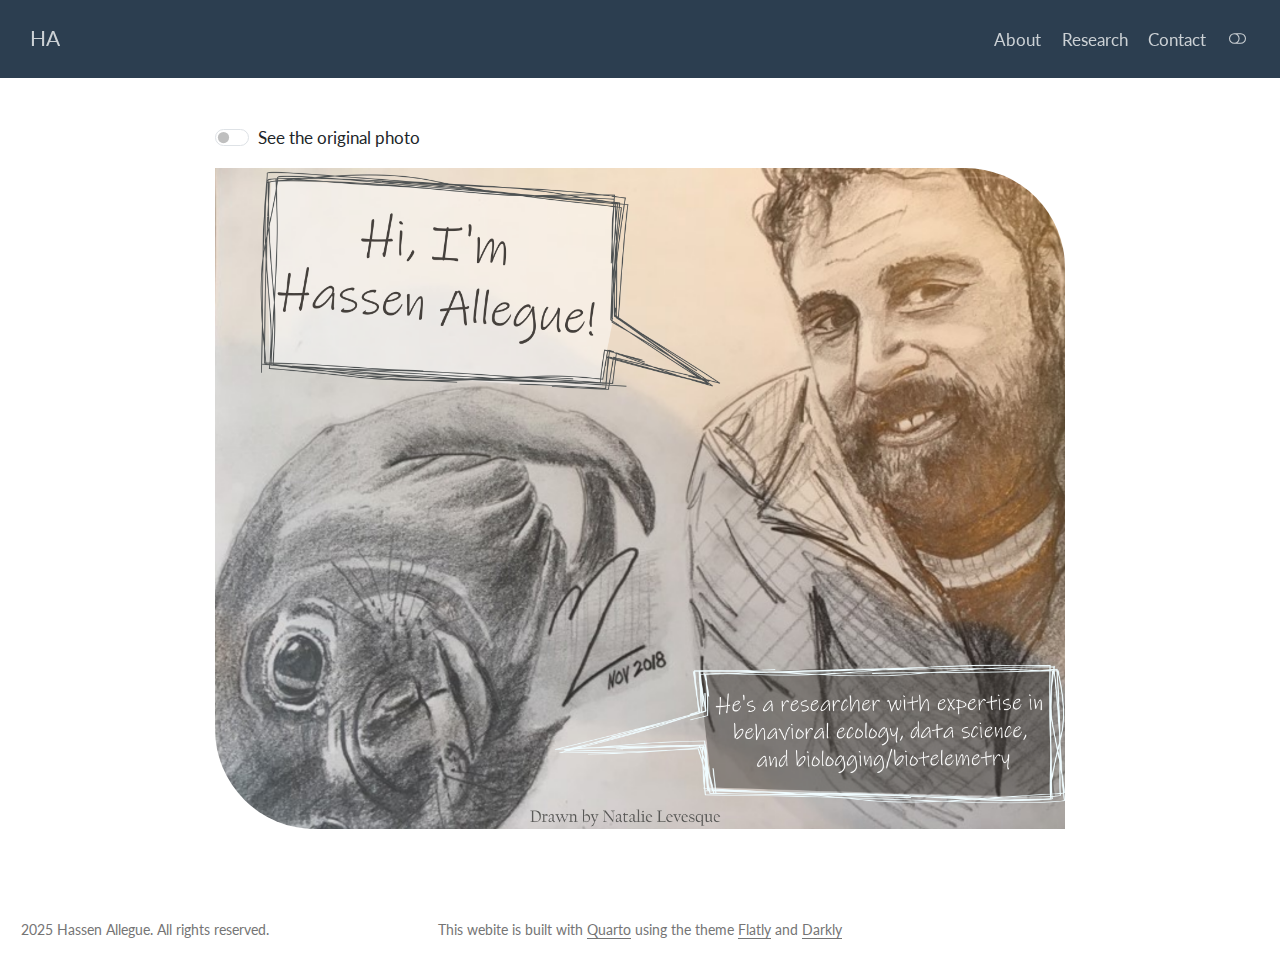
<file: docs/index.html>
<!DOCTYPE html>
<html xmlns="http://www.w3.org/1999/xhtml" lang="en" xml:lang="en"><head>

<meta charset="utf-8">
<meta name="generator" content="quarto-1.6.40">

<meta name="viewport" content="width=device-width, initial-scale=1.0, user-scalable=yes">


<title>HA</title>
<style>
code{white-space: pre-wrap;}
span.smallcaps{font-variant: small-caps;}
div.columns{display: flex; gap: min(4vw, 1.5em);}
div.column{flex: auto; overflow-x: auto;}
div.hanging-indent{margin-left: 1.5em; text-indent: -1.5em;}
ul.task-list{list-style: none;}
ul.task-list li input[type="checkbox"] {
  width: 0.8em;
  margin: 0 0.8em 0.2em -1em; /* quarto-specific, see https://github.com/quarto-dev/quarto-cli/issues/4556 */ 
  vertical-align: middle;
}
</style>


<script src="site_libs/quarto-nav/quarto-nav.js"></script>
<script src="site_libs/quarto-nav/headroom.min.js"></script>
<script src="site_libs/clipboard/clipboard.min.js"></script>
<script src="site_libs/quarto-search/autocomplete.umd.js"></script>
<script src="site_libs/quarto-search/fuse.min.js"></script>
<script src="site_libs/quarto-search/quarto-search.js"></script>
<meta name="quarto:offset" content="./">
<link href="./assets/images/favicon.png" rel="icon" type="image/png">
<script src="site_libs/quarto-html/quarto.js"></script>
<script src="site_libs/quarto-html/popper.min.js"></script>
<script src="site_libs/quarto-html/tippy.umd.min.js"></script>
<script src="site_libs/quarto-html/anchor.min.js"></script>
<link href="site_libs/quarto-html/tippy.css" rel="stylesheet">
<link href="site_libs/quarto-html/quarto-syntax-highlighting-549806ee2085284f45b00abea8c6df48.css" rel="stylesheet" class="quarto-color-scheme" id="quarto-text-highlighting-styles">
<link href="site_libs/quarto-html/quarto-syntax-highlighting-dark-8ea72dc5fed832574809a9c94082fbbb.css" rel="prefetch" class="quarto-color-scheme quarto-color-alternate" id="quarto-text-highlighting-styles">
<script src="site_libs/bootstrap/bootstrap.min.js"></script>
<link href="site_libs/bootstrap/bootstrap-icons.css" rel="stylesheet">
<link href="site_libs/bootstrap/bootstrap-19aea259406d59f76064878c23633a86.min.css" rel="stylesheet" append-hash="true" class="quarto-color-scheme" id="quarto-bootstrap" data-mode="light">
<link href="site_libs/bootstrap/bootstrap-dark-d047dd8dcc28c0283f107a339ec9c59d.min.css" rel="prefetch" append-hash="true" class="quarto-color-scheme quarto-color-alternate" id="quarto-bootstrap" data-mode="dark">
<script src="site_libs/quarto-contrib/iconify-2.1.0/iconify-icon.min.js"></script>
<script id="quarto-search-options" type="application/json">{
  "location": "navbar",
  "copy-button": false,
  "collapse-after": 3,
  "panel-placement": "end",
  "type": "overlay",
  "limit": 50,
  "keyboard-shortcut": [
    "f",
    "/",
    "s"
  ],
  "show-item-context": false,
  "language": {
    "search-no-results-text": "No results",
    "search-matching-documents-text": "matching documents",
    "search-copy-link-title": "Copy link to search",
    "search-hide-matches-text": "Hide additional matches",
    "search-more-match-text": "more match in this document",
    "search-more-matches-text": "more matches in this document",
    "search-clear-button-title": "Clear",
    "search-text-placeholder": "",
    "search-detached-cancel-button-title": "Cancel",
    "search-submit-button-title": "Submit",
    "search-label": "Search"
  }
}</script>
<script src="./scripts/homepage.js"></script>


<link rel="stylesheet" href="styles.css">
</head>

<body class="nav-fixed">

<div id="quarto-search-results"></div>
  <header id="quarto-header" class="headroom fixed-top">
    <nav class="navbar navbar-expand-lg " data-bs-theme="dark">
      <div class="navbar-container container-fluid">
      <div class="navbar-brand-container mx-auto">
    <a class="navbar-brand" href="./index.html">
    <span class="navbar-title">HA</span>
    </a>
  </div>
          <button class="navbar-toggler" type="button" data-bs-toggle="collapse" data-bs-target="#navbarCollapse" aria-controls="navbarCollapse" role="menu" aria-expanded="false" aria-label="Toggle navigation" onclick="if (window.quartoToggleHeadroom) { window.quartoToggleHeadroom(); }">
  <span class="navbar-toggler-icon"></span>
</button>
          <div class="collapse navbar-collapse" id="navbarCollapse">
            <ul class="navbar-nav navbar-nav-scroll ms-auto">
  <li class="nav-item">
    <a class="nav-link" href="./about.html"> 
<span class="menu-text">About</span></a>
  </li>  
  <li class="nav-item">
    <a class="nav-link" href="./research.html"> 
<span class="menu-text">Research</span></a>
  </li>  
  <li class="nav-item">
    <a class="nav-link" href="./contact.html"> 
<span class="menu-text">Contact</span></a>
  </li>  
</ul>
              <div class="quarto-navbar-tools">
  <a href="" class="quarto-color-scheme-toggle quarto-navigation-tool  px-1" onclick="window.quartoToggleColorScheme(); return false;" title="Toggle dark mode"><i class="bi"></i></a>
</div>
          </div> <!-- /navcollapse -->
      </div> <!-- /container-fluid -->
    </nav>
</header>
<!-- content -->
<div id="quarto-content" class="quarto-container page-columns page-rows-contents page-layout-article page-navbar">
<!-- sidebar -->
<!-- margin-sidebar -->
    <div id="quarto-margin-sidebar" class="sidebar margin-sidebar zindex-bottom">
        
    </div>
<!-- main -->
<main class="content" id="quarto-document-content"><header id="title-block-header" class="quarto-title-block"></header>




<div class="form-check form-switch">
<p><label for="flexSwitchCheckDefault" class="toggle-label">See the original photo</label> <input class="form-check-input" type="checkbox" role="switch" id="flexSwitchCheckDefault"></p>
</div>
<div id="image-container" class="homepage-image">

</div>



</main> <!-- /main -->
<script id="quarto-html-after-body" type="application/javascript">
window.document.addEventListener("DOMContentLoaded", function (event) {
  const toggleBodyColorMode = (bsSheetEl) => {
    const mode = bsSheetEl.getAttribute("data-mode");
    const bodyEl = window.document.querySelector("body");
    if (mode === "dark") {
      bodyEl.classList.add("quarto-dark");
      bodyEl.classList.remove("quarto-light");
    } else {
      bodyEl.classList.add("quarto-light");
      bodyEl.classList.remove("quarto-dark");
    }
  }
  const toggleBodyColorPrimary = () => {
    const bsSheetEl = window.document.querySelector("link#quarto-bootstrap");
    if (bsSheetEl) {
      toggleBodyColorMode(bsSheetEl);
    }
  }
  toggleBodyColorPrimary();  
  const disableStylesheet = (stylesheets) => {
    for (let i=0; i < stylesheets.length; i++) {
      const stylesheet = stylesheets[i];
      stylesheet.rel = 'prefetch';
    }
  }
  const enableStylesheet = (stylesheets) => {
    for (let i=0; i < stylesheets.length; i++) {
      const stylesheet = stylesheets[i];
      stylesheet.rel = 'stylesheet';
    }
  }
  const manageTransitions = (selector, allowTransitions) => {
    const els = window.document.querySelectorAll(selector);
    for (let i=0; i < els.length; i++) {
      const el = els[i];
      if (allowTransitions) {
        el.classList.remove('notransition');
      } else {
        el.classList.add('notransition');
      }
    }
  }
  const toggleGiscusIfUsed = (isAlternate, darkModeDefault) => {
    const baseTheme = document.querySelector('#giscus-base-theme')?.value ?? 'light';
    const alternateTheme = document.querySelector('#giscus-alt-theme')?.value ?? 'dark';
    let newTheme = '';
    if(darkModeDefault) {
      newTheme = isAlternate ? baseTheme : alternateTheme;
    } else {
      newTheme = isAlternate ? alternateTheme : baseTheme;
    }
    const changeGiscusTheme = () => {
      // From: https://github.com/giscus/giscus/issues/336
      const sendMessage = (message) => {
        const iframe = document.querySelector('iframe.giscus-frame');
        if (!iframe) return;
        iframe.contentWindow.postMessage({ giscus: message }, 'https://giscus.app');
      }
      sendMessage({
        setConfig: {
          theme: newTheme
        }
      });
    }
    const isGiscussLoaded = window.document.querySelector('iframe.giscus-frame') !== null;
    if (isGiscussLoaded) {
      changeGiscusTheme();
    }
  }
  const toggleColorMode = (alternate) => {
    // Switch the stylesheets
    const alternateStylesheets = window.document.querySelectorAll('link.quarto-color-scheme.quarto-color-alternate');
    manageTransitions('#quarto-margin-sidebar .nav-link', false);
    if (alternate) {
      enableStylesheet(alternateStylesheets);
      for (const sheetNode of alternateStylesheets) {
        if (sheetNode.id === "quarto-bootstrap") {
          toggleBodyColorMode(sheetNode);
        }
      }
    } else {
      disableStylesheet(alternateStylesheets);
      toggleBodyColorPrimary();
    }
    manageTransitions('#quarto-margin-sidebar .nav-link', true);
    // Switch the toggles
    const toggles = window.document.querySelectorAll('.quarto-color-scheme-toggle');
    for (let i=0; i < toggles.length; i++) {
      const toggle = toggles[i];
      if (toggle) {
        if (alternate) {
          toggle.classList.add("alternate");     
        } else {
          toggle.classList.remove("alternate");
        }
      }
    }
    // Hack to workaround the fact that safari doesn't
    // properly recolor the scrollbar when toggling (#1455)
    if (navigator.userAgent.indexOf('Safari') > 0 && navigator.userAgent.indexOf('Chrome') == -1) {
      manageTransitions("body", false);
      window.scrollTo(0, 1);
      setTimeout(() => {
        window.scrollTo(0, 0);
        manageTransitions("body", true);
      }, 40);  
    }
  }
  const isFileUrl = () => { 
    return window.location.protocol === 'file:';
  }
  const hasAlternateSentinel = () => {  
    let styleSentinel = getColorSchemeSentinel();
    if (styleSentinel !== null) {
      return styleSentinel === "alternate";
    } else {
      return false;
    }
  }
  const setStyleSentinel = (alternate) => {
    const value = alternate ? "alternate" : "default";
    if (!isFileUrl()) {
      window.localStorage.setItem("quarto-color-scheme", value);
    } else {
      localAlternateSentinel = value;
    }
  }
  const getColorSchemeSentinel = () => {
    if (!isFileUrl()) {
      const storageValue = window.localStorage.getItem("quarto-color-scheme");
      return storageValue != null ? storageValue : localAlternateSentinel;
    } else {
      return localAlternateSentinel;
    }
  }
  const darkModeDefault = false;
  let localAlternateSentinel = darkModeDefault ? 'alternate' : 'default';
  // Dark / light mode switch
  window.quartoToggleColorScheme = () => {
    // Read the current dark / light value 
    let toAlternate = !hasAlternateSentinel();
    toggleColorMode(toAlternate);
    setStyleSentinel(toAlternate);
    toggleGiscusIfUsed(toAlternate, darkModeDefault);
  };
  // Ensure there is a toggle, if there isn't float one in the top right
  if (window.document.querySelector('.quarto-color-scheme-toggle') === null) {
    const a = window.document.createElement('a');
    a.classList.add('top-right');
    a.classList.add('quarto-color-scheme-toggle');
    a.href = "";
    a.onclick = function() { try { window.quartoToggleColorScheme(); } catch {} return false; };
    const i = window.document.createElement("i");
    i.classList.add('bi');
    a.appendChild(i);
    window.document.body.appendChild(a);
  }
  // Switch to dark mode if need be
  if (hasAlternateSentinel()) {
    toggleColorMode(true);
  } else {
    toggleColorMode(false);
  }
  const icon = "";
  const anchorJS = new window.AnchorJS();
  anchorJS.options = {
    placement: 'right',
    icon: icon
  };
  anchorJS.add('.anchored');
  const isCodeAnnotation = (el) => {
    for (const clz of el.classList) {
      if (clz.startsWith('code-annotation-')) {                     
        return true;
      }
    }
    return false;
  }
  const onCopySuccess = function(e) {
    // button target
    const button = e.trigger;
    // don't keep focus
    button.blur();
    // flash "checked"
    button.classList.add('code-copy-button-checked');
    var currentTitle = button.getAttribute("title");
    button.setAttribute("title", "Copied!");
    let tooltip;
    if (window.bootstrap) {
      button.setAttribute("data-bs-toggle", "tooltip");
      button.setAttribute("data-bs-placement", "left");
      button.setAttribute("data-bs-title", "Copied!");
      tooltip = new bootstrap.Tooltip(button, 
        { trigger: "manual", 
          customClass: "code-copy-button-tooltip",
          offset: [0, -8]});
      tooltip.show();    
    }
    setTimeout(function() {
      if (tooltip) {
        tooltip.hide();
        button.removeAttribute("data-bs-title");
        button.removeAttribute("data-bs-toggle");
        button.removeAttribute("data-bs-placement");
      }
      button.setAttribute("title", currentTitle);
      button.classList.remove('code-copy-button-checked');
    }, 1000);
    // clear code selection
    e.clearSelection();
  }
  const getTextToCopy = function(trigger) {
      const codeEl = trigger.previousElementSibling.cloneNode(true);
      for (const childEl of codeEl.children) {
        if (isCodeAnnotation(childEl)) {
          childEl.remove();
        }
      }
      return codeEl.innerText;
  }
  const clipboard = new window.ClipboardJS('.code-copy-button:not([data-in-quarto-modal])', {
    text: getTextToCopy
  });
  clipboard.on('success', onCopySuccess);
  if (window.document.getElementById('quarto-embedded-source-code-modal')) {
    const clipboardModal = new window.ClipboardJS('.code-copy-button[data-in-quarto-modal]', {
      text: getTextToCopy,
      container: window.document.getElementById('quarto-embedded-source-code-modal')
    });
    clipboardModal.on('success', onCopySuccess);
  }
    var localhostRegex = new RegExp(/^(?:http|https):\/\/localhost\:?[0-9]*\//);
    var mailtoRegex = new RegExp(/^mailto:/);
      var filterRegex = new RegExp('/' + window.location.host + '/');
    var isInternal = (href) => {
        return filterRegex.test(href) || localhostRegex.test(href) || mailtoRegex.test(href);
    }
    // Inspect non-navigation links and adorn them if external
 	var links = window.document.querySelectorAll('a[href]:not(.nav-link):not(.navbar-brand):not(.toc-action):not(.sidebar-link):not(.sidebar-item-toggle):not(.pagination-link):not(.no-external):not([aria-hidden]):not(.dropdown-item):not(.quarto-navigation-tool):not(.about-link)');
    for (var i=0; i<links.length; i++) {
      const link = links[i];
      if (!isInternal(link.href)) {
        // undo the damage that might have been done by quarto-nav.js in the case of
        // links that we want to consider external
        if (link.dataset.originalHref !== undefined) {
          link.href = link.dataset.originalHref;
        }
      }
    }
  function tippyHover(el, contentFn, onTriggerFn, onUntriggerFn) {
    const config = {
      allowHTML: true,
      maxWidth: 500,
      delay: 100,
      arrow: false,
      appendTo: function(el) {
          return el.parentElement;
      },
      interactive: true,
      interactiveBorder: 10,
      theme: 'quarto',
      placement: 'bottom-start',
    };
    if (contentFn) {
      config.content = contentFn;
    }
    if (onTriggerFn) {
      config.onTrigger = onTriggerFn;
    }
    if (onUntriggerFn) {
      config.onUntrigger = onUntriggerFn;
    }
    window.tippy(el, config); 
  }
  const noterefs = window.document.querySelectorAll('a[role="doc-noteref"]');
  for (var i=0; i<noterefs.length; i++) {
    const ref = noterefs[i];
    tippyHover(ref, function() {
      // use id or data attribute instead here
      let href = ref.getAttribute('data-footnote-href') || ref.getAttribute('href');
      try { href = new URL(href).hash; } catch {}
      const id = href.replace(/^#\/?/, "");
      const note = window.document.getElementById(id);
      if (note) {
        return note.innerHTML;
      } else {
        return "";
      }
    });
  }
  const xrefs = window.document.querySelectorAll('a.quarto-xref');
  const processXRef = (id, note) => {
    // Strip column container classes
    const stripColumnClz = (el) => {
      el.classList.remove("page-full", "page-columns");
      if (el.children) {
        for (const child of el.children) {
          stripColumnClz(child);
        }
      }
    }
    stripColumnClz(note)
    if (id === null || id.startsWith('sec-')) {
      // Special case sections, only their first couple elements
      const container = document.createElement("div");
      if (note.children && note.children.length > 2) {
        container.appendChild(note.children[0].cloneNode(true));
        for (let i = 1; i < note.children.length; i++) {
          const child = note.children[i];
          if (child.tagName === "P" && child.innerText === "") {
            continue;
          } else {
            container.appendChild(child.cloneNode(true));
            break;
          }
        }
        if (window.Quarto?.typesetMath) {
          window.Quarto.typesetMath(container);
        }
        return container.innerHTML
      } else {
        if (window.Quarto?.typesetMath) {
          window.Quarto.typesetMath(note);
        }
        return note.innerHTML;
      }
    } else {
      // Remove any anchor links if they are present
      const anchorLink = note.querySelector('a.anchorjs-link');
      if (anchorLink) {
        anchorLink.remove();
      }
      if (window.Quarto?.typesetMath) {
        window.Quarto.typesetMath(note);
      }
      if (note.classList.contains("callout")) {
        return note.outerHTML;
      } else {
        return note.innerHTML;
      }
    }
  }
  for (var i=0; i<xrefs.length; i++) {
    const xref = xrefs[i];
    tippyHover(xref, undefined, function(instance) {
      instance.disable();
      let url = xref.getAttribute('href');
      let hash = undefined; 
      if (url.startsWith('#')) {
        hash = url;
      } else {
        try { hash = new URL(url).hash; } catch {}
      }
      if (hash) {
        const id = hash.replace(/^#\/?/, "");
        const note = window.document.getElementById(id);
        if (note !== null) {
          try {
            const html = processXRef(id, note.cloneNode(true));
            instance.setContent(html);
          } finally {
            instance.enable();
            instance.show();
          }
        } else {
          // See if we can fetch this
          fetch(url.split('#')[0])
          .then(res => res.text())
          .then(html => {
            const parser = new DOMParser();
            const htmlDoc = parser.parseFromString(html, "text/html");
            const note = htmlDoc.getElementById(id);
            if (note !== null) {
              const html = processXRef(id, note);
              instance.setContent(html);
            } 
          }).finally(() => {
            instance.enable();
            instance.show();
          });
        }
      } else {
        // See if we can fetch a full url (with no hash to target)
        // This is a special case and we should probably do some content thinning / targeting
        fetch(url)
        .then(res => res.text())
        .then(html => {
          const parser = new DOMParser();
          const htmlDoc = parser.parseFromString(html, "text/html");
          const note = htmlDoc.querySelector('main.content');
          if (note !== null) {
            // This should only happen for chapter cross references
            // (since there is no id in the URL)
            // remove the first header
            if (note.children.length > 0 && note.children[0].tagName === "HEADER") {
              note.children[0].remove();
            }
            const html = processXRef(null, note);
            instance.setContent(html);
          } 
        }).finally(() => {
          instance.enable();
          instance.show();
        });
      }
    }, function(instance) {
    });
  }
      let selectedAnnoteEl;
      const selectorForAnnotation = ( cell, annotation) => {
        let cellAttr = 'data-code-cell="' + cell + '"';
        let lineAttr = 'data-code-annotation="' +  annotation + '"';
        const selector = 'span[' + cellAttr + '][' + lineAttr + ']';
        return selector;
      }
      const selectCodeLines = (annoteEl) => {
        const doc = window.document;
        const targetCell = annoteEl.getAttribute("data-target-cell");
        const targetAnnotation = annoteEl.getAttribute("data-target-annotation");
        const annoteSpan = window.document.querySelector(selectorForAnnotation(targetCell, targetAnnotation));
        const lines = annoteSpan.getAttribute("data-code-lines").split(",");
        const lineIds = lines.map((line) => {
          return targetCell + "-" + line;
        })
        let top = null;
        let height = null;
        let parent = null;
        if (lineIds.length > 0) {
            //compute the position of the single el (top and bottom and make a div)
            const el = window.document.getElementById(lineIds[0]);
            top = el.offsetTop;
            height = el.offsetHeight;
            parent = el.parentElement.parentElement;
          if (lineIds.length > 1) {
            const lastEl = window.document.getElementById(lineIds[lineIds.length - 1]);
            const bottom = lastEl.offsetTop + lastEl.offsetHeight;
            height = bottom - top;
          }
          if (top !== null && height !== null && parent !== null) {
            // cook up a div (if necessary) and position it 
            let div = window.document.getElementById("code-annotation-line-highlight");
            if (div === null) {
              div = window.document.createElement("div");
              div.setAttribute("id", "code-annotation-line-highlight");
              div.style.position = 'absolute';
              parent.appendChild(div);
            }
            div.style.top = top - 2 + "px";
            div.style.height = height + 4 + "px";
            div.style.left = 0;
            let gutterDiv = window.document.getElementById("code-annotation-line-highlight-gutter");
            if (gutterDiv === null) {
              gutterDiv = window.document.createElement("div");
              gutterDiv.setAttribute("id", "code-annotation-line-highlight-gutter");
              gutterDiv.style.position = 'absolute';
              const codeCell = window.document.getElementById(targetCell);
              const gutter = codeCell.querySelector('.code-annotation-gutter');
              gutter.appendChild(gutterDiv);
            }
            gutterDiv.style.top = top - 2 + "px";
            gutterDiv.style.height = height + 4 + "px";
          }
          selectedAnnoteEl = annoteEl;
        }
      };
      const unselectCodeLines = () => {
        const elementsIds = ["code-annotation-line-highlight", "code-annotation-line-highlight-gutter"];
        elementsIds.forEach((elId) => {
          const div = window.document.getElementById(elId);
          if (div) {
            div.remove();
          }
        });
        selectedAnnoteEl = undefined;
      };
        // Handle positioning of the toggle
    window.addEventListener(
      "resize",
      throttle(() => {
        elRect = undefined;
        if (selectedAnnoteEl) {
          selectCodeLines(selectedAnnoteEl);
        }
      }, 10)
    );
    function throttle(fn, ms) {
    let throttle = false;
    let timer;
      return (...args) => {
        if(!throttle) { // first call gets through
            fn.apply(this, args);
            throttle = true;
        } else { // all the others get throttled
            if(timer) clearTimeout(timer); // cancel #2
            timer = setTimeout(() => {
              fn.apply(this, args);
              timer = throttle = false;
            }, ms);
        }
      };
    }
      // Attach click handler to the DT
      const annoteDls = window.document.querySelectorAll('dt[data-target-cell]');
      for (const annoteDlNode of annoteDls) {
        annoteDlNode.addEventListener('click', (event) => {
          const clickedEl = event.target;
          if (clickedEl !== selectedAnnoteEl) {
            unselectCodeLines();
            const activeEl = window.document.querySelector('dt[data-target-cell].code-annotation-active');
            if (activeEl) {
              activeEl.classList.remove('code-annotation-active');
            }
            selectCodeLines(clickedEl);
            clickedEl.classList.add('code-annotation-active');
          } else {
            // Unselect the line
            unselectCodeLines();
            clickedEl.classList.remove('code-annotation-active');
          }
        });
      }
  const findCites = (el) => {
    const parentEl = el.parentElement;
    if (parentEl) {
      const cites = parentEl.dataset.cites;
      if (cites) {
        return {
          el,
          cites: cites.split(' ')
        };
      } else {
        return findCites(el.parentElement)
      }
    } else {
      return undefined;
    }
  };
  var bibliorefs = window.document.querySelectorAll('a[role="doc-biblioref"]');
  for (var i=0; i<bibliorefs.length; i++) {
    const ref = bibliorefs[i];
    const citeInfo = findCites(ref);
    if (citeInfo) {
      tippyHover(citeInfo.el, function() {
        var popup = window.document.createElement('div');
        citeInfo.cites.forEach(function(cite) {
          var citeDiv = window.document.createElement('div');
          citeDiv.classList.add('hanging-indent');
          citeDiv.classList.add('csl-entry');
          var biblioDiv = window.document.getElementById('ref-' + cite);
          if (biblioDiv) {
            citeDiv.innerHTML = biblioDiv.innerHTML;
          }
          popup.appendChild(citeDiv);
        });
        return popup.innerHTML;
      });
    }
  }
});
</script>
</div> <!-- /content -->
<footer class="footer">
  <div class="nav-footer">
    <div class="nav-footer-left">
<p><iconify-icon role="img" inline="" icon="fa6-regular:copyright" aria-label="Icon copyright from fa6-regular Iconify.design set." title="Icon copyright from fa6-regular Iconify.design set."></iconify-icon> 2025 Hassen Allegue. All rights reserved.</p>
</div>   
    <div class="nav-footer-center">
<p>This webite is built with <a href="https://quarto.org/" target="_blank">Quarto</a> using the theme <a href="https://bootswatch.com/flatly/" target="_blank">Flatly</a> and <a href="https://bootswatch.com/darkly/" target="_blank">Darkly</a></p>
</div>
    <div class="nav-footer-right">
      <ul class="footer-items list-unstyled">
    <li class="nav-item">
    <a class="nav-link" href="https://github.com/hallegue" target="_blank">
<p><iconify-icon role="img" inline="" icon="fa6-brands:github" aria-label="Icon github from fa6-brands Iconify.design set." title="Icon github from fa6-brands Iconify.design set."></iconify-icon></p>
</a>
  </li>  
    <li class="nav-item">
    <a class="nav-link" href="https://www.linkedin.com/in/hassen-allegue-64974168/" target="_blank">
<p><iconify-icon role="img" inline="" icon="fa6-brands:linkedin-in" aria-label="Icon linkedin-in from fa6-brands Iconify.design set." title="Icon linkedin-in from fa6-brands Iconify.design set."></iconify-icon></p>
</a>
  </li>  
    <li class="nav-item">
    <a class="nav-link" href="https://bsky.app/profile/hallegue.bsky.social" target="_blank">
<p><iconify-icon role="img" inline="" icon="fa6-brands:bluesky" aria-label="Icon bluesky from fa6-brands Iconify.design set." title="Icon bluesky from fa6-brands Iconify.design set."></iconify-icon></p>
</a>
  </li>  
    <li class="nav-item">
    <a class="nav-link" href="https://orcid.org/0000-0001-9357-9151" target="_blank">
<p><iconify-icon role="img" inline="" icon="fa6-brands:orcid" aria-label="Icon orcid from fa6-brands Iconify.design set." title="Icon orcid from fa6-brands Iconify.design set."></iconify-icon></p>
</a>
  </li>  
    <li class="nav-item">
    <a class="nav-link" href="https://www.researchgate.net/profile/Hassen-Allegue" target="_blank">
<p><iconify-icon role="img" inline="" icon="academicons:researchgate" aria-label="Icon researchgate from academicons Iconify.design set." title="Icon researchgate from academicons Iconify.design set."></iconify-icon></p>
</a>
  </li>  
    <li class="nav-item">
    <a class="nav-link" href="https://scholar.google.co.in/citations?hl=en&amp;user=fRjVzY4AAAAJ" target="_blank">
<p><iconify-icon role="img" inline="" icon="fa6-brands:google-scholar" aria-label="Icon google-scholar from fa6-brands Iconify.design set." title="Icon google-scholar from fa6-brands Iconify.design set."></iconify-icon></p>
</a>
  </li>  
</ul>
    </div>
  </div>
</footer>




</body></html>
</file>
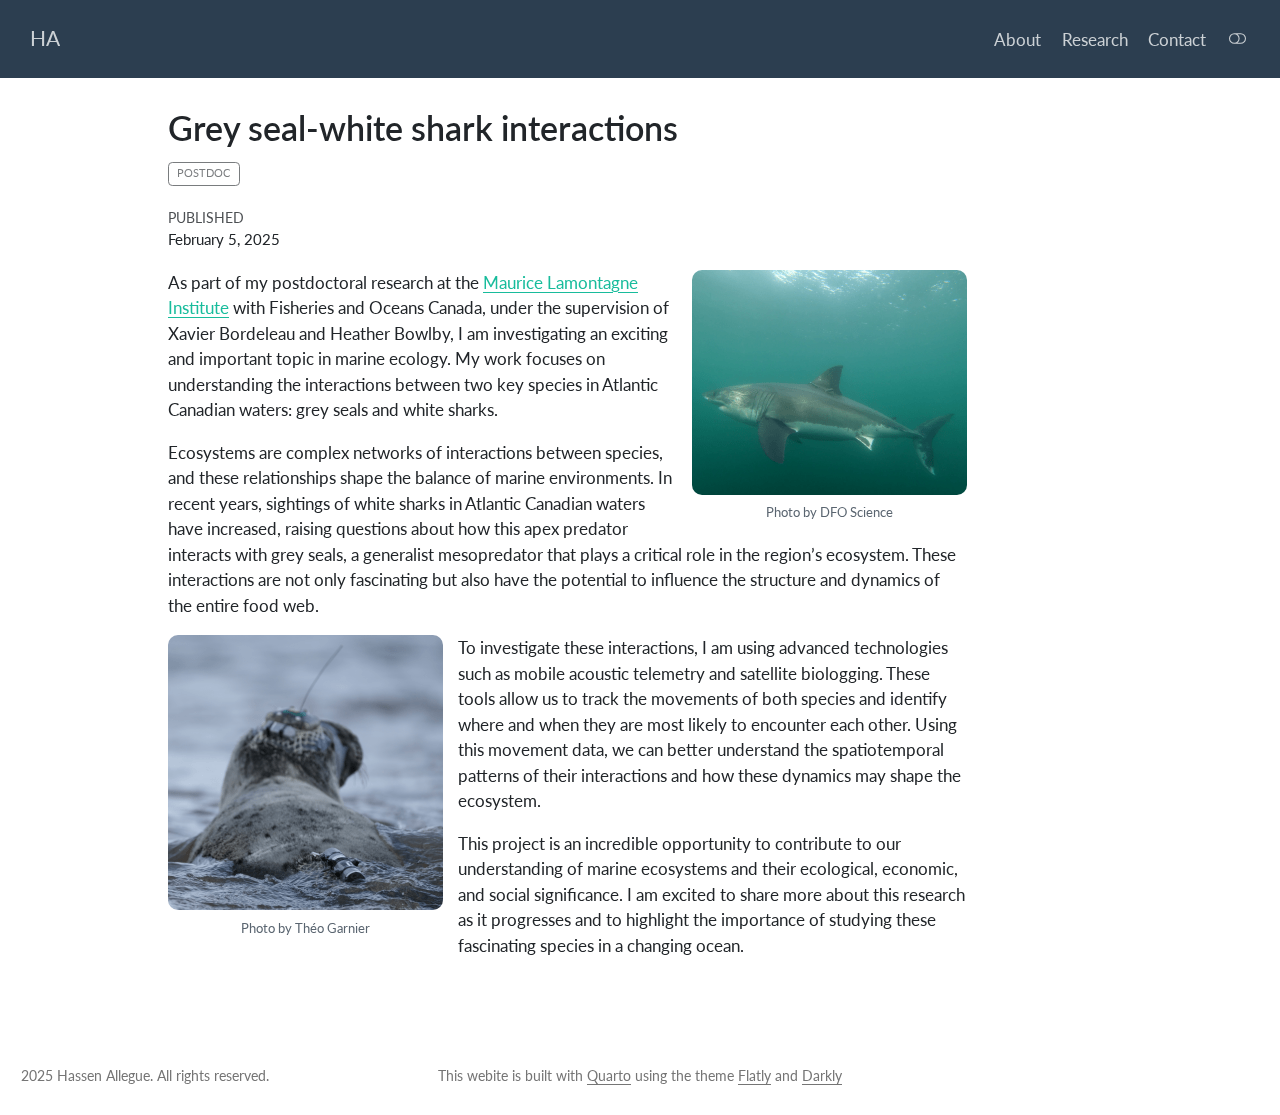
<file: docs/listings/current_research/white_shark_grey_seal_interaction.html>
<!DOCTYPE html>
<html xmlns="http://www.w3.org/1999/xhtml" lang="en" xml:lang="en"><head>

<meta charset="utf-8">
<meta name="generator" content="quarto-1.6.40">

<meta name="viewport" content="width=device-width, initial-scale=1.0, user-scalable=yes">

<meta name="dcterms.date" content="2025-02-05">

<title>Grey seal-white shark interactions – HA</title>
<style>
code{white-space: pre-wrap;}
span.smallcaps{font-variant: small-caps;}
div.columns{display: flex; gap: min(4vw, 1.5em);}
div.column{flex: auto; overflow-x: auto;}
div.hanging-indent{margin-left: 1.5em; text-indent: -1.5em;}
ul.task-list{list-style: none;}
ul.task-list li input[type="checkbox"] {
  width: 0.8em;
  margin: 0 0.8em 0.2em -1em; /* quarto-specific, see https://github.com/quarto-dev/quarto-cli/issues/4556 */ 
  vertical-align: middle;
}
</style>


<script src="../../site_libs/quarto-nav/quarto-nav.js"></script>
<script src="../../site_libs/quarto-nav/headroom.min.js"></script>
<script src="../../site_libs/clipboard/clipboard.min.js"></script>
<script src="../../site_libs/quarto-search/autocomplete.umd.js"></script>
<script src="../../site_libs/quarto-search/fuse.min.js"></script>
<script src="../../site_libs/quarto-search/quarto-search.js"></script>
<meta name="quarto:offset" content="../../">
<link href="../../assets/images/favicon.png" rel="icon" type="image/png">
<script src="../../site_libs/quarto-html/quarto.js"></script>
<script src="../../site_libs/quarto-html/popper.min.js"></script>
<script src="../../site_libs/quarto-html/tippy.umd.min.js"></script>
<script src="../../site_libs/quarto-html/anchor.min.js"></script>
<link href="../../site_libs/quarto-html/tippy.css" rel="stylesheet">
<link href="../../site_libs/quarto-html/quarto-syntax-highlighting-549806ee2085284f45b00abea8c6df48.css" rel="stylesheet" class="quarto-color-scheme" id="quarto-text-highlighting-styles">
<link href="../../site_libs/quarto-html/quarto-syntax-highlighting-dark-8ea72dc5fed832574809a9c94082fbbb.css" rel="prefetch" class="quarto-color-scheme quarto-color-alternate" id="quarto-text-highlighting-styles">
<script src="../../site_libs/bootstrap/bootstrap.min.js"></script>
<link href="../../site_libs/bootstrap/bootstrap-icons.css" rel="stylesheet">
<link href="../../site_libs/bootstrap/bootstrap-1a79fd06cfe4286586da36d8410200c3.min.css" rel="stylesheet" append-hash="true" class="quarto-color-scheme" id="quarto-bootstrap" data-mode="light">
<link href="../../site_libs/bootstrap/bootstrap-dark-d750889642a5a05e2556b0cc41f005dc.min.css" rel="prefetch" append-hash="true" class="quarto-color-scheme quarto-color-alternate" id="quarto-bootstrap" data-mode="dark">
<script src="../../site_libs/quarto-contrib/iconify-2.1.0/iconify-icon.min.js"></script>
<script id="quarto-search-options" type="application/json">{
  "location": "navbar",
  "copy-button": false,
  "collapse-after": 3,
  "panel-placement": "end",
  "type": "overlay",
  "limit": 50,
  "keyboard-shortcut": [
    "f",
    "/",
    "s"
  ],
  "show-item-context": false,
  "language": {
    "search-no-results-text": "No results",
    "search-matching-documents-text": "matching documents",
    "search-copy-link-title": "Copy link to search",
    "search-hide-matches-text": "Hide additional matches",
    "search-more-match-text": "more match in this document",
    "search-more-matches-text": "more matches in this document",
    "search-clear-button-title": "Clear",
    "search-text-placeholder": "",
    "search-detached-cancel-button-title": "Cancel",
    "search-submit-button-title": "Submit",
    "search-label": "Search"
  }
}</script>


<link rel="stylesheet" href="../../styles.css">
</head>

<body class="nav-fixed">

<div id="quarto-search-results"></div>
  <header id="quarto-header" class="headroom fixed-top">
    <nav class="navbar navbar-expand-lg " data-bs-theme="dark">
      <div class="navbar-container container-fluid">
      <div class="navbar-brand-container mx-auto">
    <a class="navbar-brand" href="../../index.html">
    <span class="navbar-title">HA</span>
    </a>
  </div>
          <button class="navbar-toggler" type="button" data-bs-toggle="collapse" data-bs-target="#navbarCollapse" aria-controls="navbarCollapse" role="menu" aria-expanded="false" aria-label="Toggle navigation" onclick="if (window.quartoToggleHeadroom) { window.quartoToggleHeadroom(); }">
  <span class="navbar-toggler-icon"></span>
</button>
          <div class="collapse navbar-collapse" id="navbarCollapse">
            <ul class="navbar-nav navbar-nav-scroll ms-auto">
  <li class="nav-item">
    <a class="nav-link" href="../../about.html"> 
<span class="menu-text">About</span></a>
  </li>  
  <li class="nav-item">
    <a class="nav-link" href="../../research.html"> 
<span class="menu-text">Research</span></a>
  </li>  
  <li class="nav-item">
    <a class="nav-link" href="../../contact.html"> 
<span class="menu-text">Contact</span></a>
  </li>  
</ul>
              <div class="quarto-navbar-tools">
  <a href="" class="quarto-color-scheme-toggle quarto-navigation-tool  px-1" onclick="window.quartoToggleColorScheme(); return false;" title="Toggle dark mode"><i class="bi"></i></a>
</div>
          </div> <!-- /navcollapse -->
      </div> <!-- /container-fluid -->
    </nav>
</header>
<!-- content -->
<div id="quarto-content" class="quarto-container page-columns page-rows-contents page-layout-article page-navbar">
<!-- sidebar -->
<!-- margin-sidebar -->
    <div id="quarto-margin-sidebar" class="sidebar margin-sidebar zindex-bottom">
        
    </div>
<!-- main -->
<main class="content" id="quarto-document-content">

<header id="title-block-header" class="quarto-title-block default">
<div class="quarto-title">
<h1 class="title">Grey seal-white shark interactions</h1>
  <div class="quarto-categories">
    <div class="quarto-category">Postdoc</div>
  </div>
  </div>



<div class="quarto-title-meta">

    
    <div>
    <div class="quarto-title-meta-heading">Published</div>
    <div class="quarto-title-meta-contents">
      <p class="date">February 5, 2025</p>
    </div>
  </div>
  
    
  </div>
  


</header>


<figure class="post-figure float-end figure">
<img src="../../assets/images/posts/white_shark_grey_seal_interaction/shark_side_tag.png" class="round figure-img">
<figcaption>
Photo by DFO Science
</figcaption>
</figure>
<p>As part of my postdoctoral research at the <a href="https://www.qc.dfo-mpo.gc.ca/en/maurice-lamontagne-institute" class="uri" target="_blank">Maurice Lamontagne Institute</a> with Fisheries and Oceans Canada, under the supervision of Xavier Bordeleau and Heather Bowlby, I am investigating an exciting and important topic in marine ecology. My work focuses on understanding the interactions between two key species in Atlantic Canadian waters: grey seals and white sharks.</p>
<p>Ecosystems are complex networks of interactions between species, and these relationships shape the balance of marine environments. In recent years, sightings of white sharks in Atlantic Canadian waters have increased, raising questions about how this apex predator interacts with grey seals, a generalist mesopredator that plays a critical role in the region’s ecosystem. These interactions are not only fascinating but also have the potential to influence the structure and dynamics of the entire food web.</p>
<figure class="post-figure float-start figure">
<img src="../../assets/images/posts/white_shark_grey_seal_interaction/seal.png" class="round figure-img">
<figcaption>
Photo by Théo Garnier
</figcaption>
</figure>
<p>To investigate these interactions, I am using advanced technologies such as mobile acoustic telemetry and satellite biologging. These tools allow us to track the movements of both species and identify where and when they are most likely to encounter each other. Using this movement data, we can better understand the spatiotemporal patterns of their interactions and how these dynamics may shape the ecosystem.</p>
<p>This project is an incredible opportunity to contribute to our understanding of marine ecosystems and their ecological, economic, and social significance. I am excited to share more about this research as it progresses and to highlight the importance of studying these fascinating species in a changing ocean.</p>



</main> <!-- /main -->
<script id="quarto-html-after-body" type="application/javascript">
window.document.addEventListener("DOMContentLoaded", function (event) {
  const toggleBodyColorMode = (bsSheetEl) => {
    const mode = bsSheetEl.getAttribute("data-mode");
    const bodyEl = window.document.querySelector("body");
    if (mode === "dark") {
      bodyEl.classList.add("quarto-dark");
      bodyEl.classList.remove("quarto-light");
    } else {
      bodyEl.classList.add("quarto-light");
      bodyEl.classList.remove("quarto-dark");
    }
  }
  const toggleBodyColorPrimary = () => {
    const bsSheetEl = window.document.querySelector("link#quarto-bootstrap");
    if (bsSheetEl) {
      toggleBodyColorMode(bsSheetEl);
    }
  }
  toggleBodyColorPrimary();  
  const disableStylesheet = (stylesheets) => {
    for (let i=0; i < stylesheets.length; i++) {
      const stylesheet = stylesheets[i];
      stylesheet.rel = 'prefetch';
    }
  }
  const enableStylesheet = (stylesheets) => {
    for (let i=0; i < stylesheets.length; i++) {
      const stylesheet = stylesheets[i];
      stylesheet.rel = 'stylesheet';
    }
  }
  const manageTransitions = (selector, allowTransitions) => {
    const els = window.document.querySelectorAll(selector);
    for (let i=0; i < els.length; i++) {
      const el = els[i];
      if (allowTransitions) {
        el.classList.remove('notransition');
      } else {
        el.classList.add('notransition');
      }
    }
  }
  const toggleGiscusIfUsed = (isAlternate, darkModeDefault) => {
    const baseTheme = document.querySelector('#giscus-base-theme')?.value ?? 'light';
    const alternateTheme = document.querySelector('#giscus-alt-theme')?.value ?? 'dark';
    let newTheme = '';
    if(darkModeDefault) {
      newTheme = isAlternate ? baseTheme : alternateTheme;
    } else {
      newTheme = isAlternate ? alternateTheme : baseTheme;
    }
    const changeGiscusTheme = () => {
      // From: https://github.com/giscus/giscus/issues/336
      const sendMessage = (message) => {
        const iframe = document.querySelector('iframe.giscus-frame');
        if (!iframe) return;
        iframe.contentWindow.postMessage({ giscus: message }, 'https://giscus.app');
      }
      sendMessage({
        setConfig: {
          theme: newTheme
        }
      });
    }
    const isGiscussLoaded = window.document.querySelector('iframe.giscus-frame') !== null;
    if (isGiscussLoaded) {
      changeGiscusTheme();
    }
  }
  const toggleColorMode = (alternate) => {
    // Switch the stylesheets
    const alternateStylesheets = window.document.querySelectorAll('link.quarto-color-scheme.quarto-color-alternate');
    manageTransitions('#quarto-margin-sidebar .nav-link', false);
    if (alternate) {
      enableStylesheet(alternateStylesheets);
      for (const sheetNode of alternateStylesheets) {
        if (sheetNode.id === "quarto-bootstrap") {
          toggleBodyColorMode(sheetNode);
        }
      }
    } else {
      disableStylesheet(alternateStylesheets);
      toggleBodyColorPrimary();
    }
    manageTransitions('#quarto-margin-sidebar .nav-link', true);
    // Switch the toggles
    const toggles = window.document.querySelectorAll('.quarto-color-scheme-toggle');
    for (let i=0; i < toggles.length; i++) {
      const toggle = toggles[i];
      if (toggle) {
        if (alternate) {
          toggle.classList.add("alternate");     
        } else {
          toggle.classList.remove("alternate");
        }
      }
    }
    // Hack to workaround the fact that safari doesn't
    // properly recolor the scrollbar when toggling (#1455)
    if (navigator.userAgent.indexOf('Safari') > 0 && navigator.userAgent.indexOf('Chrome') == -1) {
      manageTransitions("body", false);
      window.scrollTo(0, 1);
      setTimeout(() => {
        window.scrollTo(0, 0);
        manageTransitions("body", true);
      }, 40);  
    }
  }
  const isFileUrl = () => { 
    return window.location.protocol === 'file:';
  }
  const hasAlternateSentinel = () => {  
    let styleSentinel = getColorSchemeSentinel();
    if (styleSentinel !== null) {
      return styleSentinel === "alternate";
    } else {
      return false;
    }
  }
  const setStyleSentinel = (alternate) => {
    const value = alternate ? "alternate" : "default";
    if (!isFileUrl()) {
      window.localStorage.setItem("quarto-color-scheme", value);
    } else {
      localAlternateSentinel = value;
    }
  }
  const getColorSchemeSentinel = () => {
    if (!isFileUrl()) {
      const storageValue = window.localStorage.getItem("quarto-color-scheme");
      return storageValue != null ? storageValue : localAlternateSentinel;
    } else {
      return localAlternateSentinel;
    }
  }
  const darkModeDefault = false;
  let localAlternateSentinel = darkModeDefault ? 'alternate' : 'default';
  // Dark / light mode switch
  window.quartoToggleColorScheme = () => {
    // Read the current dark / light value 
    let toAlternate = !hasAlternateSentinel();
    toggleColorMode(toAlternate);
    setStyleSentinel(toAlternate);
    toggleGiscusIfUsed(toAlternate, darkModeDefault);
  };
  // Ensure there is a toggle, if there isn't float one in the top right
  if (window.document.querySelector('.quarto-color-scheme-toggle') === null) {
    const a = window.document.createElement('a');
    a.classList.add('top-right');
    a.classList.add('quarto-color-scheme-toggle');
    a.href = "";
    a.onclick = function() { try { window.quartoToggleColorScheme(); } catch {} return false; };
    const i = window.document.createElement("i");
    i.classList.add('bi');
    a.appendChild(i);
    window.document.body.appendChild(a);
  }
  // Switch to dark mode if need be
  if (hasAlternateSentinel()) {
    toggleColorMode(true);
  } else {
    toggleColorMode(false);
  }
  const icon = "";
  const anchorJS = new window.AnchorJS();
  anchorJS.options = {
    placement: 'right',
    icon: icon
  };
  anchorJS.add('.anchored');
  const isCodeAnnotation = (el) => {
    for (const clz of el.classList) {
      if (clz.startsWith('code-annotation-')) {                     
        return true;
      }
    }
    return false;
  }
  const onCopySuccess = function(e) {
    // button target
    const button = e.trigger;
    // don't keep focus
    button.blur();
    // flash "checked"
    button.classList.add('code-copy-button-checked');
    var currentTitle = button.getAttribute("title");
    button.setAttribute("title", "Copied!");
    let tooltip;
    if (window.bootstrap) {
      button.setAttribute("data-bs-toggle", "tooltip");
      button.setAttribute("data-bs-placement", "left");
      button.setAttribute("data-bs-title", "Copied!");
      tooltip = new bootstrap.Tooltip(button, 
        { trigger: "manual", 
          customClass: "code-copy-button-tooltip",
          offset: [0, -8]});
      tooltip.show();    
    }
    setTimeout(function() {
      if (tooltip) {
        tooltip.hide();
        button.removeAttribute("data-bs-title");
        button.removeAttribute("data-bs-toggle");
        button.removeAttribute("data-bs-placement");
      }
      button.setAttribute("title", currentTitle);
      button.classList.remove('code-copy-button-checked');
    }, 1000);
    // clear code selection
    e.clearSelection();
  }
  const getTextToCopy = function(trigger) {
      const codeEl = trigger.previousElementSibling.cloneNode(true);
      for (const childEl of codeEl.children) {
        if (isCodeAnnotation(childEl)) {
          childEl.remove();
        }
      }
      return codeEl.innerText;
  }
  const clipboard = new window.ClipboardJS('.code-copy-button:not([data-in-quarto-modal])', {
    text: getTextToCopy
  });
  clipboard.on('success', onCopySuccess);
  if (window.document.getElementById('quarto-embedded-source-code-modal')) {
    const clipboardModal = new window.ClipboardJS('.code-copy-button[data-in-quarto-modal]', {
      text: getTextToCopy,
      container: window.document.getElementById('quarto-embedded-source-code-modal')
    });
    clipboardModal.on('success', onCopySuccess);
  }
    var localhostRegex = new RegExp(/^(?:http|https):\/\/localhost\:?[0-9]*\//);
    var mailtoRegex = new RegExp(/^mailto:/);
      var filterRegex = new RegExp('/' + window.location.host + '/');
    var isInternal = (href) => {
        return filterRegex.test(href) || localhostRegex.test(href) || mailtoRegex.test(href);
    }
    // Inspect non-navigation links and adorn them if external
 	var links = window.document.querySelectorAll('a[href]:not(.nav-link):not(.navbar-brand):not(.toc-action):not(.sidebar-link):not(.sidebar-item-toggle):not(.pagination-link):not(.no-external):not([aria-hidden]):not(.dropdown-item):not(.quarto-navigation-tool):not(.about-link)');
    for (var i=0; i<links.length; i++) {
      const link = links[i];
      if (!isInternal(link.href)) {
        // undo the damage that might have been done by quarto-nav.js in the case of
        // links that we want to consider external
        if (link.dataset.originalHref !== undefined) {
          link.href = link.dataset.originalHref;
        }
      }
    }
  function tippyHover(el, contentFn, onTriggerFn, onUntriggerFn) {
    const config = {
      allowHTML: true,
      maxWidth: 500,
      delay: 100,
      arrow: false,
      appendTo: function(el) {
          return el.parentElement;
      },
      interactive: true,
      interactiveBorder: 10,
      theme: 'quarto',
      placement: 'bottom-start',
    };
    if (contentFn) {
      config.content = contentFn;
    }
    if (onTriggerFn) {
      config.onTrigger = onTriggerFn;
    }
    if (onUntriggerFn) {
      config.onUntrigger = onUntriggerFn;
    }
    window.tippy(el, config); 
  }
  const noterefs = window.document.querySelectorAll('a[role="doc-noteref"]');
  for (var i=0; i<noterefs.length; i++) {
    const ref = noterefs[i];
    tippyHover(ref, function() {
      // use id or data attribute instead here
      let href = ref.getAttribute('data-footnote-href') || ref.getAttribute('href');
      try { href = new URL(href).hash; } catch {}
      const id = href.replace(/^#\/?/, "");
      const note = window.document.getElementById(id);
      if (note) {
        return note.innerHTML;
      } else {
        return "";
      }
    });
  }
  const xrefs = window.document.querySelectorAll('a.quarto-xref');
  const processXRef = (id, note) => {
    // Strip column container classes
    const stripColumnClz = (el) => {
      el.classList.remove("page-full", "page-columns");
      if (el.children) {
        for (const child of el.children) {
          stripColumnClz(child);
        }
      }
    }
    stripColumnClz(note)
    if (id === null || id.startsWith('sec-')) {
      // Special case sections, only their first couple elements
      const container = document.createElement("div");
      if (note.children && note.children.length > 2) {
        container.appendChild(note.children[0].cloneNode(true));
        for (let i = 1; i < note.children.length; i++) {
          const child = note.children[i];
          if (child.tagName === "P" && child.innerText === "") {
            continue;
          } else {
            container.appendChild(child.cloneNode(true));
            break;
          }
        }
        if (window.Quarto?.typesetMath) {
          window.Quarto.typesetMath(container);
        }
        return container.innerHTML
      } else {
        if (window.Quarto?.typesetMath) {
          window.Quarto.typesetMath(note);
        }
        return note.innerHTML;
      }
    } else {
      // Remove any anchor links if they are present
      const anchorLink = note.querySelector('a.anchorjs-link');
      if (anchorLink) {
        anchorLink.remove();
      }
      if (window.Quarto?.typesetMath) {
        window.Quarto.typesetMath(note);
      }
      if (note.classList.contains("callout")) {
        return note.outerHTML;
      } else {
        return note.innerHTML;
      }
    }
  }
  for (var i=0; i<xrefs.length; i++) {
    const xref = xrefs[i];
    tippyHover(xref, undefined, function(instance) {
      instance.disable();
      let url = xref.getAttribute('href');
      let hash = undefined; 
      if (url.startsWith('#')) {
        hash = url;
      } else {
        try { hash = new URL(url).hash; } catch {}
      }
      if (hash) {
        const id = hash.replace(/^#\/?/, "");
        const note = window.document.getElementById(id);
        if (note !== null) {
          try {
            const html = processXRef(id, note.cloneNode(true));
            instance.setContent(html);
          } finally {
            instance.enable();
            instance.show();
          }
        } else {
          // See if we can fetch this
          fetch(url.split('#')[0])
          .then(res => res.text())
          .then(html => {
            const parser = new DOMParser();
            const htmlDoc = parser.parseFromString(html, "text/html");
            const note = htmlDoc.getElementById(id);
            if (note !== null) {
              const html = processXRef(id, note);
              instance.setContent(html);
            } 
          }).finally(() => {
            instance.enable();
            instance.show();
          });
        }
      } else {
        // See if we can fetch a full url (with no hash to target)
        // This is a special case and we should probably do some content thinning / targeting
        fetch(url)
        .then(res => res.text())
        .then(html => {
          const parser = new DOMParser();
          const htmlDoc = parser.parseFromString(html, "text/html");
          const note = htmlDoc.querySelector('main.content');
          if (note !== null) {
            // This should only happen for chapter cross references
            // (since there is no id in the URL)
            // remove the first header
            if (note.children.length > 0 && note.children[0].tagName === "HEADER") {
              note.children[0].remove();
            }
            const html = processXRef(null, note);
            instance.setContent(html);
          } 
        }).finally(() => {
          instance.enable();
          instance.show();
        });
      }
    }, function(instance) {
    });
  }
      let selectedAnnoteEl;
      const selectorForAnnotation = ( cell, annotation) => {
        let cellAttr = 'data-code-cell="' + cell + '"';
        let lineAttr = 'data-code-annotation="' +  annotation + '"';
        const selector = 'span[' + cellAttr + '][' + lineAttr + ']';
        return selector;
      }
      const selectCodeLines = (annoteEl) => {
        const doc = window.document;
        const targetCell = annoteEl.getAttribute("data-target-cell");
        const targetAnnotation = annoteEl.getAttribute("data-target-annotation");
        const annoteSpan = window.document.querySelector(selectorForAnnotation(targetCell, targetAnnotation));
        const lines = annoteSpan.getAttribute("data-code-lines").split(",");
        const lineIds = lines.map((line) => {
          return targetCell + "-" + line;
        })
        let top = null;
        let height = null;
        let parent = null;
        if (lineIds.length > 0) {
            //compute the position of the single el (top and bottom and make a div)
            const el = window.document.getElementById(lineIds[0]);
            top = el.offsetTop;
            height = el.offsetHeight;
            parent = el.parentElement.parentElement;
          if (lineIds.length > 1) {
            const lastEl = window.document.getElementById(lineIds[lineIds.length - 1]);
            const bottom = lastEl.offsetTop + lastEl.offsetHeight;
            height = bottom - top;
          }
          if (top !== null && height !== null && parent !== null) {
            // cook up a div (if necessary) and position it 
            let div = window.document.getElementById("code-annotation-line-highlight");
            if (div === null) {
              div = window.document.createElement("div");
              div.setAttribute("id", "code-annotation-line-highlight");
              div.style.position = 'absolute';
              parent.appendChild(div);
            }
            div.style.top = top - 2 + "px";
            div.style.height = height + 4 + "px";
            div.style.left = 0;
            let gutterDiv = window.document.getElementById("code-annotation-line-highlight-gutter");
            if (gutterDiv === null) {
              gutterDiv = window.document.createElement("div");
              gutterDiv.setAttribute("id", "code-annotation-line-highlight-gutter");
              gutterDiv.style.position = 'absolute';
              const codeCell = window.document.getElementById(targetCell);
              const gutter = codeCell.querySelector('.code-annotation-gutter');
              gutter.appendChild(gutterDiv);
            }
            gutterDiv.style.top = top - 2 + "px";
            gutterDiv.style.height = height + 4 + "px";
          }
          selectedAnnoteEl = annoteEl;
        }
      };
      const unselectCodeLines = () => {
        const elementsIds = ["code-annotation-line-highlight", "code-annotation-line-highlight-gutter"];
        elementsIds.forEach((elId) => {
          const div = window.document.getElementById(elId);
          if (div) {
            div.remove();
          }
        });
        selectedAnnoteEl = undefined;
      };
        // Handle positioning of the toggle
    window.addEventListener(
      "resize",
      throttle(() => {
        elRect = undefined;
        if (selectedAnnoteEl) {
          selectCodeLines(selectedAnnoteEl);
        }
      }, 10)
    );
    function throttle(fn, ms) {
    let throttle = false;
    let timer;
      return (...args) => {
        if(!throttle) { // first call gets through
            fn.apply(this, args);
            throttle = true;
        } else { // all the others get throttled
            if(timer) clearTimeout(timer); // cancel #2
            timer = setTimeout(() => {
              fn.apply(this, args);
              timer = throttle = false;
            }, ms);
        }
      };
    }
      // Attach click handler to the DT
      const annoteDls = window.document.querySelectorAll('dt[data-target-cell]');
      for (const annoteDlNode of annoteDls) {
        annoteDlNode.addEventListener('click', (event) => {
          const clickedEl = event.target;
          if (clickedEl !== selectedAnnoteEl) {
            unselectCodeLines();
            const activeEl = window.document.querySelector('dt[data-target-cell].code-annotation-active');
            if (activeEl) {
              activeEl.classList.remove('code-annotation-active');
            }
            selectCodeLines(clickedEl);
            clickedEl.classList.add('code-annotation-active');
          } else {
            // Unselect the line
            unselectCodeLines();
            clickedEl.classList.remove('code-annotation-active');
          }
        });
      }
  const findCites = (el) => {
    const parentEl = el.parentElement;
    if (parentEl) {
      const cites = parentEl.dataset.cites;
      if (cites) {
        return {
          el,
          cites: cites.split(' ')
        };
      } else {
        return findCites(el.parentElement)
      }
    } else {
      return undefined;
    }
  };
  var bibliorefs = window.document.querySelectorAll('a[role="doc-biblioref"]');
  for (var i=0; i<bibliorefs.length; i++) {
    const ref = bibliorefs[i];
    const citeInfo = findCites(ref);
    if (citeInfo) {
      tippyHover(citeInfo.el, function() {
        var popup = window.document.createElement('div');
        citeInfo.cites.forEach(function(cite) {
          var citeDiv = window.document.createElement('div');
          citeDiv.classList.add('hanging-indent');
          citeDiv.classList.add('csl-entry');
          var biblioDiv = window.document.getElementById('ref-' + cite);
          if (biblioDiv) {
            citeDiv.innerHTML = biblioDiv.innerHTML;
          }
          popup.appendChild(citeDiv);
        });
        return popup.innerHTML;
      });
    }
  }
});
</script>
</div> <!-- /content -->
<footer class="footer">
  <div class="nav-footer">
    <div class="nav-footer-left">
<p><iconify-icon role="img" inline="" icon="fa6-regular:copyright" aria-label="Icon copyright from fa6-regular Iconify.design set." title="Icon copyright from fa6-regular Iconify.design set."></iconify-icon> 2025 Hassen Allegue. All rights reserved.</p>
</div>   
    <div class="nav-footer-center">
<p>This webite is built with <a href="https://quarto.org/" target="_blank">Quarto</a> using the theme <a href="https://bootswatch.com/flatly/" target="_blank">Flatly</a> and <a href="https://bootswatch.com/darkly/" target="_blank">Darkly</a></p>
</div>
    <div class="nav-footer-right">
      <ul class="footer-items list-unstyled">
    <li class="nav-item">
    <a class="nav-link" href="https://github.com/hallegue" target="_blank">
<p><iconify-icon role="img" inline="" icon="fa6-brands:github" aria-label="Icon github from fa6-brands Iconify.design set." title="Icon github from fa6-brands Iconify.design set."></iconify-icon></p>
</a>
  </li>  
    <li class="nav-item">
    <a class="nav-link" href="https://www.linkedin.com/in/hassen-allegue-64974168/" target="_blank">
<p><iconify-icon role="img" inline="" icon="fa6-brands:linkedin-in" aria-label="Icon linkedin-in from fa6-brands Iconify.design set." title="Icon linkedin-in from fa6-brands Iconify.design set."></iconify-icon></p>
</a>
  </li>  
    <li class="nav-item">
    <a class="nav-link" href="https://bsky.app/profile/hallegue.bsky.social" target="_blank">
<p><iconify-icon role="img" inline="" icon="fa6-brands:bluesky" aria-label="Icon bluesky from fa6-brands Iconify.design set." title="Icon bluesky from fa6-brands Iconify.design set."></iconify-icon></p>
</a>
  </li>  
    <li class="nav-item">
    <a class="nav-link" href="https://orcid.org/0000-0001-9357-9151" target="_blank">
<p><iconify-icon role="img" inline="" icon="fa6-brands:orcid" aria-label="Icon orcid from fa6-brands Iconify.design set." title="Icon orcid from fa6-brands Iconify.design set."></iconify-icon></p>
</a>
  </li>  
    <li class="nav-item">
    <a class="nav-link" href="https://www.researchgate.net/profile/Hassen-Allegue" target="_blank">
<p><iconify-icon role="img" inline="" icon="academicons:researchgate" aria-label="Icon researchgate from academicons Iconify.design set." title="Icon researchgate from academicons Iconify.design set."></iconify-icon></p>
</a>
  </li>  
    <li class="nav-item">
    <a class="nav-link" href="https://scholar.google.co.in/citations?hl=en&amp;user=fRjVzY4AAAAJ" target="_blank">
<p><iconify-icon role="img" inline="" icon="fa6-brands:google-scholar" aria-label="Icon google-scholar from fa6-brands Iconify.design set." title="Icon google-scholar from fa6-brands Iconify.design set."></iconify-icon></p>
</a>
  </li>  
</ul>
    </div>
  </div>
</footer>




</body></html>
</file>
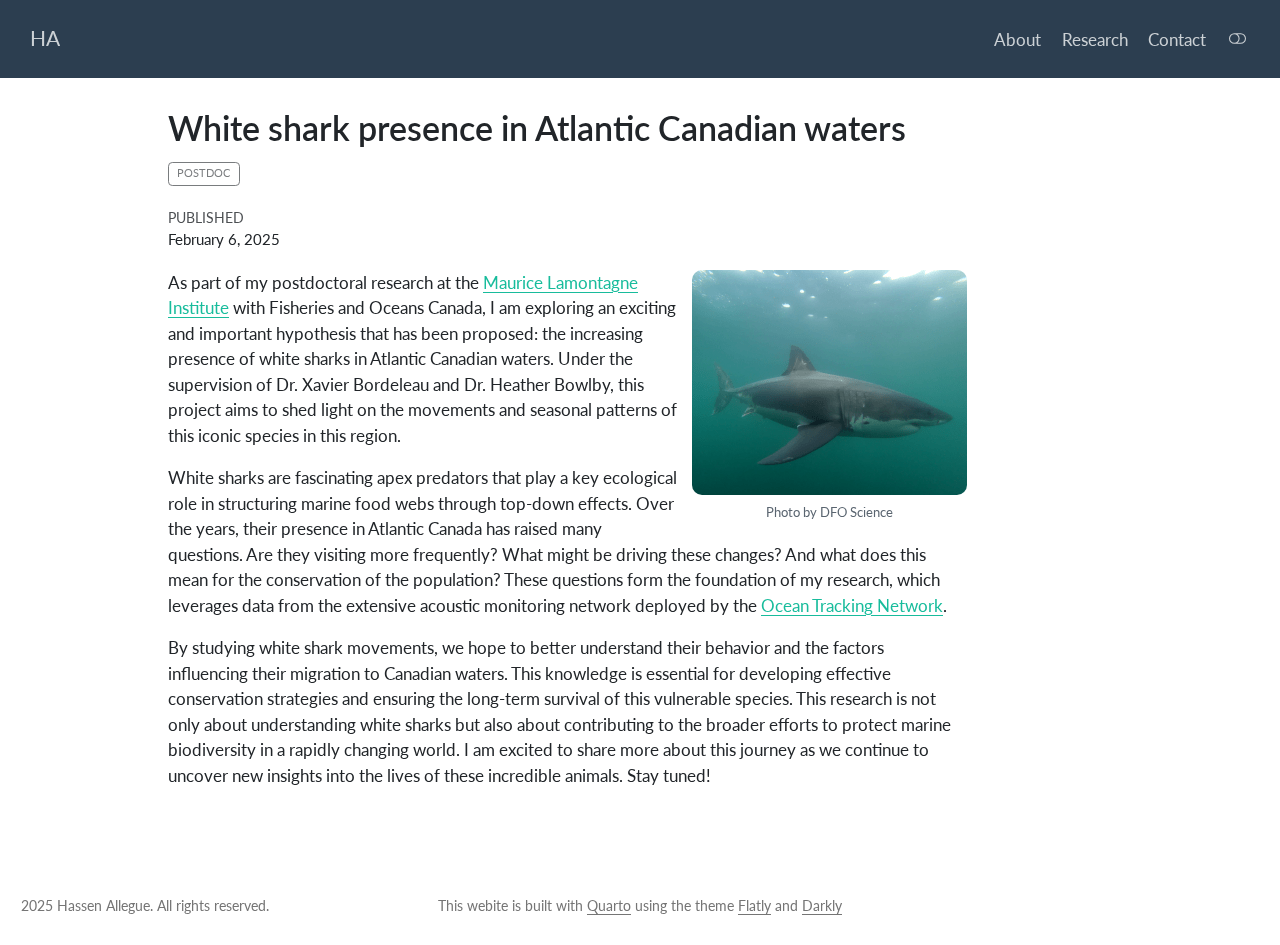
<file: docs/listings/current_research/white_shark_presence.html>
<!DOCTYPE html>
<html xmlns="http://www.w3.org/1999/xhtml" lang="en" xml:lang="en"><head>

<meta charset="utf-8">
<meta name="generator" content="quarto-1.6.40">

<meta name="viewport" content="width=device-width, initial-scale=1.0, user-scalable=yes">

<meta name="dcterms.date" content="2025-02-06">

<title>White shark presence in Atlantic Canadian waters – HA</title>
<style>
code{white-space: pre-wrap;}
span.smallcaps{font-variant: small-caps;}
div.columns{display: flex; gap: min(4vw, 1.5em);}
div.column{flex: auto; overflow-x: auto;}
div.hanging-indent{margin-left: 1.5em; text-indent: -1.5em;}
ul.task-list{list-style: none;}
ul.task-list li input[type="checkbox"] {
  width: 0.8em;
  margin: 0 0.8em 0.2em -1em; /* quarto-specific, see https://github.com/quarto-dev/quarto-cli/issues/4556 */ 
  vertical-align: middle;
}
</style>


<script src="../../site_libs/quarto-nav/quarto-nav.js"></script>
<script src="../../site_libs/quarto-nav/headroom.min.js"></script>
<script src="../../site_libs/clipboard/clipboard.min.js"></script>
<script src="../../site_libs/quarto-search/autocomplete.umd.js"></script>
<script src="../../site_libs/quarto-search/fuse.min.js"></script>
<script src="../../site_libs/quarto-search/quarto-search.js"></script>
<meta name="quarto:offset" content="../../">
<link href="../../assets/images/favicon.png" rel="icon" type="image/png">
<script src="../../site_libs/quarto-html/quarto.js"></script>
<script src="../../site_libs/quarto-html/popper.min.js"></script>
<script src="../../site_libs/quarto-html/tippy.umd.min.js"></script>
<script src="../../site_libs/quarto-html/anchor.min.js"></script>
<link href="../../site_libs/quarto-html/tippy.css" rel="stylesheet">
<link href="../../site_libs/quarto-html/quarto-syntax-highlighting-549806ee2085284f45b00abea8c6df48.css" rel="stylesheet" class="quarto-color-scheme" id="quarto-text-highlighting-styles">
<link href="../../site_libs/quarto-html/quarto-syntax-highlighting-dark-8ea72dc5fed832574809a9c94082fbbb.css" rel="prefetch" class="quarto-color-scheme quarto-color-alternate" id="quarto-text-highlighting-styles">
<script src="../../site_libs/bootstrap/bootstrap.min.js"></script>
<link href="../../site_libs/bootstrap/bootstrap-icons.css" rel="stylesheet">
<link href="../../site_libs/bootstrap/bootstrap-1a79fd06cfe4286586da36d8410200c3.min.css" rel="stylesheet" append-hash="true" class="quarto-color-scheme" id="quarto-bootstrap" data-mode="light">
<link href="../../site_libs/bootstrap/bootstrap-dark-d750889642a5a05e2556b0cc41f005dc.min.css" rel="prefetch" append-hash="true" class="quarto-color-scheme quarto-color-alternate" id="quarto-bootstrap" data-mode="dark">
<script src="../../site_libs/quarto-contrib/iconify-2.1.0/iconify-icon.min.js"></script>
<script id="quarto-search-options" type="application/json">{
  "location": "navbar",
  "copy-button": false,
  "collapse-after": 3,
  "panel-placement": "end",
  "type": "overlay",
  "limit": 50,
  "keyboard-shortcut": [
    "f",
    "/",
    "s"
  ],
  "show-item-context": false,
  "language": {
    "search-no-results-text": "No results",
    "search-matching-documents-text": "matching documents",
    "search-copy-link-title": "Copy link to search",
    "search-hide-matches-text": "Hide additional matches",
    "search-more-match-text": "more match in this document",
    "search-more-matches-text": "more matches in this document",
    "search-clear-button-title": "Clear",
    "search-text-placeholder": "",
    "search-detached-cancel-button-title": "Cancel",
    "search-submit-button-title": "Submit",
    "search-label": "Search"
  }
}</script>


<link rel="stylesheet" href="../../styles.css">
</head>

<body class="nav-fixed">

<div id="quarto-search-results"></div>
  <header id="quarto-header" class="headroom fixed-top">
    <nav class="navbar navbar-expand-lg " data-bs-theme="dark">
      <div class="navbar-container container-fluid">
      <div class="navbar-brand-container mx-auto">
    <a class="navbar-brand" href="../../index.html">
    <span class="navbar-title">HA</span>
    </a>
  </div>
          <button class="navbar-toggler" type="button" data-bs-toggle="collapse" data-bs-target="#navbarCollapse" aria-controls="navbarCollapse" role="menu" aria-expanded="false" aria-label="Toggle navigation" onclick="if (window.quartoToggleHeadroom) { window.quartoToggleHeadroom(); }">
  <span class="navbar-toggler-icon"></span>
</button>
          <div class="collapse navbar-collapse" id="navbarCollapse">
            <ul class="navbar-nav navbar-nav-scroll ms-auto">
  <li class="nav-item">
    <a class="nav-link" href="../../about.html"> 
<span class="menu-text">About</span></a>
  </li>  
  <li class="nav-item">
    <a class="nav-link" href="../../research.html"> 
<span class="menu-text">Research</span></a>
  </li>  
  <li class="nav-item">
    <a class="nav-link" href="../../contact.html"> 
<span class="menu-text">Contact</span></a>
  </li>  
</ul>
              <div class="quarto-navbar-tools">
  <a href="" class="quarto-color-scheme-toggle quarto-navigation-tool  px-1" onclick="window.quartoToggleColorScheme(); return false;" title="Toggle dark mode"><i class="bi"></i></a>
</div>
          </div> <!-- /navcollapse -->
      </div> <!-- /container-fluid -->
    </nav>
</header>
<!-- content -->
<div id="quarto-content" class="quarto-container page-columns page-rows-contents page-layout-article page-navbar">
<!-- sidebar -->
<!-- margin-sidebar -->
    <div id="quarto-margin-sidebar" class="sidebar margin-sidebar zindex-bottom">
        
    </div>
<!-- main -->
<main class="content" id="quarto-document-content">

<header id="title-block-header" class="quarto-title-block default">
<div class="quarto-title">
<h1 class="title">White shark presence in Atlantic Canadian waters</h1>
  <div class="quarto-categories">
    <div class="quarto-category">Postdoc</div>
  </div>
  </div>



<div class="quarto-title-meta">

    
    <div>
    <div class="quarto-title-meta-heading">Published</div>
    <div class="quarto-title-meta-contents">
      <p class="date">February 6, 2025</p>
    </div>
  </div>
  
    
  </div>
  


</header>


<figure class="post-figure float-end figure">
<img src="../../assets/images/posts/white_shark_presence/shark_side.png" class="round figure-img">
<figcaption>
Photo by DFO Science
</figcaption>
</figure>
<p>As part of my postdoctoral research at the <a href="https://www.qc.dfo-mpo.gc.ca/en/maurice-lamontagne-institute" class="uri" target="_blank">Maurice Lamontagne Institute</a> with Fisheries and Oceans Canada, I am exploring an exciting and important hypothesis that has been proposed: the increasing presence of white sharks in Atlantic Canadian waters. Under the supervision of Dr.&nbsp;Xavier Bordeleau and Dr.&nbsp;Heather Bowlby, this project aims to shed light on the movements and seasonal patterns of this iconic species in this region.</p>
<p>White sharks are fascinating apex predators that play a key ecological role in structuring marine food webs through top-down effects. Over the years, their presence in Atlantic Canada has raised many questions. Are they visiting more frequently? What might be driving these changes? And what does this mean for the conservation of the population? These questions form the foundation of my research, which leverages data from the extensive acoustic monitoring network deployed by the <a href="https://oceantrackingnetwork.org/" class="uri" target="_blank">Ocean Tracking Network</a>.</p>
<p>By studying white shark movements, we hope to better understand their behavior and the factors influencing their migration to Canadian waters. This knowledge is essential for developing effective conservation strategies and ensuring the long-term survival of this vulnerable species. This research is not only about understanding white sharks but also about contributing to the broader efforts to protect marine biodiversity in a rapidly changing world. I am excited to share more about this journey as we continue to uncover new insights into the lives of these incredible animals. Stay tuned!</p>



</main> <!-- /main -->
<script id="quarto-html-after-body" type="application/javascript">
window.document.addEventListener("DOMContentLoaded", function (event) {
  const toggleBodyColorMode = (bsSheetEl) => {
    const mode = bsSheetEl.getAttribute("data-mode");
    const bodyEl = window.document.querySelector("body");
    if (mode === "dark") {
      bodyEl.classList.add("quarto-dark");
      bodyEl.classList.remove("quarto-light");
    } else {
      bodyEl.classList.add("quarto-light");
      bodyEl.classList.remove("quarto-dark");
    }
  }
  const toggleBodyColorPrimary = () => {
    const bsSheetEl = window.document.querySelector("link#quarto-bootstrap");
    if (bsSheetEl) {
      toggleBodyColorMode(bsSheetEl);
    }
  }
  toggleBodyColorPrimary();  
  const disableStylesheet = (stylesheets) => {
    for (let i=0; i < stylesheets.length; i++) {
      const stylesheet = stylesheets[i];
      stylesheet.rel = 'prefetch';
    }
  }
  const enableStylesheet = (stylesheets) => {
    for (let i=0; i < stylesheets.length; i++) {
      const stylesheet = stylesheets[i];
      stylesheet.rel = 'stylesheet';
    }
  }
  const manageTransitions = (selector, allowTransitions) => {
    const els = window.document.querySelectorAll(selector);
    for (let i=0; i < els.length; i++) {
      const el = els[i];
      if (allowTransitions) {
        el.classList.remove('notransition');
      } else {
        el.classList.add('notransition');
      }
    }
  }
  const toggleGiscusIfUsed = (isAlternate, darkModeDefault) => {
    const baseTheme = document.querySelector('#giscus-base-theme')?.value ?? 'light';
    const alternateTheme = document.querySelector('#giscus-alt-theme')?.value ?? 'dark';
    let newTheme = '';
    if(darkModeDefault) {
      newTheme = isAlternate ? baseTheme : alternateTheme;
    } else {
      newTheme = isAlternate ? alternateTheme : baseTheme;
    }
    const changeGiscusTheme = () => {
      // From: https://github.com/giscus/giscus/issues/336
      const sendMessage = (message) => {
        const iframe = document.querySelector('iframe.giscus-frame');
        if (!iframe) return;
        iframe.contentWindow.postMessage({ giscus: message }, 'https://giscus.app');
      }
      sendMessage({
        setConfig: {
          theme: newTheme
        }
      });
    }
    const isGiscussLoaded = window.document.querySelector('iframe.giscus-frame') !== null;
    if (isGiscussLoaded) {
      changeGiscusTheme();
    }
  }
  const toggleColorMode = (alternate) => {
    // Switch the stylesheets
    const alternateStylesheets = window.document.querySelectorAll('link.quarto-color-scheme.quarto-color-alternate');
    manageTransitions('#quarto-margin-sidebar .nav-link', false);
    if (alternate) {
      enableStylesheet(alternateStylesheets);
      for (const sheetNode of alternateStylesheets) {
        if (sheetNode.id === "quarto-bootstrap") {
          toggleBodyColorMode(sheetNode);
        }
      }
    } else {
      disableStylesheet(alternateStylesheets);
      toggleBodyColorPrimary();
    }
    manageTransitions('#quarto-margin-sidebar .nav-link', true);
    // Switch the toggles
    const toggles = window.document.querySelectorAll('.quarto-color-scheme-toggle');
    for (let i=0; i < toggles.length; i++) {
      const toggle = toggles[i];
      if (toggle) {
        if (alternate) {
          toggle.classList.add("alternate");     
        } else {
          toggle.classList.remove("alternate");
        }
      }
    }
    // Hack to workaround the fact that safari doesn't
    // properly recolor the scrollbar when toggling (#1455)
    if (navigator.userAgent.indexOf('Safari') > 0 && navigator.userAgent.indexOf('Chrome') == -1) {
      manageTransitions("body", false);
      window.scrollTo(0, 1);
      setTimeout(() => {
        window.scrollTo(0, 0);
        manageTransitions("body", true);
      }, 40);  
    }
  }
  const isFileUrl = () => { 
    return window.location.protocol === 'file:';
  }
  const hasAlternateSentinel = () => {  
    let styleSentinel = getColorSchemeSentinel();
    if (styleSentinel !== null) {
      return styleSentinel === "alternate";
    } else {
      return false;
    }
  }
  const setStyleSentinel = (alternate) => {
    const value = alternate ? "alternate" : "default";
    if (!isFileUrl()) {
      window.localStorage.setItem("quarto-color-scheme", value);
    } else {
      localAlternateSentinel = value;
    }
  }
  const getColorSchemeSentinel = () => {
    if (!isFileUrl()) {
      const storageValue = window.localStorage.getItem("quarto-color-scheme");
      return storageValue != null ? storageValue : localAlternateSentinel;
    } else {
      return localAlternateSentinel;
    }
  }
  const darkModeDefault = false;
  let localAlternateSentinel = darkModeDefault ? 'alternate' : 'default';
  // Dark / light mode switch
  window.quartoToggleColorScheme = () => {
    // Read the current dark / light value 
    let toAlternate = !hasAlternateSentinel();
    toggleColorMode(toAlternate);
    setStyleSentinel(toAlternate);
    toggleGiscusIfUsed(toAlternate, darkModeDefault);
  };
  // Ensure there is a toggle, if there isn't float one in the top right
  if (window.document.querySelector('.quarto-color-scheme-toggle') === null) {
    const a = window.document.createElement('a');
    a.classList.add('top-right');
    a.classList.add('quarto-color-scheme-toggle');
    a.href = "";
    a.onclick = function() { try { window.quartoToggleColorScheme(); } catch {} return false; };
    const i = window.document.createElement("i");
    i.classList.add('bi');
    a.appendChild(i);
    window.document.body.appendChild(a);
  }
  // Switch to dark mode if need be
  if (hasAlternateSentinel()) {
    toggleColorMode(true);
  } else {
    toggleColorMode(false);
  }
  const icon = "";
  const anchorJS = new window.AnchorJS();
  anchorJS.options = {
    placement: 'right',
    icon: icon
  };
  anchorJS.add('.anchored');
  const isCodeAnnotation = (el) => {
    for (const clz of el.classList) {
      if (clz.startsWith('code-annotation-')) {                     
        return true;
      }
    }
    return false;
  }
  const onCopySuccess = function(e) {
    // button target
    const button = e.trigger;
    // don't keep focus
    button.blur();
    // flash "checked"
    button.classList.add('code-copy-button-checked');
    var currentTitle = button.getAttribute("title");
    button.setAttribute("title", "Copied!");
    let tooltip;
    if (window.bootstrap) {
      button.setAttribute("data-bs-toggle", "tooltip");
      button.setAttribute("data-bs-placement", "left");
      button.setAttribute("data-bs-title", "Copied!");
      tooltip = new bootstrap.Tooltip(button, 
        { trigger: "manual", 
          customClass: "code-copy-button-tooltip",
          offset: [0, -8]});
      tooltip.show();    
    }
    setTimeout(function() {
      if (tooltip) {
        tooltip.hide();
        button.removeAttribute("data-bs-title");
        button.removeAttribute("data-bs-toggle");
        button.removeAttribute("data-bs-placement");
      }
      button.setAttribute("title", currentTitle);
      button.classList.remove('code-copy-button-checked');
    }, 1000);
    // clear code selection
    e.clearSelection();
  }
  const getTextToCopy = function(trigger) {
      const codeEl = trigger.previousElementSibling.cloneNode(true);
      for (const childEl of codeEl.children) {
        if (isCodeAnnotation(childEl)) {
          childEl.remove();
        }
      }
      return codeEl.innerText;
  }
  const clipboard = new window.ClipboardJS('.code-copy-button:not([data-in-quarto-modal])', {
    text: getTextToCopy
  });
  clipboard.on('success', onCopySuccess);
  if (window.document.getElementById('quarto-embedded-source-code-modal')) {
    const clipboardModal = new window.ClipboardJS('.code-copy-button[data-in-quarto-modal]', {
      text: getTextToCopy,
      container: window.document.getElementById('quarto-embedded-source-code-modal')
    });
    clipboardModal.on('success', onCopySuccess);
  }
    var localhostRegex = new RegExp(/^(?:http|https):\/\/localhost\:?[0-9]*\//);
    var mailtoRegex = new RegExp(/^mailto:/);
      var filterRegex = new RegExp('/' + window.location.host + '/');
    var isInternal = (href) => {
        return filterRegex.test(href) || localhostRegex.test(href) || mailtoRegex.test(href);
    }
    // Inspect non-navigation links and adorn them if external
 	var links = window.document.querySelectorAll('a[href]:not(.nav-link):not(.navbar-brand):not(.toc-action):not(.sidebar-link):not(.sidebar-item-toggle):not(.pagination-link):not(.no-external):not([aria-hidden]):not(.dropdown-item):not(.quarto-navigation-tool):not(.about-link)');
    for (var i=0; i<links.length; i++) {
      const link = links[i];
      if (!isInternal(link.href)) {
        // undo the damage that might have been done by quarto-nav.js in the case of
        // links that we want to consider external
        if (link.dataset.originalHref !== undefined) {
          link.href = link.dataset.originalHref;
        }
      }
    }
  function tippyHover(el, contentFn, onTriggerFn, onUntriggerFn) {
    const config = {
      allowHTML: true,
      maxWidth: 500,
      delay: 100,
      arrow: false,
      appendTo: function(el) {
          return el.parentElement;
      },
      interactive: true,
      interactiveBorder: 10,
      theme: 'quarto',
      placement: 'bottom-start',
    };
    if (contentFn) {
      config.content = contentFn;
    }
    if (onTriggerFn) {
      config.onTrigger = onTriggerFn;
    }
    if (onUntriggerFn) {
      config.onUntrigger = onUntriggerFn;
    }
    window.tippy(el, config); 
  }
  const noterefs = window.document.querySelectorAll('a[role="doc-noteref"]');
  for (var i=0; i<noterefs.length; i++) {
    const ref = noterefs[i];
    tippyHover(ref, function() {
      // use id or data attribute instead here
      let href = ref.getAttribute('data-footnote-href') || ref.getAttribute('href');
      try { href = new URL(href).hash; } catch {}
      const id = href.replace(/^#\/?/, "");
      const note = window.document.getElementById(id);
      if (note) {
        return note.innerHTML;
      } else {
        return "";
      }
    });
  }
  const xrefs = window.document.querySelectorAll('a.quarto-xref');
  const processXRef = (id, note) => {
    // Strip column container classes
    const stripColumnClz = (el) => {
      el.classList.remove("page-full", "page-columns");
      if (el.children) {
        for (const child of el.children) {
          stripColumnClz(child);
        }
      }
    }
    stripColumnClz(note)
    if (id === null || id.startsWith('sec-')) {
      // Special case sections, only their first couple elements
      const container = document.createElement("div");
      if (note.children && note.children.length > 2) {
        container.appendChild(note.children[0].cloneNode(true));
        for (let i = 1; i < note.children.length; i++) {
          const child = note.children[i];
          if (child.tagName === "P" && child.innerText === "") {
            continue;
          } else {
            container.appendChild(child.cloneNode(true));
            break;
          }
        }
        if (window.Quarto?.typesetMath) {
          window.Quarto.typesetMath(container);
        }
        return container.innerHTML
      } else {
        if (window.Quarto?.typesetMath) {
          window.Quarto.typesetMath(note);
        }
        return note.innerHTML;
      }
    } else {
      // Remove any anchor links if they are present
      const anchorLink = note.querySelector('a.anchorjs-link');
      if (anchorLink) {
        anchorLink.remove();
      }
      if (window.Quarto?.typesetMath) {
        window.Quarto.typesetMath(note);
      }
      if (note.classList.contains("callout")) {
        return note.outerHTML;
      } else {
        return note.innerHTML;
      }
    }
  }
  for (var i=0; i<xrefs.length; i++) {
    const xref = xrefs[i];
    tippyHover(xref, undefined, function(instance) {
      instance.disable();
      let url = xref.getAttribute('href');
      let hash = undefined; 
      if (url.startsWith('#')) {
        hash = url;
      } else {
        try { hash = new URL(url).hash; } catch {}
      }
      if (hash) {
        const id = hash.replace(/^#\/?/, "");
        const note = window.document.getElementById(id);
        if (note !== null) {
          try {
            const html = processXRef(id, note.cloneNode(true));
            instance.setContent(html);
          } finally {
            instance.enable();
            instance.show();
          }
        } else {
          // See if we can fetch this
          fetch(url.split('#')[0])
          .then(res => res.text())
          .then(html => {
            const parser = new DOMParser();
            const htmlDoc = parser.parseFromString(html, "text/html");
            const note = htmlDoc.getElementById(id);
            if (note !== null) {
              const html = processXRef(id, note);
              instance.setContent(html);
            } 
          }).finally(() => {
            instance.enable();
            instance.show();
          });
        }
      } else {
        // See if we can fetch a full url (with no hash to target)
        // This is a special case and we should probably do some content thinning / targeting
        fetch(url)
        .then(res => res.text())
        .then(html => {
          const parser = new DOMParser();
          const htmlDoc = parser.parseFromString(html, "text/html");
          const note = htmlDoc.querySelector('main.content');
          if (note !== null) {
            // This should only happen for chapter cross references
            // (since there is no id in the URL)
            // remove the first header
            if (note.children.length > 0 && note.children[0].tagName === "HEADER") {
              note.children[0].remove();
            }
            const html = processXRef(null, note);
            instance.setContent(html);
          } 
        }).finally(() => {
          instance.enable();
          instance.show();
        });
      }
    }, function(instance) {
    });
  }
      let selectedAnnoteEl;
      const selectorForAnnotation = ( cell, annotation) => {
        let cellAttr = 'data-code-cell="' + cell + '"';
        let lineAttr = 'data-code-annotation="' +  annotation + '"';
        const selector = 'span[' + cellAttr + '][' + lineAttr + ']';
        return selector;
      }
      const selectCodeLines = (annoteEl) => {
        const doc = window.document;
        const targetCell = annoteEl.getAttribute("data-target-cell");
        const targetAnnotation = annoteEl.getAttribute("data-target-annotation");
        const annoteSpan = window.document.querySelector(selectorForAnnotation(targetCell, targetAnnotation));
        const lines = annoteSpan.getAttribute("data-code-lines").split(",");
        const lineIds = lines.map((line) => {
          return targetCell + "-" + line;
        })
        let top = null;
        let height = null;
        let parent = null;
        if (lineIds.length > 0) {
            //compute the position of the single el (top and bottom and make a div)
            const el = window.document.getElementById(lineIds[0]);
            top = el.offsetTop;
            height = el.offsetHeight;
            parent = el.parentElement.parentElement;
          if (lineIds.length > 1) {
            const lastEl = window.document.getElementById(lineIds[lineIds.length - 1]);
            const bottom = lastEl.offsetTop + lastEl.offsetHeight;
            height = bottom - top;
          }
          if (top !== null && height !== null && parent !== null) {
            // cook up a div (if necessary) and position it 
            let div = window.document.getElementById("code-annotation-line-highlight");
            if (div === null) {
              div = window.document.createElement("div");
              div.setAttribute("id", "code-annotation-line-highlight");
              div.style.position = 'absolute';
              parent.appendChild(div);
            }
            div.style.top = top - 2 + "px";
            div.style.height = height + 4 + "px";
            div.style.left = 0;
            let gutterDiv = window.document.getElementById("code-annotation-line-highlight-gutter");
            if (gutterDiv === null) {
              gutterDiv = window.document.createElement("div");
              gutterDiv.setAttribute("id", "code-annotation-line-highlight-gutter");
              gutterDiv.style.position = 'absolute';
              const codeCell = window.document.getElementById(targetCell);
              const gutter = codeCell.querySelector('.code-annotation-gutter');
              gutter.appendChild(gutterDiv);
            }
            gutterDiv.style.top = top - 2 + "px";
            gutterDiv.style.height = height + 4 + "px";
          }
          selectedAnnoteEl = annoteEl;
        }
      };
      const unselectCodeLines = () => {
        const elementsIds = ["code-annotation-line-highlight", "code-annotation-line-highlight-gutter"];
        elementsIds.forEach((elId) => {
          const div = window.document.getElementById(elId);
          if (div) {
            div.remove();
          }
        });
        selectedAnnoteEl = undefined;
      };
        // Handle positioning of the toggle
    window.addEventListener(
      "resize",
      throttle(() => {
        elRect = undefined;
        if (selectedAnnoteEl) {
          selectCodeLines(selectedAnnoteEl);
        }
      }, 10)
    );
    function throttle(fn, ms) {
    let throttle = false;
    let timer;
      return (...args) => {
        if(!throttle) { // first call gets through
            fn.apply(this, args);
            throttle = true;
        } else { // all the others get throttled
            if(timer) clearTimeout(timer); // cancel #2
            timer = setTimeout(() => {
              fn.apply(this, args);
              timer = throttle = false;
            }, ms);
        }
      };
    }
      // Attach click handler to the DT
      const annoteDls = window.document.querySelectorAll('dt[data-target-cell]');
      for (const annoteDlNode of annoteDls) {
        annoteDlNode.addEventListener('click', (event) => {
          const clickedEl = event.target;
          if (clickedEl !== selectedAnnoteEl) {
            unselectCodeLines();
            const activeEl = window.document.querySelector('dt[data-target-cell].code-annotation-active');
            if (activeEl) {
              activeEl.classList.remove('code-annotation-active');
            }
            selectCodeLines(clickedEl);
            clickedEl.classList.add('code-annotation-active');
          } else {
            // Unselect the line
            unselectCodeLines();
            clickedEl.classList.remove('code-annotation-active');
          }
        });
      }
  const findCites = (el) => {
    const parentEl = el.parentElement;
    if (parentEl) {
      const cites = parentEl.dataset.cites;
      if (cites) {
        return {
          el,
          cites: cites.split(' ')
        };
      } else {
        return findCites(el.parentElement)
      }
    } else {
      return undefined;
    }
  };
  var bibliorefs = window.document.querySelectorAll('a[role="doc-biblioref"]');
  for (var i=0; i<bibliorefs.length; i++) {
    const ref = bibliorefs[i];
    const citeInfo = findCites(ref);
    if (citeInfo) {
      tippyHover(citeInfo.el, function() {
        var popup = window.document.createElement('div');
        citeInfo.cites.forEach(function(cite) {
          var citeDiv = window.document.createElement('div');
          citeDiv.classList.add('hanging-indent');
          citeDiv.classList.add('csl-entry');
          var biblioDiv = window.document.getElementById('ref-' + cite);
          if (biblioDiv) {
            citeDiv.innerHTML = biblioDiv.innerHTML;
          }
          popup.appendChild(citeDiv);
        });
        return popup.innerHTML;
      });
    }
  }
});
</script>
</div> <!-- /content -->
<footer class="footer">
  <div class="nav-footer">
    <div class="nav-footer-left">
<p><iconify-icon role="img" inline="" icon="fa6-regular:copyright" aria-label="Icon copyright from fa6-regular Iconify.design set." title="Icon copyright from fa6-regular Iconify.design set."></iconify-icon> 2025 Hassen Allegue. All rights reserved.</p>
</div>   
    <div class="nav-footer-center">
<p>This webite is built with <a href="https://quarto.org/" target="_blank">Quarto</a> using the theme <a href="https://bootswatch.com/flatly/" target="_blank">Flatly</a> and <a href="https://bootswatch.com/darkly/" target="_blank">Darkly</a></p>
</div>
    <div class="nav-footer-right">
      <ul class="footer-items list-unstyled">
    <li class="nav-item">
    <a class="nav-link" href="https://github.com/hallegue" target="_blank">
<p><iconify-icon role="img" inline="" icon="fa6-brands:github" aria-label="Icon github from fa6-brands Iconify.design set." title="Icon github from fa6-brands Iconify.design set."></iconify-icon></p>
</a>
  </li>  
    <li class="nav-item">
    <a class="nav-link" href="https://www.linkedin.com/in/hassen-allegue-64974168/" target="_blank">
<p><iconify-icon role="img" inline="" icon="fa6-brands:linkedin-in" aria-label="Icon linkedin-in from fa6-brands Iconify.design set." title="Icon linkedin-in from fa6-brands Iconify.design set."></iconify-icon></p>
</a>
  </li>  
    <li class="nav-item">
    <a class="nav-link" href="https://bsky.app/profile/hallegue.bsky.social" target="_blank">
<p><iconify-icon role="img" inline="" icon="fa6-brands:bluesky" aria-label="Icon bluesky from fa6-brands Iconify.design set." title="Icon bluesky from fa6-brands Iconify.design set."></iconify-icon></p>
</a>
  </li>  
    <li class="nav-item">
    <a class="nav-link" href="https://orcid.org/0000-0001-9357-9151" target="_blank">
<p><iconify-icon role="img" inline="" icon="fa6-brands:orcid" aria-label="Icon orcid from fa6-brands Iconify.design set." title="Icon orcid from fa6-brands Iconify.design set."></iconify-icon></p>
</a>
  </li>  
    <li class="nav-item">
    <a class="nav-link" href="https://www.researchgate.net/profile/Hassen-Allegue" target="_blank">
<p><iconify-icon role="img" inline="" icon="academicons:researchgate" aria-label="Icon researchgate from academicons Iconify.design set." title="Icon researchgate from academicons Iconify.design set."></iconify-icon></p>
</a>
  </li>  
    <li class="nav-item">
    <a class="nav-link" href="https://scholar.google.co.in/citations?hl=en&amp;user=fRjVzY4AAAAJ" target="_blank">
<p><iconify-icon role="img" inline="" icon="fa6-brands:google-scholar" aria-label="Icon google-scholar from fa6-brands Iconify.design set." title="Icon google-scholar from fa6-brands Iconify.design set."></iconify-icon></p>
</a>
  </li>  
</ul>
    </div>
  </div>
</footer>




</body></html>
</file>
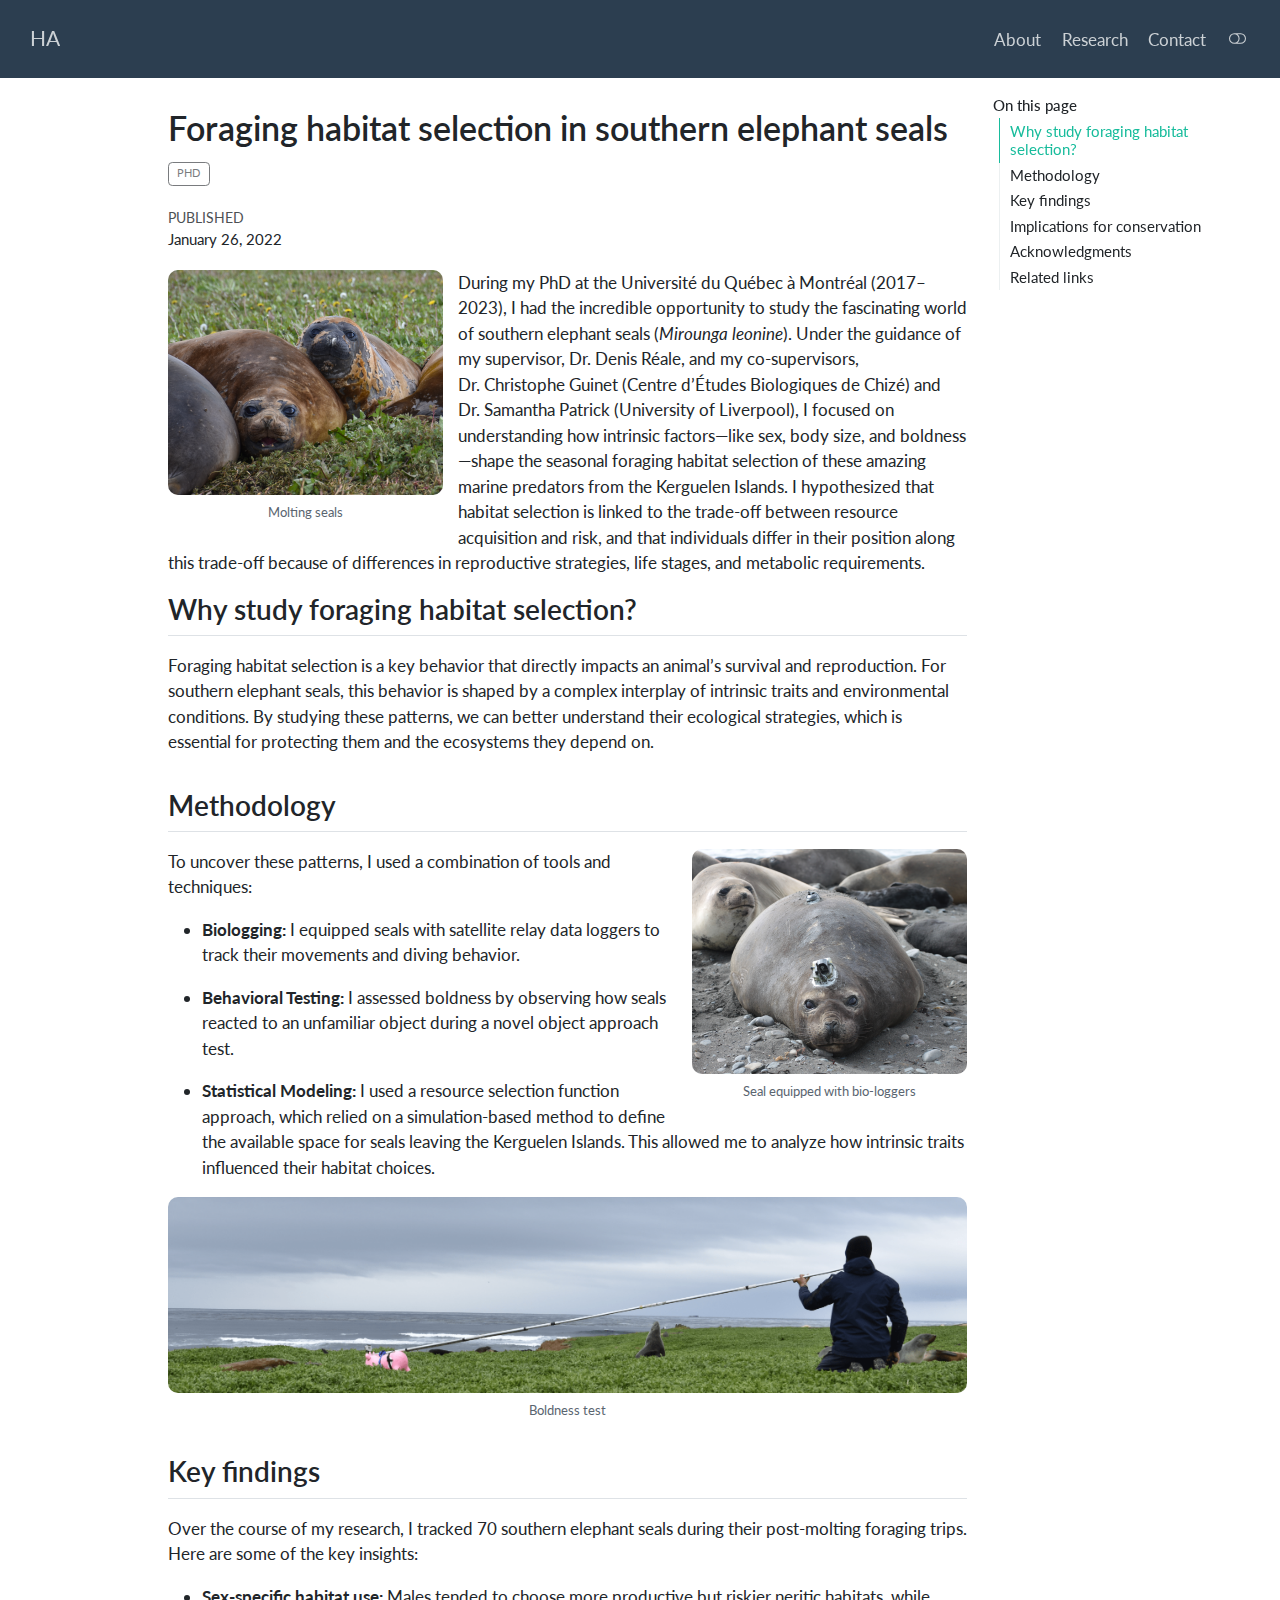
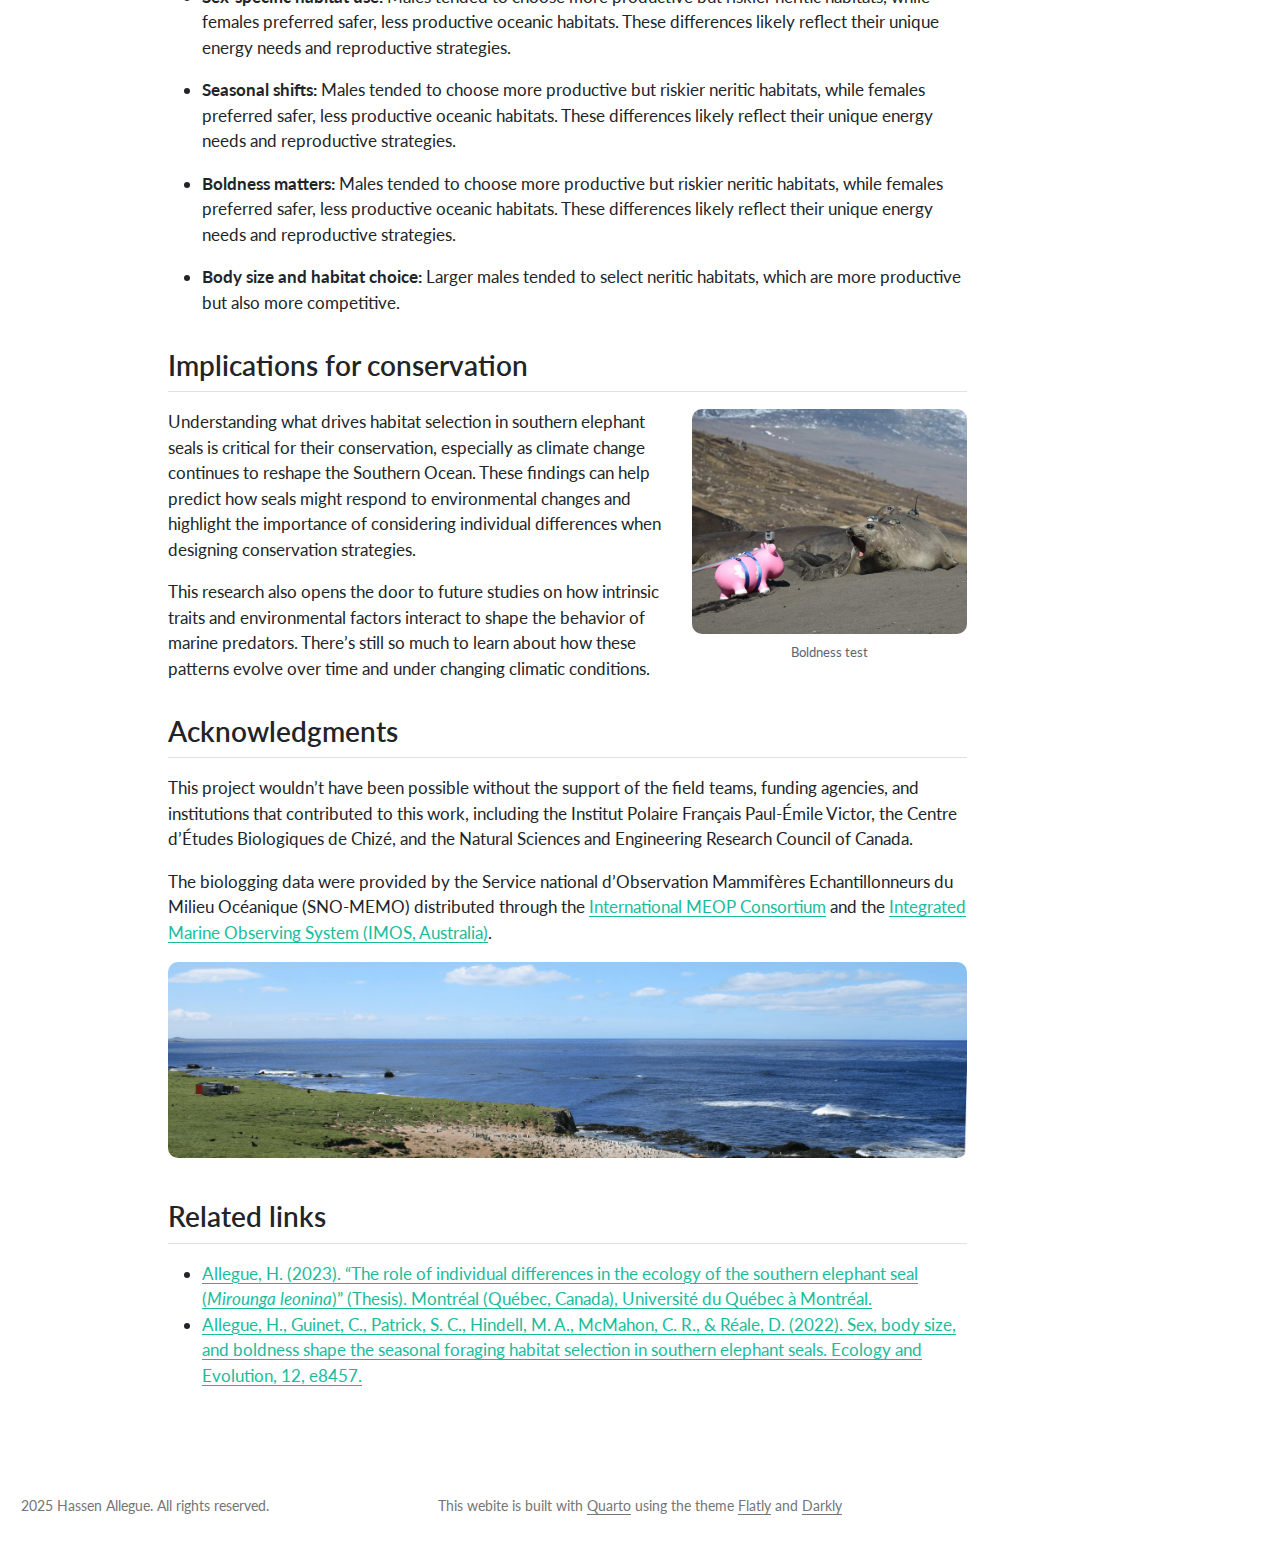
<file: docs/listings/previous_research/elephant_seal_habitat_selection.html>
<!DOCTYPE html>
<html xmlns="http://www.w3.org/1999/xhtml" lang="en" xml:lang="en"><head>

<meta charset="utf-8">
<meta name="generator" content="quarto-1.6.40">

<meta name="viewport" content="width=device-width, initial-scale=1.0, user-scalable=yes">

<meta name="dcterms.date" content="2022-01-26">

<title>Foraging habitat selection in southern elephant seals – HA</title>
<style>
code{white-space: pre-wrap;}
span.smallcaps{font-variant: small-caps;}
div.columns{display: flex; gap: min(4vw, 1.5em);}
div.column{flex: auto; overflow-x: auto;}
div.hanging-indent{margin-left: 1.5em; text-indent: -1.5em;}
ul.task-list{list-style: none;}
ul.task-list li input[type="checkbox"] {
  width: 0.8em;
  margin: 0 0.8em 0.2em -1em; /* quarto-specific, see https://github.com/quarto-dev/quarto-cli/issues/4556 */ 
  vertical-align: middle;
}
</style>


<script src="../../site_libs/quarto-nav/quarto-nav.js"></script>
<script src="../../site_libs/quarto-nav/headroom.min.js"></script>
<script src="../../site_libs/clipboard/clipboard.min.js"></script>
<script src="../../site_libs/quarto-search/autocomplete.umd.js"></script>
<script src="../../site_libs/quarto-search/fuse.min.js"></script>
<script src="../../site_libs/quarto-search/quarto-search.js"></script>
<meta name="quarto:offset" content="../../">
<link href="../../assets/images/favicon.png" rel="icon" type="image/png">
<script src="../../site_libs/quarto-html/quarto.js"></script>
<script src="../../site_libs/quarto-html/popper.min.js"></script>
<script src="../../site_libs/quarto-html/tippy.umd.min.js"></script>
<script src="../../site_libs/quarto-html/anchor.min.js"></script>
<link href="../../site_libs/quarto-html/tippy.css" rel="stylesheet">
<link href="../../site_libs/quarto-html/quarto-syntax-highlighting-549806ee2085284f45b00abea8c6df48.css" rel="stylesheet" class="quarto-color-scheme" id="quarto-text-highlighting-styles">
<link href="../../site_libs/quarto-html/quarto-syntax-highlighting-dark-8ea72dc5fed832574809a9c94082fbbb.css" rel="prefetch" class="quarto-color-scheme quarto-color-alternate" id="quarto-text-highlighting-styles">
<script src="../../site_libs/bootstrap/bootstrap.min.js"></script>
<link href="../../site_libs/bootstrap/bootstrap-icons.css" rel="stylesheet">
<link href="../../site_libs/bootstrap/bootstrap-1a79fd06cfe4286586da36d8410200c3.min.css" rel="stylesheet" append-hash="true" class="quarto-color-scheme" id="quarto-bootstrap" data-mode="light">
<link href="../../site_libs/bootstrap/bootstrap-dark-d750889642a5a05e2556b0cc41f005dc.min.css" rel="prefetch" append-hash="true" class="quarto-color-scheme quarto-color-alternate" id="quarto-bootstrap" data-mode="dark">
<script src="../../site_libs/quarto-contrib/iconify-2.1.0/iconify-icon.min.js"></script>
<script id="quarto-search-options" type="application/json">{
  "location": "navbar",
  "copy-button": false,
  "collapse-after": 3,
  "panel-placement": "end",
  "type": "overlay",
  "limit": 50,
  "keyboard-shortcut": [
    "f",
    "/",
    "s"
  ],
  "show-item-context": false,
  "language": {
    "search-no-results-text": "No results",
    "search-matching-documents-text": "matching documents",
    "search-copy-link-title": "Copy link to search",
    "search-hide-matches-text": "Hide additional matches",
    "search-more-match-text": "more match in this document",
    "search-more-matches-text": "more matches in this document",
    "search-clear-button-title": "Clear",
    "search-text-placeholder": "",
    "search-detached-cancel-button-title": "Cancel",
    "search-submit-button-title": "Submit",
    "search-label": "Search"
  }
}</script>


<link rel="stylesheet" href="../../styles.css">
</head>

<body class="nav-fixed">

<div id="quarto-search-results"></div>
  <header id="quarto-header" class="headroom fixed-top">
    <nav class="navbar navbar-expand-lg " data-bs-theme="dark">
      <div class="navbar-container container-fluid">
      <div class="navbar-brand-container mx-auto">
    <a class="navbar-brand" href="../../index.html">
    <span class="navbar-title">HA</span>
    </a>
  </div>
          <button class="navbar-toggler" type="button" data-bs-toggle="collapse" data-bs-target="#navbarCollapse" aria-controls="navbarCollapse" role="menu" aria-expanded="false" aria-label="Toggle navigation" onclick="if (window.quartoToggleHeadroom) { window.quartoToggleHeadroom(); }">
  <span class="navbar-toggler-icon"></span>
</button>
          <div class="collapse navbar-collapse" id="navbarCollapse">
            <ul class="navbar-nav navbar-nav-scroll ms-auto">
  <li class="nav-item">
    <a class="nav-link" href="../../about.html"> 
<span class="menu-text">About</span></a>
  </li>  
  <li class="nav-item">
    <a class="nav-link" href="../../research.html"> 
<span class="menu-text">Research</span></a>
  </li>  
  <li class="nav-item">
    <a class="nav-link" href="../../contact.html"> 
<span class="menu-text">Contact</span></a>
  </li>  
</ul>
              <div class="quarto-navbar-tools">
  <a href="" class="quarto-color-scheme-toggle quarto-navigation-tool  px-1" onclick="window.quartoToggleColorScheme(); return false;" title="Toggle dark mode"><i class="bi"></i></a>
</div>
          </div> <!-- /navcollapse -->
      </div> <!-- /container-fluid -->
    </nav>
</header>
<!-- content -->
<div id="quarto-content" class="quarto-container page-columns page-rows-contents page-layout-article page-navbar">
<!-- sidebar -->
<!-- margin-sidebar -->
    <div id="quarto-margin-sidebar" class="sidebar margin-sidebar">
        <nav id="TOC" role="doc-toc" class="toc-active">
    <h2 id="toc-title">On this page</h2>
   
  <ul>
  <li><a href="#why-study-foraging-habitat-selection" id="toc-why-study-foraging-habitat-selection" class="nav-link active" data-scroll-target="#why-study-foraging-habitat-selection">Why study foraging habitat selection?</a></li>
  <li><a href="#methodology" id="toc-methodology" class="nav-link" data-scroll-target="#methodology">Methodology</a></li>
  <li><a href="#key-findings" id="toc-key-findings" class="nav-link" data-scroll-target="#key-findings">Key findings</a></li>
  <li><a href="#implications-for-conservation" id="toc-implications-for-conservation" class="nav-link" data-scroll-target="#implications-for-conservation">Implications for conservation</a></li>
  <li><a href="#acknowledgments" id="toc-acknowledgments" class="nav-link" data-scroll-target="#acknowledgments">Acknowledgments</a></li>
  <li><a href="#related-links" id="toc-related-links" class="nav-link" data-scroll-target="#related-links">Related links</a></li>
  </ul>
</nav>
    </div>
<!-- main -->
<main class="content" id="quarto-document-content">

<header id="title-block-header" class="quarto-title-block default">
<div class="quarto-title">
<h1 class="title">Foraging habitat selection in southern elephant seals</h1>
  <div class="quarto-categories">
    <div class="quarto-category">PhD</div>
  </div>
  </div>



<div class="quarto-title-meta">

    
    <div>
    <div class="quarto-title-meta-heading">Published</div>
    <div class="quarto-title-meta-contents">
      <p class="date">January 26, 2022</p>
    </div>
  </div>
  
    
  </div>
  


</header>


<figure class="post-figure float-start figure">
<img src="../../assets/images/posts/elephant_seal_habitat_selection/seal_molting.png" class="round figure-img">
<figcaption>
Molting seals
</figcaption>
</figure>
<p>During my PhD at the Université du Québec à Montréal (2017–2023), I had the incredible opportunity to study the fascinating world of southern elephant seals (<em>Mirounga leonine</em>). Under the guidance of my supervisor, Dr.&nbsp;Denis Réale, and my co-supervisors, Dr.&nbsp;Christophe Guinet (Centre d’Études Biologiques de Chizé) and Dr.&nbsp;Samantha Patrick (University of Liverpool), I focused on understanding how intrinsic factors—like sex, body size, and boldness—shape the seasonal foraging habitat selection of these amazing marine predators from the Kerguelen Islands. I hypothesized that habitat selection is linked to the trade-off between resource acquisition and risk, and that individuals differ in their position along this trade-off because of differences in reproductive strategies, life stages, and metabolic requirements.</p>
<section id="why-study-foraging-habitat-selection" class="level2">
<h2 class="anchored" data-anchor-id="why-study-foraging-habitat-selection">Why study foraging habitat selection?</h2>
<p>Foraging habitat selection is a key behavior that directly impacts an animal’s survival and reproduction. For southern elephant seals, this behavior is shaped by a complex interplay of intrinsic traits and environmental conditions. By studying these patterns, we can better understand their ecological strategies, which is essential for protecting them and the ecosystems they depend on.</p>
</section>
<section id="methodology" class="level2">
<h2 class="anchored" data-anchor-id="methodology">Methodology</h2>
<figure class="post-figure float-end figure">
<img src="../../assets/images/posts/elephant_seal_habitat_selection/tagged_seal.png" class="round figure-img">
<figcaption>
Seal equipped with bio-loggers
</figcaption>
</figure>
<p>To uncover these patterns, I used a combination of tools and techniques:</p>
<ul>
<li><p><strong>Biologging:</strong> I equipped seals with satellite relay data loggers to track their movements and diving behavior.</p></li>
<li><p><strong>Behavioral Testing:</strong> I assessed boldness by observing how seals reacted to an unfamiliar object during a novel object approach test.</p></li>
<li><p><strong>Statistical Modeling:</strong> I used a resource selection function approach, which relied on a simulation-based method to define the available space for seals leaving the Kerguelen Islands. This allowed me to analyze how intrinsic traits influenced their habitat choices.</p></li>
</ul>
<figure class="figure">
<img src="../../assets/images/posts/elephant_seal_habitat_selection/boldness_test.png" class="img-fluid round figure-img">
<figcaption>
Boldness test
</figcaption>
</figure>
</section>
<section id="key-findings" class="level2">
<h2 class="anchored" data-anchor-id="key-findings">Key findings</h2>
<p>Over the course of my research, I tracked 70 southern elephant seals during their post-molting foraging trips. Here are some of the key insights:</p>
<ul>
<li><p><strong>Sex-specific habitat use:</strong> Males tended to choose more productive but riskier neritic habitats, while females preferred safer, less productive oceanic habitats. These differences likely reflect their unique energy needs and reproductive strategies.</p></li>
<li><p><strong>Seasonal shifts:</strong> Males tended to choose more productive but riskier neritic habitats, while females preferred safer, less productive oceanic habitats. These differences likely reflect their unique energy needs and reproductive strategies.</p></li>
<li><p><strong>Boldness matters:</strong> Males tended to choose more productive but riskier neritic habitats, while females preferred safer, less productive oceanic habitats. These differences likely reflect their unique energy needs and reproductive strategies.</p></li>
<li><p><strong>Body size and habitat choice:</strong> Larger males tended to select neritic habitats, which are more productive but also more competitive.</p></li>
</ul>
</section>
<section id="implications-for-conservation" class="level2">
<h2 class="anchored" data-anchor-id="implications-for-conservation">Implications for conservation</h2>
<figure class="post-figure float-end figure">
<img src="../../assets/images/posts/elephant_seal_habitat_selection/boldness_test2.png" class="round figure-img">
<figcaption>
Boldness test
</figcaption>
</figure>
<p>Understanding what drives habitat selection in southern elephant seals is critical for their conservation, especially as climate change continues to reshape the Southern Ocean. These findings can help predict how seals might respond to environmental changes and highlight the importance of considering individual differences when designing conservation strategies.</p>
<p>This research also opens the door to future studies on how intrinsic traits and environmental factors interact to shape the behavior of marine predators. There’s still so much to learn about how these patterns evolve over time and under changing climatic conditions.</p>
</section>
<section id="acknowledgments" class="level2">
<h2 class="anchored" data-anchor-id="acknowledgments">Acknowledgments</h2>
<p>This project wouldn’t have been possible without the support of the field teams, funding agencies, and institutions that contributed to this work, including the Institut Polaire Français Paul-Émile Victor, the Centre d’Études Biologiques de Chizé, and the Natural Sciences and Engineering Research Council of Canada.</p>
<p>The biologging data were provided by the Service national d’Observation Mammifères Echantillonneurs du Milieu Océanique (SNO-MEMO) distributed through the <a href="http://www.meop.net/" class="uri" target="_blank">International MEOP Consortium</a> and the <a href="https://imos.org.au/" class="uri" target="_blank">Integrated Marine Observing System (IMOS, Australia)</a>.</p>
<figure class="figure">
<img src="../../assets/images/posts/elephant_seal_habitat_selection/site.png" class="img-fluid round figure-img">
</figure>
</section>
<section id="related-links" class="level2">
<h2 class="anchored" data-anchor-id="related-links">Related links</h2>
<ul>
<li><a href="http://archipel.uqam.ca/id/eprint/16596" class="uri" target="_blank">Allegue, H. (2023). “The role of individual differences in the ecology of the southern elephant seal (<em>Mirounga leonina</em>)” (Thesis). Montréal (Québec, Canada), Université du Québec à Montréal.</a></li>
<li><a href="https://doi.org/10.1002/ece3.8457" class="uri" target="_blank">Allegue, H., Guinet, C., Patrick, S. C., Hindell, M. A., McMahon, C. R., &amp; Réale, D. (2022). Sex, body size, and boldness shape the seasonal foraging habitat selection in southern elephant seals. Ecology and Evolution, 12, e8457.</a></li>
</ul>


</section>

</main> <!-- /main -->
<script id="quarto-html-after-body" type="application/javascript">
window.document.addEventListener("DOMContentLoaded", function (event) {
  const toggleBodyColorMode = (bsSheetEl) => {
    const mode = bsSheetEl.getAttribute("data-mode");
    const bodyEl = window.document.querySelector("body");
    if (mode === "dark") {
      bodyEl.classList.add("quarto-dark");
      bodyEl.classList.remove("quarto-light");
    } else {
      bodyEl.classList.add("quarto-light");
      bodyEl.classList.remove("quarto-dark");
    }
  }
  const toggleBodyColorPrimary = () => {
    const bsSheetEl = window.document.querySelector("link#quarto-bootstrap");
    if (bsSheetEl) {
      toggleBodyColorMode(bsSheetEl);
    }
  }
  toggleBodyColorPrimary();  
  const disableStylesheet = (stylesheets) => {
    for (let i=0; i < stylesheets.length; i++) {
      const stylesheet = stylesheets[i];
      stylesheet.rel = 'prefetch';
    }
  }
  const enableStylesheet = (stylesheets) => {
    for (let i=0; i < stylesheets.length; i++) {
      const stylesheet = stylesheets[i];
      stylesheet.rel = 'stylesheet';
    }
  }
  const manageTransitions = (selector, allowTransitions) => {
    const els = window.document.querySelectorAll(selector);
    for (let i=0; i < els.length; i++) {
      const el = els[i];
      if (allowTransitions) {
        el.classList.remove('notransition');
      } else {
        el.classList.add('notransition');
      }
    }
  }
  const toggleGiscusIfUsed = (isAlternate, darkModeDefault) => {
    const baseTheme = document.querySelector('#giscus-base-theme')?.value ?? 'light';
    const alternateTheme = document.querySelector('#giscus-alt-theme')?.value ?? 'dark';
    let newTheme = '';
    if(darkModeDefault) {
      newTheme = isAlternate ? baseTheme : alternateTheme;
    } else {
      newTheme = isAlternate ? alternateTheme : baseTheme;
    }
    const changeGiscusTheme = () => {
      // From: https://github.com/giscus/giscus/issues/336
      const sendMessage = (message) => {
        const iframe = document.querySelector('iframe.giscus-frame');
        if (!iframe) return;
        iframe.contentWindow.postMessage({ giscus: message }, 'https://giscus.app');
      }
      sendMessage({
        setConfig: {
          theme: newTheme
        }
      });
    }
    const isGiscussLoaded = window.document.querySelector('iframe.giscus-frame') !== null;
    if (isGiscussLoaded) {
      changeGiscusTheme();
    }
  }
  const toggleColorMode = (alternate) => {
    // Switch the stylesheets
    const alternateStylesheets = window.document.querySelectorAll('link.quarto-color-scheme.quarto-color-alternate');
    manageTransitions('#quarto-margin-sidebar .nav-link', false);
    if (alternate) {
      enableStylesheet(alternateStylesheets);
      for (const sheetNode of alternateStylesheets) {
        if (sheetNode.id === "quarto-bootstrap") {
          toggleBodyColorMode(sheetNode);
        }
      }
    } else {
      disableStylesheet(alternateStylesheets);
      toggleBodyColorPrimary();
    }
    manageTransitions('#quarto-margin-sidebar .nav-link', true);
    // Switch the toggles
    const toggles = window.document.querySelectorAll('.quarto-color-scheme-toggle');
    for (let i=0; i < toggles.length; i++) {
      const toggle = toggles[i];
      if (toggle) {
        if (alternate) {
          toggle.classList.add("alternate");     
        } else {
          toggle.classList.remove("alternate");
        }
      }
    }
    // Hack to workaround the fact that safari doesn't
    // properly recolor the scrollbar when toggling (#1455)
    if (navigator.userAgent.indexOf('Safari') > 0 && navigator.userAgent.indexOf('Chrome') == -1) {
      manageTransitions("body", false);
      window.scrollTo(0, 1);
      setTimeout(() => {
        window.scrollTo(0, 0);
        manageTransitions("body", true);
      }, 40);  
    }
  }
  const isFileUrl = () => { 
    return window.location.protocol === 'file:';
  }
  const hasAlternateSentinel = () => {  
    let styleSentinel = getColorSchemeSentinel();
    if (styleSentinel !== null) {
      return styleSentinel === "alternate";
    } else {
      return false;
    }
  }
  const setStyleSentinel = (alternate) => {
    const value = alternate ? "alternate" : "default";
    if (!isFileUrl()) {
      window.localStorage.setItem("quarto-color-scheme", value);
    } else {
      localAlternateSentinel = value;
    }
  }
  const getColorSchemeSentinel = () => {
    if (!isFileUrl()) {
      const storageValue = window.localStorage.getItem("quarto-color-scheme");
      return storageValue != null ? storageValue : localAlternateSentinel;
    } else {
      return localAlternateSentinel;
    }
  }
  const darkModeDefault = false;
  let localAlternateSentinel = darkModeDefault ? 'alternate' : 'default';
  // Dark / light mode switch
  window.quartoToggleColorScheme = () => {
    // Read the current dark / light value 
    let toAlternate = !hasAlternateSentinel();
    toggleColorMode(toAlternate);
    setStyleSentinel(toAlternate);
    toggleGiscusIfUsed(toAlternate, darkModeDefault);
  };
  // Ensure there is a toggle, if there isn't float one in the top right
  if (window.document.querySelector('.quarto-color-scheme-toggle') === null) {
    const a = window.document.createElement('a');
    a.classList.add('top-right');
    a.classList.add('quarto-color-scheme-toggle');
    a.href = "";
    a.onclick = function() { try { window.quartoToggleColorScheme(); } catch {} return false; };
    const i = window.document.createElement("i");
    i.classList.add('bi');
    a.appendChild(i);
    window.document.body.appendChild(a);
  }
  // Switch to dark mode if need be
  if (hasAlternateSentinel()) {
    toggleColorMode(true);
  } else {
    toggleColorMode(false);
  }
  const icon = "";
  const anchorJS = new window.AnchorJS();
  anchorJS.options = {
    placement: 'right',
    icon: icon
  };
  anchorJS.add('.anchored');
  const isCodeAnnotation = (el) => {
    for (const clz of el.classList) {
      if (clz.startsWith('code-annotation-')) {                     
        return true;
      }
    }
    return false;
  }
  const onCopySuccess = function(e) {
    // button target
    const button = e.trigger;
    // don't keep focus
    button.blur();
    // flash "checked"
    button.classList.add('code-copy-button-checked');
    var currentTitle = button.getAttribute("title");
    button.setAttribute("title", "Copied!");
    let tooltip;
    if (window.bootstrap) {
      button.setAttribute("data-bs-toggle", "tooltip");
      button.setAttribute("data-bs-placement", "left");
      button.setAttribute("data-bs-title", "Copied!");
      tooltip = new bootstrap.Tooltip(button, 
        { trigger: "manual", 
          customClass: "code-copy-button-tooltip",
          offset: [0, -8]});
      tooltip.show();    
    }
    setTimeout(function() {
      if (tooltip) {
        tooltip.hide();
        button.removeAttribute("data-bs-title");
        button.removeAttribute("data-bs-toggle");
        button.removeAttribute("data-bs-placement");
      }
      button.setAttribute("title", currentTitle);
      button.classList.remove('code-copy-button-checked');
    }, 1000);
    // clear code selection
    e.clearSelection();
  }
  const getTextToCopy = function(trigger) {
      const codeEl = trigger.previousElementSibling.cloneNode(true);
      for (const childEl of codeEl.children) {
        if (isCodeAnnotation(childEl)) {
          childEl.remove();
        }
      }
      return codeEl.innerText;
  }
  const clipboard = new window.ClipboardJS('.code-copy-button:not([data-in-quarto-modal])', {
    text: getTextToCopy
  });
  clipboard.on('success', onCopySuccess);
  if (window.document.getElementById('quarto-embedded-source-code-modal')) {
    const clipboardModal = new window.ClipboardJS('.code-copy-button[data-in-quarto-modal]', {
      text: getTextToCopy,
      container: window.document.getElementById('quarto-embedded-source-code-modal')
    });
    clipboardModal.on('success', onCopySuccess);
  }
    var localhostRegex = new RegExp(/^(?:http|https):\/\/localhost\:?[0-9]*\//);
    var mailtoRegex = new RegExp(/^mailto:/);
      var filterRegex = new RegExp('/' + window.location.host + '/');
    var isInternal = (href) => {
        return filterRegex.test(href) || localhostRegex.test(href) || mailtoRegex.test(href);
    }
    // Inspect non-navigation links and adorn them if external
 	var links = window.document.querySelectorAll('a[href]:not(.nav-link):not(.navbar-brand):not(.toc-action):not(.sidebar-link):not(.sidebar-item-toggle):not(.pagination-link):not(.no-external):not([aria-hidden]):not(.dropdown-item):not(.quarto-navigation-tool):not(.about-link)');
    for (var i=0; i<links.length; i++) {
      const link = links[i];
      if (!isInternal(link.href)) {
        // undo the damage that might have been done by quarto-nav.js in the case of
        // links that we want to consider external
        if (link.dataset.originalHref !== undefined) {
          link.href = link.dataset.originalHref;
        }
      }
    }
  function tippyHover(el, contentFn, onTriggerFn, onUntriggerFn) {
    const config = {
      allowHTML: true,
      maxWidth: 500,
      delay: 100,
      arrow: false,
      appendTo: function(el) {
          return el.parentElement;
      },
      interactive: true,
      interactiveBorder: 10,
      theme: 'quarto',
      placement: 'bottom-start',
    };
    if (contentFn) {
      config.content = contentFn;
    }
    if (onTriggerFn) {
      config.onTrigger = onTriggerFn;
    }
    if (onUntriggerFn) {
      config.onUntrigger = onUntriggerFn;
    }
    window.tippy(el, config); 
  }
  const noterefs = window.document.querySelectorAll('a[role="doc-noteref"]');
  for (var i=0; i<noterefs.length; i++) {
    const ref = noterefs[i];
    tippyHover(ref, function() {
      // use id or data attribute instead here
      let href = ref.getAttribute('data-footnote-href') || ref.getAttribute('href');
      try { href = new URL(href).hash; } catch {}
      const id = href.replace(/^#\/?/, "");
      const note = window.document.getElementById(id);
      if (note) {
        return note.innerHTML;
      } else {
        return "";
      }
    });
  }
  const xrefs = window.document.querySelectorAll('a.quarto-xref');
  const processXRef = (id, note) => {
    // Strip column container classes
    const stripColumnClz = (el) => {
      el.classList.remove("page-full", "page-columns");
      if (el.children) {
        for (const child of el.children) {
          stripColumnClz(child);
        }
      }
    }
    stripColumnClz(note)
    if (id === null || id.startsWith('sec-')) {
      // Special case sections, only their first couple elements
      const container = document.createElement("div");
      if (note.children && note.children.length > 2) {
        container.appendChild(note.children[0].cloneNode(true));
        for (let i = 1; i < note.children.length; i++) {
          const child = note.children[i];
          if (child.tagName === "P" && child.innerText === "") {
            continue;
          } else {
            container.appendChild(child.cloneNode(true));
            break;
          }
        }
        if (window.Quarto?.typesetMath) {
          window.Quarto.typesetMath(container);
        }
        return container.innerHTML
      } else {
        if (window.Quarto?.typesetMath) {
          window.Quarto.typesetMath(note);
        }
        return note.innerHTML;
      }
    } else {
      // Remove any anchor links if they are present
      const anchorLink = note.querySelector('a.anchorjs-link');
      if (anchorLink) {
        anchorLink.remove();
      }
      if (window.Quarto?.typesetMath) {
        window.Quarto.typesetMath(note);
      }
      if (note.classList.contains("callout")) {
        return note.outerHTML;
      } else {
        return note.innerHTML;
      }
    }
  }
  for (var i=0; i<xrefs.length; i++) {
    const xref = xrefs[i];
    tippyHover(xref, undefined, function(instance) {
      instance.disable();
      let url = xref.getAttribute('href');
      let hash = undefined; 
      if (url.startsWith('#')) {
        hash = url;
      } else {
        try { hash = new URL(url).hash; } catch {}
      }
      if (hash) {
        const id = hash.replace(/^#\/?/, "");
        const note = window.document.getElementById(id);
        if (note !== null) {
          try {
            const html = processXRef(id, note.cloneNode(true));
            instance.setContent(html);
          } finally {
            instance.enable();
            instance.show();
          }
        } else {
          // See if we can fetch this
          fetch(url.split('#')[0])
          .then(res => res.text())
          .then(html => {
            const parser = new DOMParser();
            const htmlDoc = parser.parseFromString(html, "text/html");
            const note = htmlDoc.getElementById(id);
            if (note !== null) {
              const html = processXRef(id, note);
              instance.setContent(html);
            } 
          }).finally(() => {
            instance.enable();
            instance.show();
          });
        }
      } else {
        // See if we can fetch a full url (with no hash to target)
        // This is a special case and we should probably do some content thinning / targeting
        fetch(url)
        .then(res => res.text())
        .then(html => {
          const parser = new DOMParser();
          const htmlDoc = parser.parseFromString(html, "text/html");
          const note = htmlDoc.querySelector('main.content');
          if (note !== null) {
            // This should only happen for chapter cross references
            // (since there is no id in the URL)
            // remove the first header
            if (note.children.length > 0 && note.children[0].tagName === "HEADER") {
              note.children[0].remove();
            }
            const html = processXRef(null, note);
            instance.setContent(html);
          } 
        }).finally(() => {
          instance.enable();
          instance.show();
        });
      }
    }, function(instance) {
    });
  }
      let selectedAnnoteEl;
      const selectorForAnnotation = ( cell, annotation) => {
        let cellAttr = 'data-code-cell="' + cell + '"';
        let lineAttr = 'data-code-annotation="' +  annotation + '"';
        const selector = 'span[' + cellAttr + '][' + lineAttr + ']';
        return selector;
      }
      const selectCodeLines = (annoteEl) => {
        const doc = window.document;
        const targetCell = annoteEl.getAttribute("data-target-cell");
        const targetAnnotation = annoteEl.getAttribute("data-target-annotation");
        const annoteSpan = window.document.querySelector(selectorForAnnotation(targetCell, targetAnnotation));
        const lines = annoteSpan.getAttribute("data-code-lines").split(",");
        const lineIds = lines.map((line) => {
          return targetCell + "-" + line;
        })
        let top = null;
        let height = null;
        let parent = null;
        if (lineIds.length > 0) {
            //compute the position of the single el (top and bottom and make a div)
            const el = window.document.getElementById(lineIds[0]);
            top = el.offsetTop;
            height = el.offsetHeight;
            parent = el.parentElement.parentElement;
          if (lineIds.length > 1) {
            const lastEl = window.document.getElementById(lineIds[lineIds.length - 1]);
            const bottom = lastEl.offsetTop + lastEl.offsetHeight;
            height = bottom - top;
          }
          if (top !== null && height !== null && parent !== null) {
            // cook up a div (if necessary) and position it 
            let div = window.document.getElementById("code-annotation-line-highlight");
            if (div === null) {
              div = window.document.createElement("div");
              div.setAttribute("id", "code-annotation-line-highlight");
              div.style.position = 'absolute';
              parent.appendChild(div);
            }
            div.style.top = top - 2 + "px";
            div.style.height = height + 4 + "px";
            div.style.left = 0;
            let gutterDiv = window.document.getElementById("code-annotation-line-highlight-gutter");
            if (gutterDiv === null) {
              gutterDiv = window.document.createElement("div");
              gutterDiv.setAttribute("id", "code-annotation-line-highlight-gutter");
              gutterDiv.style.position = 'absolute';
              const codeCell = window.document.getElementById(targetCell);
              const gutter = codeCell.querySelector('.code-annotation-gutter');
              gutter.appendChild(gutterDiv);
            }
            gutterDiv.style.top = top - 2 + "px";
            gutterDiv.style.height = height + 4 + "px";
          }
          selectedAnnoteEl = annoteEl;
        }
      };
      const unselectCodeLines = () => {
        const elementsIds = ["code-annotation-line-highlight", "code-annotation-line-highlight-gutter"];
        elementsIds.forEach((elId) => {
          const div = window.document.getElementById(elId);
          if (div) {
            div.remove();
          }
        });
        selectedAnnoteEl = undefined;
      };
        // Handle positioning of the toggle
    window.addEventListener(
      "resize",
      throttle(() => {
        elRect = undefined;
        if (selectedAnnoteEl) {
          selectCodeLines(selectedAnnoteEl);
        }
      }, 10)
    );
    function throttle(fn, ms) {
    let throttle = false;
    let timer;
      return (...args) => {
        if(!throttle) { // first call gets through
            fn.apply(this, args);
            throttle = true;
        } else { // all the others get throttled
            if(timer) clearTimeout(timer); // cancel #2
            timer = setTimeout(() => {
              fn.apply(this, args);
              timer = throttle = false;
            }, ms);
        }
      };
    }
      // Attach click handler to the DT
      const annoteDls = window.document.querySelectorAll('dt[data-target-cell]');
      for (const annoteDlNode of annoteDls) {
        annoteDlNode.addEventListener('click', (event) => {
          const clickedEl = event.target;
          if (clickedEl !== selectedAnnoteEl) {
            unselectCodeLines();
            const activeEl = window.document.querySelector('dt[data-target-cell].code-annotation-active');
            if (activeEl) {
              activeEl.classList.remove('code-annotation-active');
            }
            selectCodeLines(clickedEl);
            clickedEl.classList.add('code-annotation-active');
          } else {
            // Unselect the line
            unselectCodeLines();
            clickedEl.classList.remove('code-annotation-active');
          }
        });
      }
  const findCites = (el) => {
    const parentEl = el.parentElement;
    if (parentEl) {
      const cites = parentEl.dataset.cites;
      if (cites) {
        return {
          el,
          cites: cites.split(' ')
        };
      } else {
        return findCites(el.parentElement)
      }
    } else {
      return undefined;
    }
  };
  var bibliorefs = window.document.querySelectorAll('a[role="doc-biblioref"]');
  for (var i=0; i<bibliorefs.length; i++) {
    const ref = bibliorefs[i];
    const citeInfo = findCites(ref);
    if (citeInfo) {
      tippyHover(citeInfo.el, function() {
        var popup = window.document.createElement('div');
        citeInfo.cites.forEach(function(cite) {
          var citeDiv = window.document.createElement('div');
          citeDiv.classList.add('hanging-indent');
          citeDiv.classList.add('csl-entry');
          var biblioDiv = window.document.getElementById('ref-' + cite);
          if (biblioDiv) {
            citeDiv.innerHTML = biblioDiv.innerHTML;
          }
          popup.appendChild(citeDiv);
        });
        return popup.innerHTML;
      });
    }
  }
});
</script>
</div> <!-- /content -->
<footer class="footer">
  <div class="nav-footer">
    <div class="nav-footer-left">
<p><iconify-icon role="img" inline="" icon="fa6-regular:copyright" aria-label="Icon copyright from fa6-regular Iconify.design set." title="Icon copyright from fa6-regular Iconify.design set."></iconify-icon> 2025 Hassen Allegue. All rights reserved.</p>
</div>   
    <div class="nav-footer-center">
<p>This webite is built with <a href="https://quarto.org/" target="_blank">Quarto</a> using the theme <a href="https://bootswatch.com/flatly/" target="_blank">Flatly</a> and <a href="https://bootswatch.com/darkly/" target="_blank">Darkly</a></p>
</div>
    <div class="nav-footer-right">
      <ul class="footer-items list-unstyled">
    <li class="nav-item">
    <a class="nav-link" href="https://github.com/hallegue" target="_blank">
<p><iconify-icon role="img" inline="" icon="fa6-brands:github" aria-label="Icon github from fa6-brands Iconify.design set." title="Icon github from fa6-brands Iconify.design set."></iconify-icon></p>
</a>
  </li>  
    <li class="nav-item">
    <a class="nav-link" href="https://www.linkedin.com/in/hassen-allegue-64974168/" target="_blank">
<p><iconify-icon role="img" inline="" icon="fa6-brands:linkedin-in" aria-label="Icon linkedin-in from fa6-brands Iconify.design set." title="Icon linkedin-in from fa6-brands Iconify.design set."></iconify-icon></p>
</a>
  </li>  
    <li class="nav-item">
    <a class="nav-link" href="https://bsky.app/profile/hallegue.bsky.social" target="_blank">
<p><iconify-icon role="img" inline="" icon="fa6-brands:bluesky" aria-label="Icon bluesky from fa6-brands Iconify.design set." title="Icon bluesky from fa6-brands Iconify.design set."></iconify-icon></p>
</a>
  </li>  
    <li class="nav-item">
    <a class="nav-link" href="https://orcid.org/0000-0001-9357-9151" target="_blank">
<p><iconify-icon role="img" inline="" icon="fa6-brands:orcid" aria-label="Icon orcid from fa6-brands Iconify.design set." title="Icon orcid from fa6-brands Iconify.design set."></iconify-icon></p>
</a>
  </li>  
    <li class="nav-item">
    <a class="nav-link" href="https://www.researchgate.net/profile/Hassen-Allegue" target="_blank">
<p><iconify-icon role="img" inline="" icon="academicons:researchgate" aria-label="Icon researchgate from academicons Iconify.design set." title="Icon researchgate from academicons Iconify.design set."></iconify-icon></p>
</a>
  </li>  
    <li class="nav-item">
    <a class="nav-link" href="https://scholar.google.co.in/citations?hl=en&amp;user=fRjVzY4AAAAJ" target="_blank">
<p><iconify-icon role="img" inline="" icon="fa6-brands:google-scholar" aria-label="Icon google-scholar from fa6-brands Iconify.design set." title="Icon google-scholar from fa6-brands Iconify.design set."></iconify-icon></p>
</a>
  </li>  
</ul>
    </div>
  </div>
</footer>




</body></html>
</file>
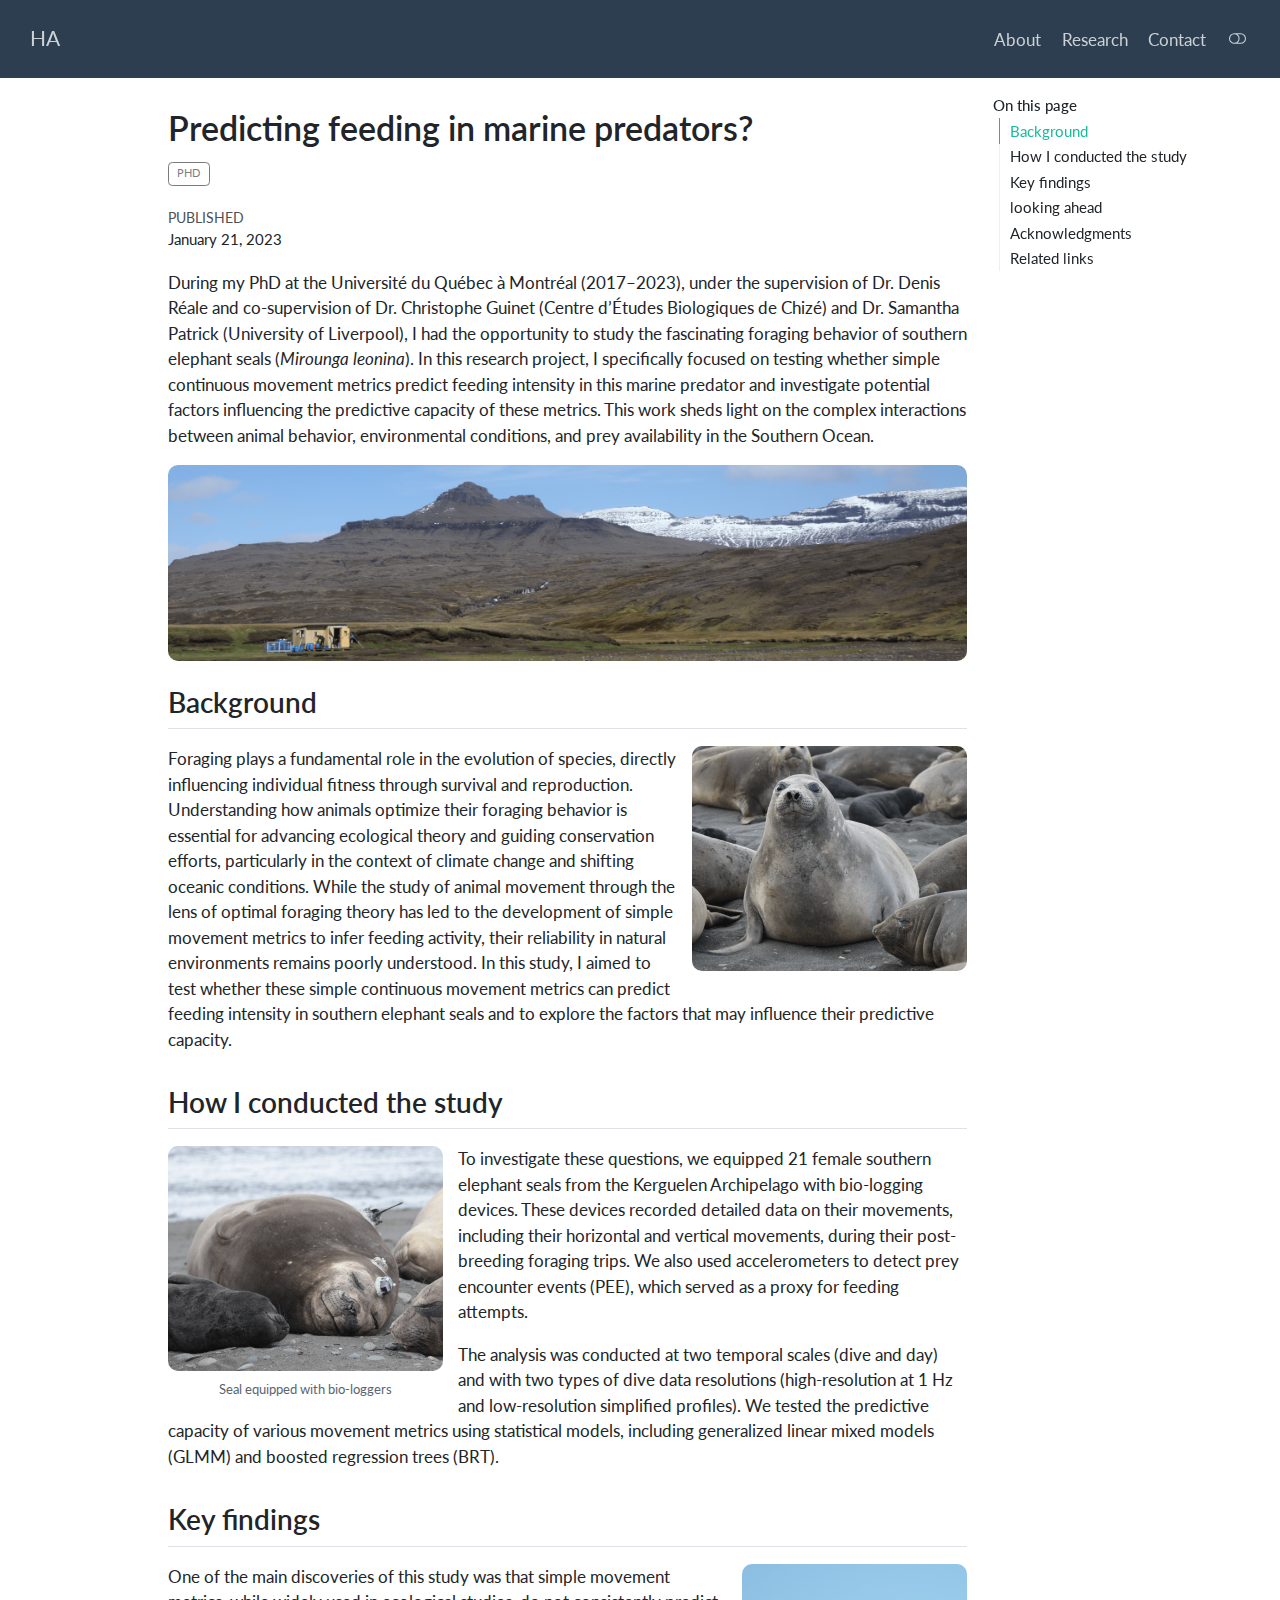
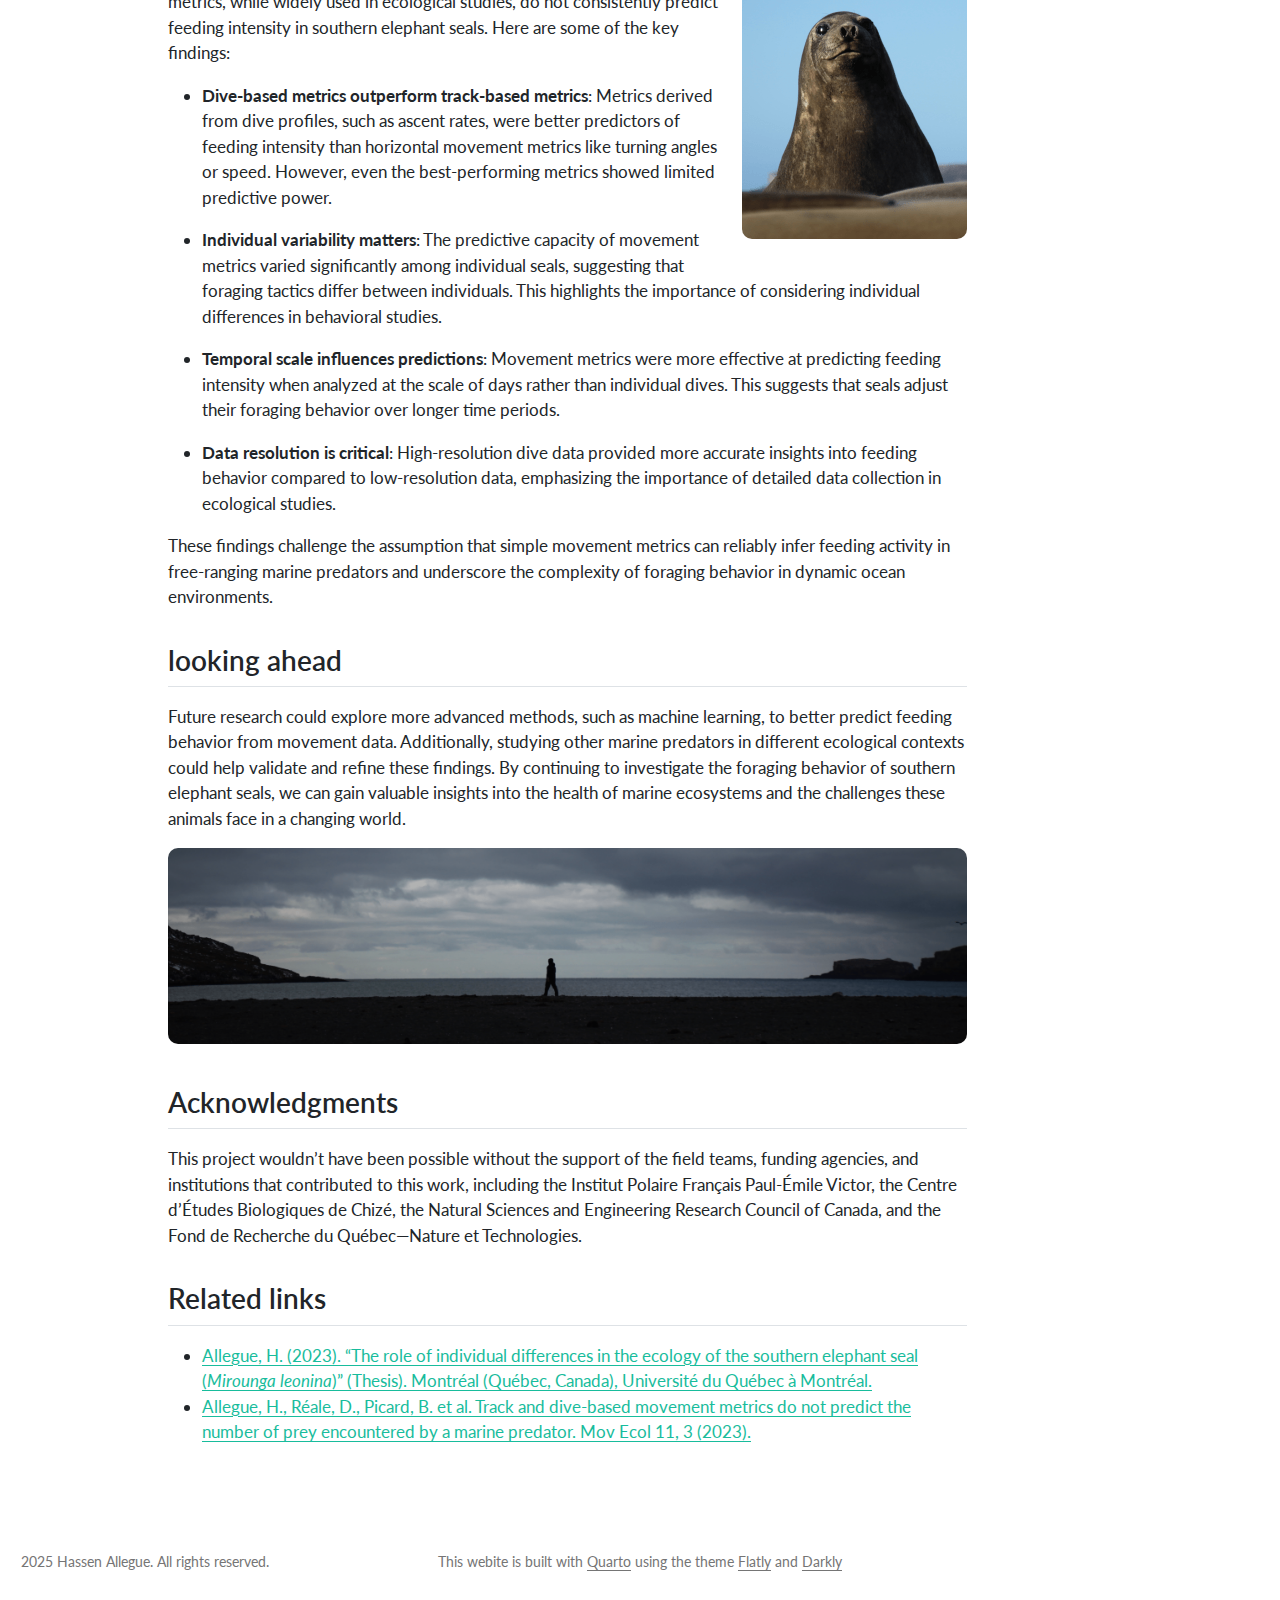
<file: docs/listings/previous_research/elephant_seal_predict_feeding.html>
<!DOCTYPE html>
<html xmlns="http://www.w3.org/1999/xhtml" lang="en" xml:lang="en"><head>

<meta charset="utf-8">
<meta name="generator" content="quarto-1.6.40">

<meta name="viewport" content="width=device-width, initial-scale=1.0, user-scalable=yes">

<meta name="dcterms.date" content="2023-01-21">

<title>Predicting feeding in marine predators? – HA</title>
<style>
code{white-space: pre-wrap;}
span.smallcaps{font-variant: small-caps;}
div.columns{display: flex; gap: min(4vw, 1.5em);}
div.column{flex: auto; overflow-x: auto;}
div.hanging-indent{margin-left: 1.5em; text-indent: -1.5em;}
ul.task-list{list-style: none;}
ul.task-list li input[type="checkbox"] {
  width: 0.8em;
  margin: 0 0.8em 0.2em -1em; /* quarto-specific, see https://github.com/quarto-dev/quarto-cli/issues/4556 */ 
  vertical-align: middle;
}
</style>


<script src="../../site_libs/quarto-nav/quarto-nav.js"></script>
<script src="../../site_libs/quarto-nav/headroom.min.js"></script>
<script src="../../site_libs/clipboard/clipboard.min.js"></script>
<script src="../../site_libs/quarto-search/autocomplete.umd.js"></script>
<script src="../../site_libs/quarto-search/fuse.min.js"></script>
<script src="../../site_libs/quarto-search/quarto-search.js"></script>
<meta name="quarto:offset" content="../../">
<link href="../../assets/images/favicon.png" rel="icon" type="image/png">
<script src="../../site_libs/quarto-html/quarto.js"></script>
<script src="../../site_libs/quarto-html/popper.min.js"></script>
<script src="../../site_libs/quarto-html/tippy.umd.min.js"></script>
<script src="../../site_libs/quarto-html/anchor.min.js"></script>
<link href="../../site_libs/quarto-html/tippy.css" rel="stylesheet">
<link href="../../site_libs/quarto-html/quarto-syntax-highlighting-549806ee2085284f45b00abea8c6df48.css" rel="stylesheet" class="quarto-color-scheme" id="quarto-text-highlighting-styles">
<link href="../../site_libs/quarto-html/quarto-syntax-highlighting-dark-8ea72dc5fed832574809a9c94082fbbb.css" rel="prefetch" class="quarto-color-scheme quarto-color-alternate" id="quarto-text-highlighting-styles">
<script src="../../site_libs/bootstrap/bootstrap.min.js"></script>
<link href="../../site_libs/bootstrap/bootstrap-icons.css" rel="stylesheet">
<link href="../../site_libs/bootstrap/bootstrap-1a79fd06cfe4286586da36d8410200c3.min.css" rel="stylesheet" append-hash="true" class="quarto-color-scheme" id="quarto-bootstrap" data-mode="light">
<link href="../../site_libs/bootstrap/bootstrap-dark-d750889642a5a05e2556b0cc41f005dc.min.css" rel="prefetch" append-hash="true" class="quarto-color-scheme quarto-color-alternate" id="quarto-bootstrap" data-mode="dark">
<script src="../../site_libs/quarto-contrib/iconify-2.1.0/iconify-icon.min.js"></script>
<script id="quarto-search-options" type="application/json">{
  "location": "navbar",
  "copy-button": false,
  "collapse-after": 3,
  "panel-placement": "end",
  "type": "overlay",
  "limit": 50,
  "keyboard-shortcut": [
    "f",
    "/",
    "s"
  ],
  "show-item-context": false,
  "language": {
    "search-no-results-text": "No results",
    "search-matching-documents-text": "matching documents",
    "search-copy-link-title": "Copy link to search",
    "search-hide-matches-text": "Hide additional matches",
    "search-more-match-text": "more match in this document",
    "search-more-matches-text": "more matches in this document",
    "search-clear-button-title": "Clear",
    "search-text-placeholder": "",
    "search-detached-cancel-button-title": "Cancel",
    "search-submit-button-title": "Submit",
    "search-label": "Search"
  }
}</script>


<link rel="stylesheet" href="../../styles.css">
</head>

<body class="nav-fixed">

<div id="quarto-search-results"></div>
  <header id="quarto-header" class="headroom fixed-top">
    <nav class="navbar navbar-expand-lg " data-bs-theme="dark">
      <div class="navbar-container container-fluid">
      <div class="navbar-brand-container mx-auto">
    <a class="navbar-brand" href="../../index.html">
    <span class="navbar-title">HA</span>
    </a>
  </div>
          <button class="navbar-toggler" type="button" data-bs-toggle="collapse" data-bs-target="#navbarCollapse" aria-controls="navbarCollapse" role="menu" aria-expanded="false" aria-label="Toggle navigation" onclick="if (window.quartoToggleHeadroom) { window.quartoToggleHeadroom(); }">
  <span class="navbar-toggler-icon"></span>
</button>
          <div class="collapse navbar-collapse" id="navbarCollapse">
            <ul class="navbar-nav navbar-nav-scroll ms-auto">
  <li class="nav-item">
    <a class="nav-link" href="../../about.html"> 
<span class="menu-text">About</span></a>
  </li>  
  <li class="nav-item">
    <a class="nav-link" href="../../research.html"> 
<span class="menu-text">Research</span></a>
  </li>  
  <li class="nav-item">
    <a class="nav-link" href="../../contact.html"> 
<span class="menu-text">Contact</span></a>
  </li>  
</ul>
              <div class="quarto-navbar-tools">
  <a href="" class="quarto-color-scheme-toggle quarto-navigation-tool  px-1" onclick="window.quartoToggleColorScheme(); return false;" title="Toggle dark mode"><i class="bi"></i></a>
</div>
          </div> <!-- /navcollapse -->
      </div> <!-- /container-fluid -->
    </nav>
</header>
<!-- content -->
<div id="quarto-content" class="quarto-container page-columns page-rows-contents page-layout-article page-navbar">
<!-- sidebar -->
<!-- margin-sidebar -->
    <div id="quarto-margin-sidebar" class="sidebar margin-sidebar">
        <nav id="TOC" role="doc-toc" class="toc-active">
    <h2 id="toc-title">On this page</h2>
   
  <ul>
  <li><a href="#background" id="toc-background" class="nav-link active" data-scroll-target="#background">Background</a></li>
  <li><a href="#how-i-conducted-the-study" id="toc-how-i-conducted-the-study" class="nav-link" data-scroll-target="#how-i-conducted-the-study">How I conducted the study</a></li>
  <li><a href="#key-findings" id="toc-key-findings" class="nav-link" data-scroll-target="#key-findings">Key findings</a></li>
  <li><a href="#looking-ahead" id="toc-looking-ahead" class="nav-link" data-scroll-target="#looking-ahead">looking ahead</a></li>
  <li><a href="#acknowledgments" id="toc-acknowledgments" class="nav-link" data-scroll-target="#acknowledgments">Acknowledgments</a></li>
  <li><a href="#related-links" id="toc-related-links" class="nav-link" data-scroll-target="#related-links">Related links</a></li>
  </ul>
</nav>
    </div>
<!-- main -->
<main class="content" id="quarto-document-content">

<header id="title-block-header" class="quarto-title-block default">
<div class="quarto-title">
<h1 class="title">Predicting feeding in marine predators?</h1>
  <div class="quarto-categories">
    <div class="quarto-category">PhD</div>
  </div>
  </div>



<div class="quarto-title-meta">

    
    <div>
    <div class="quarto-title-meta-heading">Published</div>
    <div class="quarto-title-meta-contents">
      <p class="date">January 21, 2023</p>
    </div>
  </div>
  
    
  </div>
  


</header>


<p>During my PhD at the Université du Québec à Montréal (2017–2023), under the supervision of Dr.&nbsp;Denis Réale and co-supervision of Dr.&nbsp;Christophe Guinet (Centre d’Études Biologiques de Chizé) and Dr.&nbsp;Samantha Patrick (University of Liverpool), I had the opportunity to study the fascinating foraging behavior of southern elephant seals (<em>Mirounga leonina</em>). In this research project, I specifically focused on testing whether simple continuous movement metrics predict feeding intensity in this marine predator and investigate potential factors influencing the predictive capacity of these metrics. This work sheds light on the complex interactions between animal behavior, environmental conditions, and prey availability in the Southern Ocean.</p>
<figure class="figure">
<img src="../../assets/images/posts/elephant_seal_predict_feeding/view_cabine.png" class="img-fluid round figure-img">
</figure>
<section id="background" class="level2">
<h2 class="anchored" data-anchor-id="background">Background</h2>
<figure class="post-figure float-end figure">
<img src="../../assets/images/posts/elephant_seal_predict_feeding/seal1.png" class="round figure-img">
</figure>
<p>Foraging plays a fundamental role in the evolution of species, directly influencing individual fitness through survival and reproduction. Understanding how animals optimize their foraging behavior is essential for advancing ecological theory and guiding conservation efforts, particularly in the context of climate change and shifting oceanic conditions. While the study of animal movement through the lens of optimal foraging theory has led to the development of simple movement metrics to infer feeding activity, their reliability in natural environments remains poorly understood. In this study, I aimed to test whether these simple continuous movement metrics can predict feeding intensity in southern elephant seals and to explore the factors that may influence their predictive capacity.</p>
</section>
<section id="how-i-conducted-the-study" class="level2">
<h2 class="anchored" data-anchor-id="how-i-conducted-the-study">How I conducted the study</h2>
<figure class="post-figure float-start figure">
<img src="../../assets/images/posts/elephant_seal_predict_feeding/tagged_seal2.png" class="round figure-img">
<figcaption>
Seal equipped with bio-loggers
</figcaption>
</figure>
<p>To investigate these questions, we equipped 21 female southern elephant seals from the Kerguelen Archipelago with bio-logging devices. These devices recorded detailed data on their movements, including their horizontal and vertical movements, during their post-breeding foraging trips. We also used accelerometers to detect prey encounter events (PEE), which served as a proxy for feeding attempts.</p>
<p>The analysis was conducted at two temporal scales (dive and day) and with two types of dive data resolutions (high-resolution at 1 Hz and low-resolution simplified profiles). We tested the predictive capacity of various movement metrics using statistical models, including generalized linear mixed models (GLMM) and boosted regression trees (BRT).</p>
</section>
<section id="key-findings" class="level2">
<h2 class="anchored" data-anchor-id="key-findings">Key findings</h2>
<figure class="post-figure float-end figure">
<img src="../../assets/images/posts/elephant_seal_predict_feeding/seal2.png" class="round figure-img">
</figure>
<p>One of the main discoveries of this study was that simple movement metrics, while widely used in ecological studies, do not consistently predict feeding intensity in southern elephant seals. Here are some of the key findings:</p>
<ul>
<li><p><strong>Dive-based metrics outperform track-based metrics</strong>: Metrics derived from dive profiles, such as ascent rates, were better predictors of feeding intensity than horizontal movement metrics like turning angles or speed. However, even the best-performing metrics showed limited predictive power.</p></li>
<li><p><strong>Individual variability matters</strong>: The predictive capacity of movement metrics varied significantly among individual seals, suggesting that foraging tactics differ between individuals. This highlights the importance of considering individual differences in behavioral studies.</p></li>
<li><p><strong>Temporal scale influences predictions</strong>: Movement metrics were more effective at predicting feeding intensity when analyzed at the scale of days rather than individual dives. This suggests that seals adjust their foraging behavior over longer time periods.</p></li>
<li><p><strong>Data resolution is critical</strong>: High-resolution dive data provided more accurate insights into feeding behavior compared to low-resolution data, emphasizing the importance of detailed data collection in ecological studies.</p></li>
</ul>
<p>These findings challenge the assumption that simple movement metrics can reliably infer feeding activity in free-ranging marine predators and underscore the complexity of foraging behavior in dynamic ocean environments.</p>
</section>
<section id="looking-ahead" class="level2">
<h2 class="anchored" data-anchor-id="looking-ahead">looking ahead</h2>
<p>Future research could explore more advanced methods, such as machine learning, to better predict feeding behavior from movement data. Additionally, studying other marine predators in different ecological contexts could help validate and refine these findings. By continuing to investigate the foraging behavior of southern elephant seals, we can gain valuable insights into the health of marine ecosystems and the challenges these animals face in a changing world.</p>
<figure class="figure">
<img src="../../assets/images/posts/elephant_seal_predict_feeding/view_dark.png" class="img-fluid round figure-img">
</figure>
</section>
<section id="acknowledgments" class="level2">
<h2 class="anchored" data-anchor-id="acknowledgments">Acknowledgments</h2>
<p>This project wouldn’t have been possible without the support of the field teams, funding agencies, and institutions that contributed to this work, including the Institut Polaire Français Paul-Émile Victor, the Centre d’Études Biologiques de Chizé, the Natural Sciences and Engineering Research Council of Canada, and the Fond de Recherche du Québec—Nature et Technologies.</p>
</section>
<section id="related-links" class="level2">
<h2 class="anchored" data-anchor-id="related-links">Related links</h2>
<ul>
<li><a href="http://archipel.uqam.ca/id/eprint/16596" class="uri" target="_blank">Allegue, H. (2023). “The role of individual differences in the ecology of the southern elephant seal (<em>Mirounga leonina</em>)” (Thesis). Montréal (Québec, Canada), Université du Québec à Montréal.</a></li>
<li><a href="https://doi.org/10.1186/s40462-022-00361-2" class="uri" target="_blank">Allegue, H., Réale, D., Picard, B. et al.&nbsp;Track and dive-based movement metrics do not predict the number of prey encountered by a marine predator. Mov Ecol 11, 3 (2023).</a></li>
</ul>


</section>

</main> <!-- /main -->
<script id="quarto-html-after-body" type="application/javascript">
window.document.addEventListener("DOMContentLoaded", function (event) {
  const toggleBodyColorMode = (bsSheetEl) => {
    const mode = bsSheetEl.getAttribute("data-mode");
    const bodyEl = window.document.querySelector("body");
    if (mode === "dark") {
      bodyEl.classList.add("quarto-dark");
      bodyEl.classList.remove("quarto-light");
    } else {
      bodyEl.classList.add("quarto-light");
      bodyEl.classList.remove("quarto-dark");
    }
  }
  const toggleBodyColorPrimary = () => {
    const bsSheetEl = window.document.querySelector("link#quarto-bootstrap");
    if (bsSheetEl) {
      toggleBodyColorMode(bsSheetEl);
    }
  }
  toggleBodyColorPrimary();  
  const disableStylesheet = (stylesheets) => {
    for (let i=0; i < stylesheets.length; i++) {
      const stylesheet = stylesheets[i];
      stylesheet.rel = 'prefetch';
    }
  }
  const enableStylesheet = (stylesheets) => {
    for (let i=0; i < stylesheets.length; i++) {
      const stylesheet = stylesheets[i];
      stylesheet.rel = 'stylesheet';
    }
  }
  const manageTransitions = (selector, allowTransitions) => {
    const els = window.document.querySelectorAll(selector);
    for (let i=0; i < els.length; i++) {
      const el = els[i];
      if (allowTransitions) {
        el.classList.remove('notransition');
      } else {
        el.classList.add('notransition');
      }
    }
  }
  const toggleGiscusIfUsed = (isAlternate, darkModeDefault) => {
    const baseTheme = document.querySelector('#giscus-base-theme')?.value ?? 'light';
    const alternateTheme = document.querySelector('#giscus-alt-theme')?.value ?? 'dark';
    let newTheme = '';
    if(darkModeDefault) {
      newTheme = isAlternate ? baseTheme : alternateTheme;
    } else {
      newTheme = isAlternate ? alternateTheme : baseTheme;
    }
    const changeGiscusTheme = () => {
      // From: https://github.com/giscus/giscus/issues/336
      const sendMessage = (message) => {
        const iframe = document.querySelector('iframe.giscus-frame');
        if (!iframe) return;
        iframe.contentWindow.postMessage({ giscus: message }, 'https://giscus.app');
      }
      sendMessage({
        setConfig: {
          theme: newTheme
        }
      });
    }
    const isGiscussLoaded = window.document.querySelector('iframe.giscus-frame') !== null;
    if (isGiscussLoaded) {
      changeGiscusTheme();
    }
  }
  const toggleColorMode = (alternate) => {
    // Switch the stylesheets
    const alternateStylesheets = window.document.querySelectorAll('link.quarto-color-scheme.quarto-color-alternate');
    manageTransitions('#quarto-margin-sidebar .nav-link', false);
    if (alternate) {
      enableStylesheet(alternateStylesheets);
      for (const sheetNode of alternateStylesheets) {
        if (sheetNode.id === "quarto-bootstrap") {
          toggleBodyColorMode(sheetNode);
        }
      }
    } else {
      disableStylesheet(alternateStylesheets);
      toggleBodyColorPrimary();
    }
    manageTransitions('#quarto-margin-sidebar .nav-link', true);
    // Switch the toggles
    const toggles = window.document.querySelectorAll('.quarto-color-scheme-toggle');
    for (let i=0; i < toggles.length; i++) {
      const toggle = toggles[i];
      if (toggle) {
        if (alternate) {
          toggle.classList.add("alternate");     
        } else {
          toggle.classList.remove("alternate");
        }
      }
    }
    // Hack to workaround the fact that safari doesn't
    // properly recolor the scrollbar when toggling (#1455)
    if (navigator.userAgent.indexOf('Safari') > 0 && navigator.userAgent.indexOf('Chrome') == -1) {
      manageTransitions("body", false);
      window.scrollTo(0, 1);
      setTimeout(() => {
        window.scrollTo(0, 0);
        manageTransitions("body", true);
      }, 40);  
    }
  }
  const isFileUrl = () => { 
    return window.location.protocol === 'file:';
  }
  const hasAlternateSentinel = () => {  
    let styleSentinel = getColorSchemeSentinel();
    if (styleSentinel !== null) {
      return styleSentinel === "alternate";
    } else {
      return false;
    }
  }
  const setStyleSentinel = (alternate) => {
    const value = alternate ? "alternate" : "default";
    if (!isFileUrl()) {
      window.localStorage.setItem("quarto-color-scheme", value);
    } else {
      localAlternateSentinel = value;
    }
  }
  const getColorSchemeSentinel = () => {
    if (!isFileUrl()) {
      const storageValue = window.localStorage.getItem("quarto-color-scheme");
      return storageValue != null ? storageValue : localAlternateSentinel;
    } else {
      return localAlternateSentinel;
    }
  }
  const darkModeDefault = false;
  let localAlternateSentinel = darkModeDefault ? 'alternate' : 'default';
  // Dark / light mode switch
  window.quartoToggleColorScheme = () => {
    // Read the current dark / light value 
    let toAlternate = !hasAlternateSentinel();
    toggleColorMode(toAlternate);
    setStyleSentinel(toAlternate);
    toggleGiscusIfUsed(toAlternate, darkModeDefault);
  };
  // Ensure there is a toggle, if there isn't float one in the top right
  if (window.document.querySelector('.quarto-color-scheme-toggle') === null) {
    const a = window.document.createElement('a');
    a.classList.add('top-right');
    a.classList.add('quarto-color-scheme-toggle');
    a.href = "";
    a.onclick = function() { try { window.quartoToggleColorScheme(); } catch {} return false; };
    const i = window.document.createElement("i");
    i.classList.add('bi');
    a.appendChild(i);
    window.document.body.appendChild(a);
  }
  // Switch to dark mode if need be
  if (hasAlternateSentinel()) {
    toggleColorMode(true);
  } else {
    toggleColorMode(false);
  }
  const icon = "";
  const anchorJS = new window.AnchorJS();
  anchorJS.options = {
    placement: 'right',
    icon: icon
  };
  anchorJS.add('.anchored');
  const isCodeAnnotation = (el) => {
    for (const clz of el.classList) {
      if (clz.startsWith('code-annotation-')) {                     
        return true;
      }
    }
    return false;
  }
  const onCopySuccess = function(e) {
    // button target
    const button = e.trigger;
    // don't keep focus
    button.blur();
    // flash "checked"
    button.classList.add('code-copy-button-checked');
    var currentTitle = button.getAttribute("title");
    button.setAttribute("title", "Copied!");
    let tooltip;
    if (window.bootstrap) {
      button.setAttribute("data-bs-toggle", "tooltip");
      button.setAttribute("data-bs-placement", "left");
      button.setAttribute("data-bs-title", "Copied!");
      tooltip = new bootstrap.Tooltip(button, 
        { trigger: "manual", 
          customClass: "code-copy-button-tooltip",
          offset: [0, -8]});
      tooltip.show();    
    }
    setTimeout(function() {
      if (tooltip) {
        tooltip.hide();
        button.removeAttribute("data-bs-title");
        button.removeAttribute("data-bs-toggle");
        button.removeAttribute("data-bs-placement");
      }
      button.setAttribute("title", currentTitle);
      button.classList.remove('code-copy-button-checked');
    }, 1000);
    // clear code selection
    e.clearSelection();
  }
  const getTextToCopy = function(trigger) {
      const codeEl = trigger.previousElementSibling.cloneNode(true);
      for (const childEl of codeEl.children) {
        if (isCodeAnnotation(childEl)) {
          childEl.remove();
        }
      }
      return codeEl.innerText;
  }
  const clipboard = new window.ClipboardJS('.code-copy-button:not([data-in-quarto-modal])', {
    text: getTextToCopy
  });
  clipboard.on('success', onCopySuccess);
  if (window.document.getElementById('quarto-embedded-source-code-modal')) {
    const clipboardModal = new window.ClipboardJS('.code-copy-button[data-in-quarto-modal]', {
      text: getTextToCopy,
      container: window.document.getElementById('quarto-embedded-source-code-modal')
    });
    clipboardModal.on('success', onCopySuccess);
  }
    var localhostRegex = new RegExp(/^(?:http|https):\/\/localhost\:?[0-9]*\//);
    var mailtoRegex = new RegExp(/^mailto:/);
      var filterRegex = new RegExp('/' + window.location.host + '/');
    var isInternal = (href) => {
        return filterRegex.test(href) || localhostRegex.test(href) || mailtoRegex.test(href);
    }
    // Inspect non-navigation links and adorn them if external
 	var links = window.document.querySelectorAll('a[href]:not(.nav-link):not(.navbar-brand):not(.toc-action):not(.sidebar-link):not(.sidebar-item-toggle):not(.pagination-link):not(.no-external):not([aria-hidden]):not(.dropdown-item):not(.quarto-navigation-tool):not(.about-link)');
    for (var i=0; i<links.length; i++) {
      const link = links[i];
      if (!isInternal(link.href)) {
        // undo the damage that might have been done by quarto-nav.js in the case of
        // links that we want to consider external
        if (link.dataset.originalHref !== undefined) {
          link.href = link.dataset.originalHref;
        }
      }
    }
  function tippyHover(el, contentFn, onTriggerFn, onUntriggerFn) {
    const config = {
      allowHTML: true,
      maxWidth: 500,
      delay: 100,
      arrow: false,
      appendTo: function(el) {
          return el.parentElement;
      },
      interactive: true,
      interactiveBorder: 10,
      theme: 'quarto',
      placement: 'bottom-start',
    };
    if (contentFn) {
      config.content = contentFn;
    }
    if (onTriggerFn) {
      config.onTrigger = onTriggerFn;
    }
    if (onUntriggerFn) {
      config.onUntrigger = onUntriggerFn;
    }
    window.tippy(el, config); 
  }
  const noterefs = window.document.querySelectorAll('a[role="doc-noteref"]');
  for (var i=0; i<noterefs.length; i++) {
    const ref = noterefs[i];
    tippyHover(ref, function() {
      // use id or data attribute instead here
      let href = ref.getAttribute('data-footnote-href') || ref.getAttribute('href');
      try { href = new URL(href).hash; } catch {}
      const id = href.replace(/^#\/?/, "");
      const note = window.document.getElementById(id);
      if (note) {
        return note.innerHTML;
      } else {
        return "";
      }
    });
  }
  const xrefs = window.document.querySelectorAll('a.quarto-xref');
  const processXRef = (id, note) => {
    // Strip column container classes
    const stripColumnClz = (el) => {
      el.classList.remove("page-full", "page-columns");
      if (el.children) {
        for (const child of el.children) {
          stripColumnClz(child);
        }
      }
    }
    stripColumnClz(note)
    if (id === null || id.startsWith('sec-')) {
      // Special case sections, only their first couple elements
      const container = document.createElement("div");
      if (note.children && note.children.length > 2) {
        container.appendChild(note.children[0].cloneNode(true));
        for (let i = 1; i < note.children.length; i++) {
          const child = note.children[i];
          if (child.tagName === "P" && child.innerText === "") {
            continue;
          } else {
            container.appendChild(child.cloneNode(true));
            break;
          }
        }
        if (window.Quarto?.typesetMath) {
          window.Quarto.typesetMath(container);
        }
        return container.innerHTML
      } else {
        if (window.Quarto?.typesetMath) {
          window.Quarto.typesetMath(note);
        }
        return note.innerHTML;
      }
    } else {
      // Remove any anchor links if they are present
      const anchorLink = note.querySelector('a.anchorjs-link');
      if (anchorLink) {
        anchorLink.remove();
      }
      if (window.Quarto?.typesetMath) {
        window.Quarto.typesetMath(note);
      }
      if (note.classList.contains("callout")) {
        return note.outerHTML;
      } else {
        return note.innerHTML;
      }
    }
  }
  for (var i=0; i<xrefs.length; i++) {
    const xref = xrefs[i];
    tippyHover(xref, undefined, function(instance) {
      instance.disable();
      let url = xref.getAttribute('href');
      let hash = undefined; 
      if (url.startsWith('#')) {
        hash = url;
      } else {
        try { hash = new URL(url).hash; } catch {}
      }
      if (hash) {
        const id = hash.replace(/^#\/?/, "");
        const note = window.document.getElementById(id);
        if (note !== null) {
          try {
            const html = processXRef(id, note.cloneNode(true));
            instance.setContent(html);
          } finally {
            instance.enable();
            instance.show();
          }
        } else {
          // See if we can fetch this
          fetch(url.split('#')[0])
          .then(res => res.text())
          .then(html => {
            const parser = new DOMParser();
            const htmlDoc = parser.parseFromString(html, "text/html");
            const note = htmlDoc.getElementById(id);
            if (note !== null) {
              const html = processXRef(id, note);
              instance.setContent(html);
            } 
          }).finally(() => {
            instance.enable();
            instance.show();
          });
        }
      } else {
        // See if we can fetch a full url (with no hash to target)
        // This is a special case and we should probably do some content thinning / targeting
        fetch(url)
        .then(res => res.text())
        .then(html => {
          const parser = new DOMParser();
          const htmlDoc = parser.parseFromString(html, "text/html");
          const note = htmlDoc.querySelector('main.content');
          if (note !== null) {
            // This should only happen for chapter cross references
            // (since there is no id in the URL)
            // remove the first header
            if (note.children.length > 0 && note.children[0].tagName === "HEADER") {
              note.children[0].remove();
            }
            const html = processXRef(null, note);
            instance.setContent(html);
          } 
        }).finally(() => {
          instance.enable();
          instance.show();
        });
      }
    }, function(instance) {
    });
  }
      let selectedAnnoteEl;
      const selectorForAnnotation = ( cell, annotation) => {
        let cellAttr = 'data-code-cell="' + cell + '"';
        let lineAttr = 'data-code-annotation="' +  annotation + '"';
        const selector = 'span[' + cellAttr + '][' + lineAttr + ']';
        return selector;
      }
      const selectCodeLines = (annoteEl) => {
        const doc = window.document;
        const targetCell = annoteEl.getAttribute("data-target-cell");
        const targetAnnotation = annoteEl.getAttribute("data-target-annotation");
        const annoteSpan = window.document.querySelector(selectorForAnnotation(targetCell, targetAnnotation));
        const lines = annoteSpan.getAttribute("data-code-lines").split(",");
        const lineIds = lines.map((line) => {
          return targetCell + "-" + line;
        })
        let top = null;
        let height = null;
        let parent = null;
        if (lineIds.length > 0) {
            //compute the position of the single el (top and bottom and make a div)
            const el = window.document.getElementById(lineIds[0]);
            top = el.offsetTop;
            height = el.offsetHeight;
            parent = el.parentElement.parentElement;
          if (lineIds.length > 1) {
            const lastEl = window.document.getElementById(lineIds[lineIds.length - 1]);
            const bottom = lastEl.offsetTop + lastEl.offsetHeight;
            height = bottom - top;
          }
          if (top !== null && height !== null && parent !== null) {
            // cook up a div (if necessary) and position it 
            let div = window.document.getElementById("code-annotation-line-highlight");
            if (div === null) {
              div = window.document.createElement("div");
              div.setAttribute("id", "code-annotation-line-highlight");
              div.style.position = 'absolute';
              parent.appendChild(div);
            }
            div.style.top = top - 2 + "px";
            div.style.height = height + 4 + "px";
            div.style.left = 0;
            let gutterDiv = window.document.getElementById("code-annotation-line-highlight-gutter");
            if (gutterDiv === null) {
              gutterDiv = window.document.createElement("div");
              gutterDiv.setAttribute("id", "code-annotation-line-highlight-gutter");
              gutterDiv.style.position = 'absolute';
              const codeCell = window.document.getElementById(targetCell);
              const gutter = codeCell.querySelector('.code-annotation-gutter');
              gutter.appendChild(gutterDiv);
            }
            gutterDiv.style.top = top - 2 + "px";
            gutterDiv.style.height = height + 4 + "px";
          }
          selectedAnnoteEl = annoteEl;
        }
      };
      const unselectCodeLines = () => {
        const elementsIds = ["code-annotation-line-highlight", "code-annotation-line-highlight-gutter"];
        elementsIds.forEach((elId) => {
          const div = window.document.getElementById(elId);
          if (div) {
            div.remove();
          }
        });
        selectedAnnoteEl = undefined;
      };
        // Handle positioning of the toggle
    window.addEventListener(
      "resize",
      throttle(() => {
        elRect = undefined;
        if (selectedAnnoteEl) {
          selectCodeLines(selectedAnnoteEl);
        }
      }, 10)
    );
    function throttle(fn, ms) {
    let throttle = false;
    let timer;
      return (...args) => {
        if(!throttle) { // first call gets through
            fn.apply(this, args);
            throttle = true;
        } else { // all the others get throttled
            if(timer) clearTimeout(timer); // cancel #2
            timer = setTimeout(() => {
              fn.apply(this, args);
              timer = throttle = false;
            }, ms);
        }
      };
    }
      // Attach click handler to the DT
      const annoteDls = window.document.querySelectorAll('dt[data-target-cell]');
      for (const annoteDlNode of annoteDls) {
        annoteDlNode.addEventListener('click', (event) => {
          const clickedEl = event.target;
          if (clickedEl !== selectedAnnoteEl) {
            unselectCodeLines();
            const activeEl = window.document.querySelector('dt[data-target-cell].code-annotation-active');
            if (activeEl) {
              activeEl.classList.remove('code-annotation-active');
            }
            selectCodeLines(clickedEl);
            clickedEl.classList.add('code-annotation-active');
          } else {
            // Unselect the line
            unselectCodeLines();
            clickedEl.classList.remove('code-annotation-active');
          }
        });
      }
  const findCites = (el) => {
    const parentEl = el.parentElement;
    if (parentEl) {
      const cites = parentEl.dataset.cites;
      if (cites) {
        return {
          el,
          cites: cites.split(' ')
        };
      } else {
        return findCites(el.parentElement)
      }
    } else {
      return undefined;
    }
  };
  var bibliorefs = window.document.querySelectorAll('a[role="doc-biblioref"]');
  for (var i=0; i<bibliorefs.length; i++) {
    const ref = bibliorefs[i];
    const citeInfo = findCites(ref);
    if (citeInfo) {
      tippyHover(citeInfo.el, function() {
        var popup = window.document.createElement('div');
        citeInfo.cites.forEach(function(cite) {
          var citeDiv = window.document.createElement('div');
          citeDiv.classList.add('hanging-indent');
          citeDiv.classList.add('csl-entry');
          var biblioDiv = window.document.getElementById('ref-' + cite);
          if (biblioDiv) {
            citeDiv.innerHTML = biblioDiv.innerHTML;
          }
          popup.appendChild(citeDiv);
        });
        return popup.innerHTML;
      });
    }
  }
});
</script>
</div> <!-- /content -->
<footer class="footer">
  <div class="nav-footer">
    <div class="nav-footer-left">
<p><iconify-icon role="img" inline="" icon="fa6-regular:copyright" aria-label="Icon copyright from fa6-regular Iconify.design set." title="Icon copyright from fa6-regular Iconify.design set."></iconify-icon> 2025 Hassen Allegue. All rights reserved.</p>
</div>   
    <div class="nav-footer-center">
<p>This webite is built with <a href="https://quarto.org/" target="_blank">Quarto</a> using the theme <a href="https://bootswatch.com/flatly/" target="_blank">Flatly</a> and <a href="https://bootswatch.com/darkly/" target="_blank">Darkly</a></p>
</div>
    <div class="nav-footer-right">
      <ul class="footer-items list-unstyled">
    <li class="nav-item">
    <a class="nav-link" href="https://github.com/hallegue" target="_blank">
<p><iconify-icon role="img" inline="" icon="fa6-brands:github" aria-label="Icon github from fa6-brands Iconify.design set." title="Icon github from fa6-brands Iconify.design set."></iconify-icon></p>
</a>
  </li>  
    <li class="nav-item">
    <a class="nav-link" href="https://www.linkedin.com/in/hassen-allegue-64974168/" target="_blank">
<p><iconify-icon role="img" inline="" icon="fa6-brands:linkedin-in" aria-label="Icon linkedin-in from fa6-brands Iconify.design set." title="Icon linkedin-in from fa6-brands Iconify.design set."></iconify-icon></p>
</a>
  </li>  
    <li class="nav-item">
    <a class="nav-link" href="https://bsky.app/profile/hallegue.bsky.social" target="_blank">
<p><iconify-icon role="img" inline="" icon="fa6-brands:bluesky" aria-label="Icon bluesky from fa6-brands Iconify.design set." title="Icon bluesky from fa6-brands Iconify.design set."></iconify-icon></p>
</a>
  </li>  
    <li class="nav-item">
    <a class="nav-link" href="https://orcid.org/0000-0001-9357-9151" target="_blank">
<p><iconify-icon role="img" inline="" icon="fa6-brands:orcid" aria-label="Icon orcid from fa6-brands Iconify.design set." title="Icon orcid from fa6-brands Iconify.design set."></iconify-icon></p>
</a>
  </li>  
    <li class="nav-item">
    <a class="nav-link" href="https://www.researchgate.net/profile/Hassen-Allegue" target="_blank">
<p><iconify-icon role="img" inline="" icon="academicons:researchgate" aria-label="Icon researchgate from academicons Iconify.design set." title="Icon researchgate from academicons Iconify.design set."></iconify-icon></p>
</a>
  </li>  
    <li class="nav-item">
    <a class="nav-link" href="https://scholar.google.co.in/citations?hl=en&amp;user=fRjVzY4AAAAJ" target="_blank">
<p><iconify-icon role="img" inline="" icon="fa6-brands:google-scholar" aria-label="Icon google-scholar from fa6-brands Iconify.design set." title="Icon google-scholar from fa6-brands Iconify.design set."></iconify-icon></p>
</a>
  </li>  
</ul>
    </div>
  </div>
</footer>




</body></html>
</file>
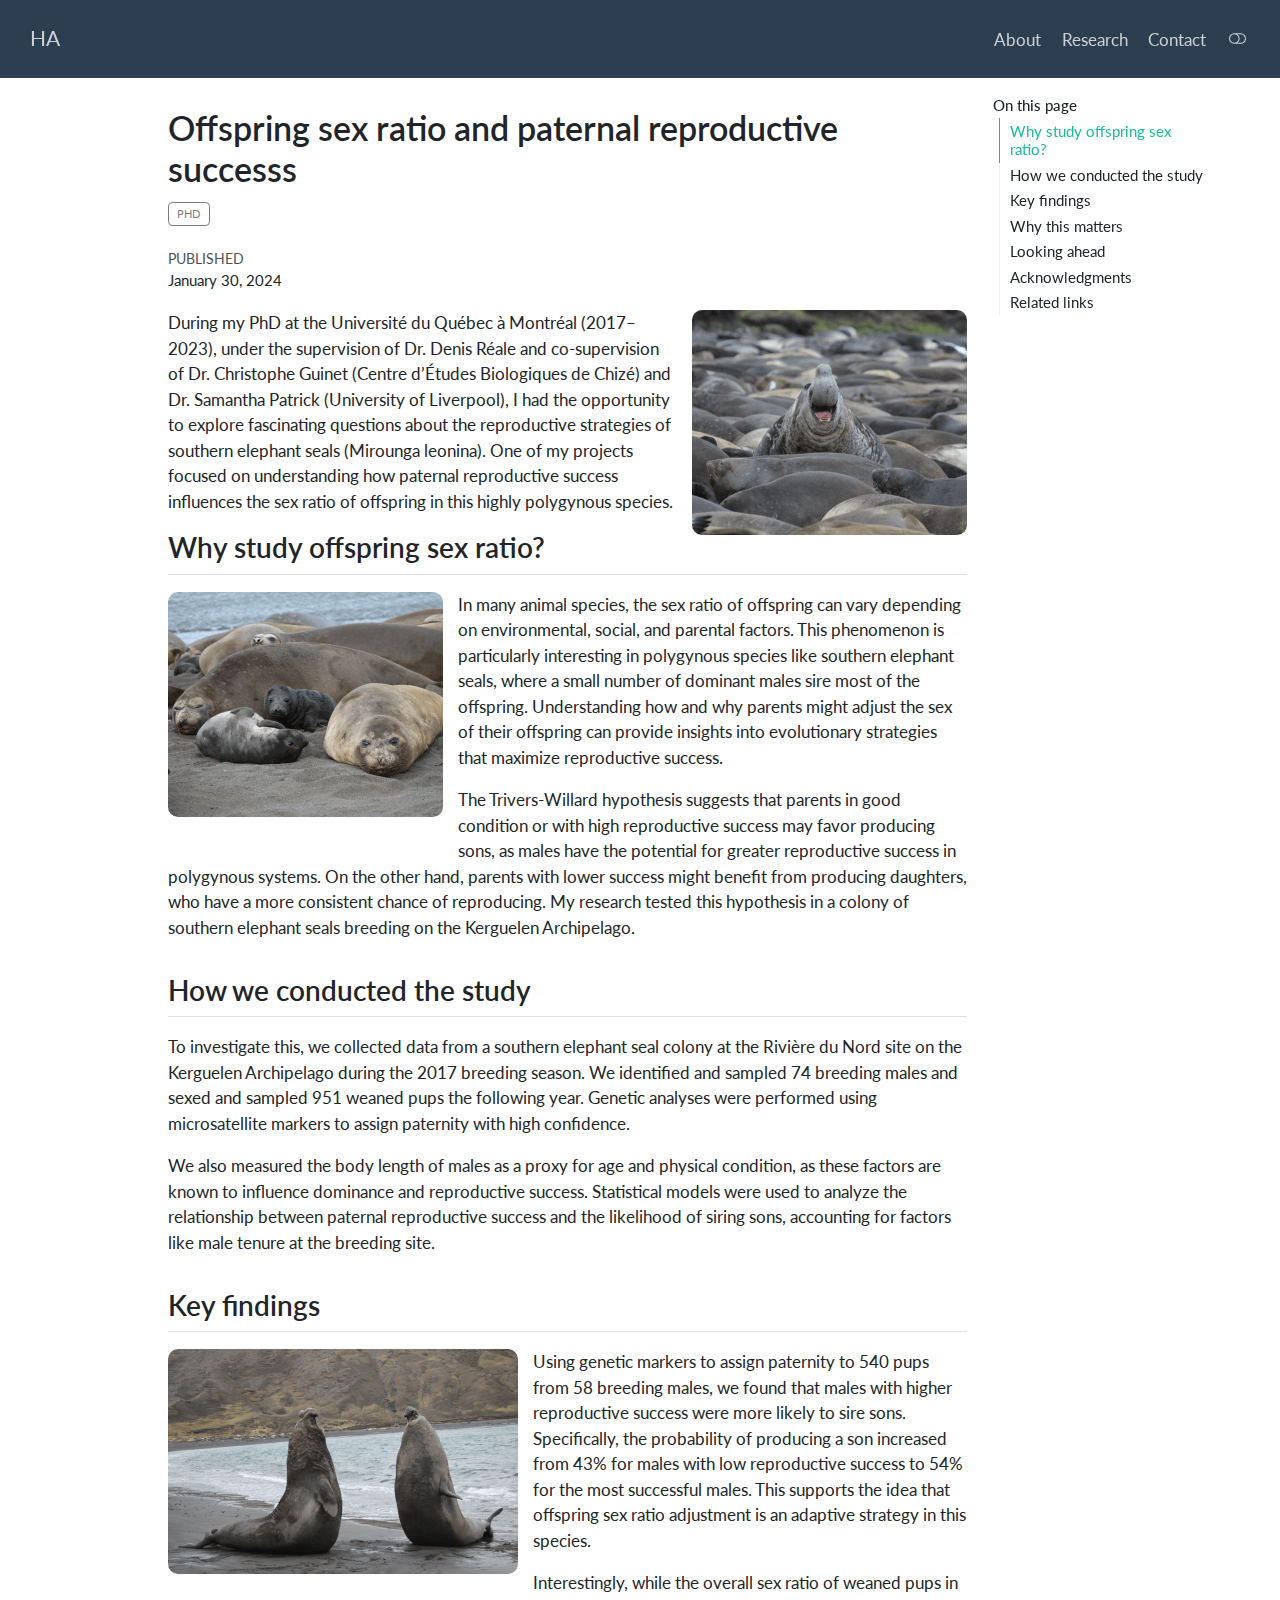
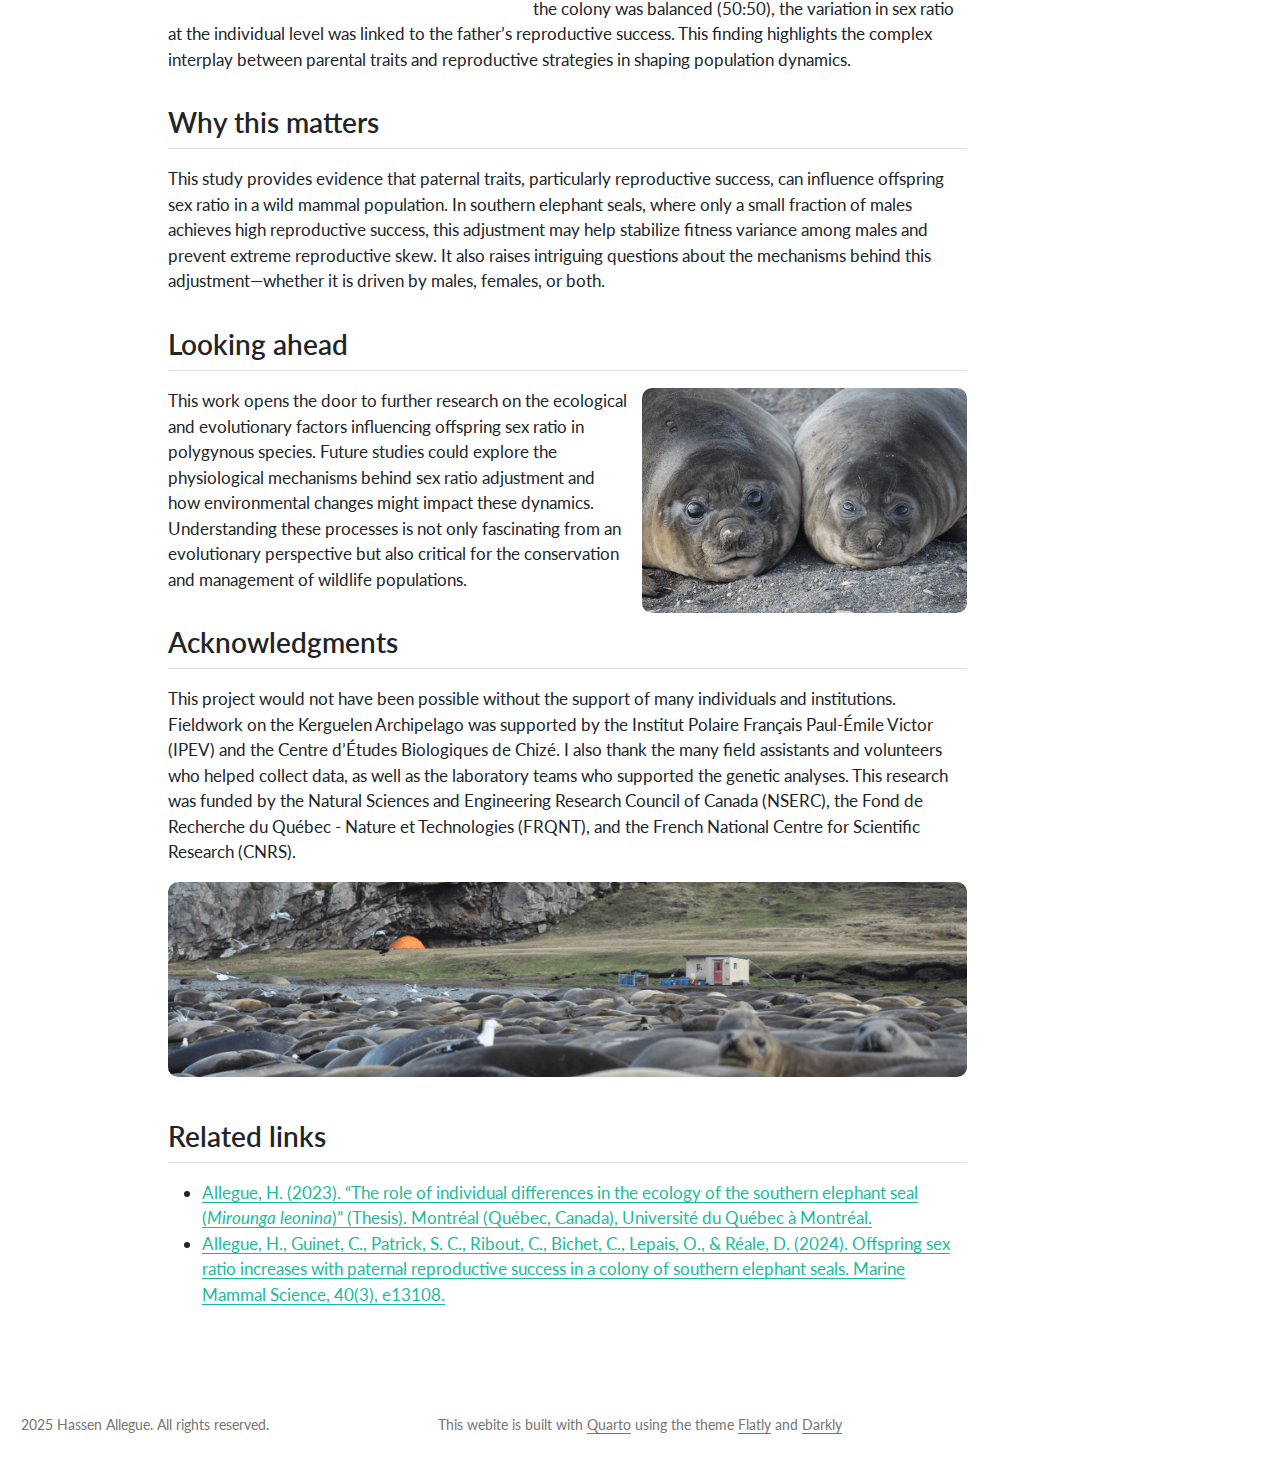
<file: docs/listings/previous_research/elephant_seal_sex_ratio.html>
<!DOCTYPE html>
<html xmlns="http://www.w3.org/1999/xhtml" lang="en" xml:lang="en"><head>

<meta charset="utf-8">
<meta name="generator" content="quarto-1.6.40">

<meta name="viewport" content="width=device-width, initial-scale=1.0, user-scalable=yes">

<meta name="dcterms.date" content="2024-01-30">

<title>Offspring sex ratio and paternal reproductive successs – HA</title>
<style>
code{white-space: pre-wrap;}
span.smallcaps{font-variant: small-caps;}
div.columns{display: flex; gap: min(4vw, 1.5em);}
div.column{flex: auto; overflow-x: auto;}
div.hanging-indent{margin-left: 1.5em; text-indent: -1.5em;}
ul.task-list{list-style: none;}
ul.task-list li input[type="checkbox"] {
  width: 0.8em;
  margin: 0 0.8em 0.2em -1em; /* quarto-specific, see https://github.com/quarto-dev/quarto-cli/issues/4556 */ 
  vertical-align: middle;
}
</style>


<script src="../../site_libs/quarto-nav/quarto-nav.js"></script>
<script src="../../site_libs/quarto-nav/headroom.min.js"></script>
<script src="../../site_libs/clipboard/clipboard.min.js"></script>
<script src="../../site_libs/quarto-search/autocomplete.umd.js"></script>
<script src="../../site_libs/quarto-search/fuse.min.js"></script>
<script src="../../site_libs/quarto-search/quarto-search.js"></script>
<meta name="quarto:offset" content="../../">
<link href="../../assets/images/favicon.png" rel="icon" type="image/png">
<script src="../../site_libs/quarto-html/quarto.js"></script>
<script src="../../site_libs/quarto-html/popper.min.js"></script>
<script src="../../site_libs/quarto-html/tippy.umd.min.js"></script>
<script src="../../site_libs/quarto-html/anchor.min.js"></script>
<link href="../../site_libs/quarto-html/tippy.css" rel="stylesheet">
<link href="../../site_libs/quarto-html/quarto-syntax-highlighting-549806ee2085284f45b00abea8c6df48.css" rel="stylesheet" class="quarto-color-scheme" id="quarto-text-highlighting-styles">
<link href="../../site_libs/quarto-html/quarto-syntax-highlighting-dark-8ea72dc5fed832574809a9c94082fbbb.css" rel="prefetch" class="quarto-color-scheme quarto-color-alternate" id="quarto-text-highlighting-styles">
<script src="../../site_libs/bootstrap/bootstrap.min.js"></script>
<link href="../../site_libs/bootstrap/bootstrap-icons.css" rel="stylesheet">
<link href="../../site_libs/bootstrap/bootstrap-1a79fd06cfe4286586da36d8410200c3.min.css" rel="stylesheet" append-hash="true" class="quarto-color-scheme" id="quarto-bootstrap" data-mode="light">
<link href="../../site_libs/bootstrap/bootstrap-dark-d750889642a5a05e2556b0cc41f005dc.min.css" rel="prefetch" append-hash="true" class="quarto-color-scheme quarto-color-alternate" id="quarto-bootstrap" data-mode="dark">
<script src="../../site_libs/quarto-contrib/iconify-2.1.0/iconify-icon.min.js"></script>
<script id="quarto-search-options" type="application/json">{
  "location": "navbar",
  "copy-button": false,
  "collapse-after": 3,
  "panel-placement": "end",
  "type": "overlay",
  "limit": 50,
  "keyboard-shortcut": [
    "f",
    "/",
    "s"
  ],
  "show-item-context": false,
  "language": {
    "search-no-results-text": "No results",
    "search-matching-documents-text": "matching documents",
    "search-copy-link-title": "Copy link to search",
    "search-hide-matches-text": "Hide additional matches",
    "search-more-match-text": "more match in this document",
    "search-more-matches-text": "more matches in this document",
    "search-clear-button-title": "Clear",
    "search-text-placeholder": "",
    "search-detached-cancel-button-title": "Cancel",
    "search-submit-button-title": "Submit",
    "search-label": "Search"
  }
}</script>


<link rel="stylesheet" href="../../styles.css">
</head>

<body class="nav-fixed">

<div id="quarto-search-results"></div>
  <header id="quarto-header" class="headroom fixed-top">
    <nav class="navbar navbar-expand-lg " data-bs-theme="dark">
      <div class="navbar-container container-fluid">
      <div class="navbar-brand-container mx-auto">
    <a class="navbar-brand" href="../../index.html">
    <span class="navbar-title">HA</span>
    </a>
  </div>
          <button class="navbar-toggler" type="button" data-bs-toggle="collapse" data-bs-target="#navbarCollapse" aria-controls="navbarCollapse" role="menu" aria-expanded="false" aria-label="Toggle navigation" onclick="if (window.quartoToggleHeadroom) { window.quartoToggleHeadroom(); }">
  <span class="navbar-toggler-icon"></span>
</button>
          <div class="collapse navbar-collapse" id="navbarCollapse">
            <ul class="navbar-nav navbar-nav-scroll ms-auto">
  <li class="nav-item">
    <a class="nav-link" href="../../about.html"> 
<span class="menu-text">About</span></a>
  </li>  
  <li class="nav-item">
    <a class="nav-link" href="../../research.html"> 
<span class="menu-text">Research</span></a>
  </li>  
  <li class="nav-item">
    <a class="nav-link" href="../../contact.html"> 
<span class="menu-text">Contact</span></a>
  </li>  
</ul>
              <div class="quarto-navbar-tools">
  <a href="" class="quarto-color-scheme-toggle quarto-navigation-tool  px-1" onclick="window.quartoToggleColorScheme(); return false;" title="Toggle dark mode"><i class="bi"></i></a>
</div>
          </div> <!-- /navcollapse -->
      </div> <!-- /container-fluid -->
    </nav>
</header>
<!-- content -->
<div id="quarto-content" class="quarto-container page-columns page-rows-contents page-layout-article page-navbar">
<!-- sidebar -->
<!-- margin-sidebar -->
    <div id="quarto-margin-sidebar" class="sidebar margin-sidebar">
        <nav id="TOC" role="doc-toc" class="toc-active">
    <h2 id="toc-title">On this page</h2>
   
  <ul>
  <li><a href="#why-study-offspring-sex-ratio" id="toc-why-study-offspring-sex-ratio" class="nav-link active" data-scroll-target="#why-study-offspring-sex-ratio">Why study offspring sex ratio?</a></li>
  <li><a href="#how-we-conducted-the-study" id="toc-how-we-conducted-the-study" class="nav-link" data-scroll-target="#how-we-conducted-the-study">How we conducted the study</a></li>
  <li><a href="#key-findings" id="toc-key-findings" class="nav-link" data-scroll-target="#key-findings">Key findings</a></li>
  <li><a href="#why-this-matters" id="toc-why-this-matters" class="nav-link" data-scroll-target="#why-this-matters">Why this matters</a></li>
  <li><a href="#looking-ahead" id="toc-looking-ahead" class="nav-link" data-scroll-target="#looking-ahead">Looking ahead</a></li>
  <li><a href="#acknowledgments" id="toc-acknowledgments" class="nav-link" data-scroll-target="#acknowledgments">Acknowledgments</a></li>
  <li><a href="#related-links" id="toc-related-links" class="nav-link" data-scroll-target="#related-links">Related links</a></li>
  </ul>
</nav>
    </div>
<!-- main -->
<main class="content" id="quarto-document-content">

<header id="title-block-header" class="quarto-title-block default">
<div class="quarto-title">
<h1 class="title">Offspring sex ratio and paternal reproductive successs</h1>
  <div class="quarto-categories">
    <div class="quarto-category">PhD</div>
  </div>
  </div>



<div class="quarto-title-meta">

    
    <div>
    <div class="quarto-title-meta-heading">Published</div>
    <div class="quarto-title-meta-contents">
      <p class="date">January 30, 2024</p>
    </div>
  </div>
  
    
  </div>
  


</header>


<figure class="post-figure float-end figure">
<img src="../../assets/images/posts/elephant_seal_sex_ratio/male.png" class="round figure-img">
</figure>
<p>During my PhD at the Université du Québec à Montréal (2017–2023), under the supervision of Dr.&nbsp;Denis Réale and co-supervision of Dr.&nbsp;Christophe Guinet (Centre d’Études Biologiques de Chizé) and Dr.&nbsp;Samantha Patrick (University of Liverpool), I had the opportunity to explore fascinating questions about the reproductive strategies of southern elephant seals (Mirounga leonina). One of my projects focused on understanding how paternal reproductive success influences the sex ratio of offspring in this highly polygynous species.</p>
<section id="why-study-offspring-sex-ratio" class="level2">
<h2 class="anchored" data-anchor-id="why-study-offspring-sex-ratio">Why study offspring sex ratio?</h2>
<figure class="post-figure float-start figure">
<img src="../../assets/images/posts/elephant_seal_sex_ratio/mother_pup.png" class="round figure-img">
</figure>
<p>In many animal species, the sex ratio of offspring can vary depending on environmental, social, and parental factors. This phenomenon is particularly interesting in polygynous species like southern elephant seals, where a small number of dominant males sire most of the offspring. Understanding how and why parents might adjust the sex of their offspring can provide insights into evolutionary strategies that maximize reproductive success.</p>
<p>The Trivers-Willard hypothesis suggests that parents in good condition or with high reproductive success may favor producing sons, as males have the potential for greater reproductive success in polygynous systems. On the other hand, parents with lower success might benefit from producing daughters, who have a more consistent chance of reproducing. My research tested this hypothesis in a colony of southern elephant seals breeding on the Kerguelen Archipelago.</p>
</section>
<section id="how-we-conducted-the-study" class="level2">
<h2 class="anchored" data-anchor-id="how-we-conducted-the-study">How we conducted the study</h2>
<p>To investigate this, we collected data from a southern elephant seal colony at the Rivière du Nord site on the Kerguelen Archipelago during the 2017 breeding season. We identified and sampled 74 breeding males and sexed and sampled 951 weaned pups the following year. Genetic analyses were performed using microsatellite markers to assign paternity with high confidence.</p>
<p>We also measured the body length of males as a proxy for age and physical condition, as these factors are known to influence dominance and reproductive success. Statistical models were used to analyze the relationship between paternal reproductive success and the likelihood of siring sons, accounting for factors like male tenure at the breeding site.</p>
</section>
<section id="key-findings" class="level2">
<h2 class="anchored" data-anchor-id="key-findings">Key findings</h2>
<figure class="post-figure float-start figure">
<img src="../../assets/images/posts/elephant_seal_sex_ratio/males.png" class="round figure-img">
</figure>
<p>Using genetic markers to assign paternity to 540 pups from 58 breeding males, we found that males with higher reproductive success were more likely to sire sons. Specifically, the probability of producing a son increased from 43% for males with low reproductive success to 54% for the most successful males. This supports the idea that offspring sex ratio adjustment is an adaptive strategy in this species.</p>
<p>Interestingly, while the overall sex ratio of weaned pups in the colony was balanced (50:50), the variation in sex ratio at the individual level was linked to the father’s reproductive success. This finding highlights the complex interplay between parental traits and reproductive strategies in shaping population dynamics.</p>
</section>
<section id="why-this-matters" class="level2">
<h2 class="anchored" data-anchor-id="why-this-matters">Why this matters</h2>
<p>This study provides evidence that paternal traits, particularly reproductive success, can influence offspring sex ratio in a wild mammal population. In southern elephant seals, where only a small fraction of males achieves high reproductive success, this adjustment may help stabilize fitness variance among males and prevent extreme reproductive skew. It also raises intriguing questions about the mechanisms behind this adjustment—whether it is driven by males, females, or both.</p>
</section>
<section id="looking-ahead" class="level2">
<h2 class="anchored" data-anchor-id="looking-ahead">Looking ahead</h2>
<figure class="post-figure float-end figure">
<img src="../../assets/images/posts/elephant_seal_sex_ratio/pups.png" class="round figure-img">
</figure>
<p>This work opens the door to further research on the ecological and evolutionary factors influencing offspring sex ratio in polygynous species. Future studies could explore the physiological mechanisms behind sex ratio adjustment and how environmental changes might impact these dynamics. Understanding these processes is not only fascinating from an evolutionary perspective but also critical for the conservation and management of wildlife populations.</p>
</section>
<section id="acknowledgments" class="level2">
<h2 class="anchored" data-anchor-id="acknowledgments">Acknowledgments</h2>
<p>This project would not have been possible without the support of many individuals and institutions. Fieldwork on the Kerguelen Archipelago was supported by the Institut Polaire Français Paul-Émile Victor (IPEV) and the Centre d’Études Biologiques de Chizé. I also thank the many field assistants and volunteers who helped collect data, as well as the laboratory teams who supported the genetic analyses. This research was funded by the Natural Sciences and Engineering Research Council of Canada (NSERC), the Fond de Recherche du Québec - Nature et Technologies (FRQNT), and the French National Centre for Scientific Research (CNRS).</p>
<figure class="figure">
<img src="../../assets/images/posts/elephant_seal_sex_ratio/site.png" class="img-fluid round figure-img">
</figure>
</section>
<section id="related-links" class="level2">
<h2 class="anchored" data-anchor-id="related-links">Related links</h2>
<ul>
<li><a href="http://archipel.uqam.ca/id/eprint/16596" class="uri" target="_blank">Allegue, H. (2023). “The role of individual differences in the ecology of the southern elephant seal (<em>Mirounga leonina</em>)” (Thesis). Montréal (Québec, Canada), Université du Québec à Montréal.</a></li>
<li><a href="https://doi.org/10.1111/mms.13108" class="uri" target="_blank">Allegue, H., Guinet, C., Patrick, S. C., Ribout, C., Bichet, C., Lepais, O., &amp; Réale, D. (2024). Offspring sex ratio increases with paternal reproductive success in a colony of southern elephant seals. Marine Mammal Science, 40(3), e13108.</a></li>
</ul>


</section>

</main> <!-- /main -->
<script id="quarto-html-after-body" type="application/javascript">
window.document.addEventListener("DOMContentLoaded", function (event) {
  const toggleBodyColorMode = (bsSheetEl) => {
    const mode = bsSheetEl.getAttribute("data-mode");
    const bodyEl = window.document.querySelector("body");
    if (mode === "dark") {
      bodyEl.classList.add("quarto-dark");
      bodyEl.classList.remove("quarto-light");
    } else {
      bodyEl.classList.add("quarto-light");
      bodyEl.classList.remove("quarto-dark");
    }
  }
  const toggleBodyColorPrimary = () => {
    const bsSheetEl = window.document.querySelector("link#quarto-bootstrap");
    if (bsSheetEl) {
      toggleBodyColorMode(bsSheetEl);
    }
  }
  toggleBodyColorPrimary();  
  const disableStylesheet = (stylesheets) => {
    for (let i=0; i < stylesheets.length; i++) {
      const stylesheet = stylesheets[i];
      stylesheet.rel = 'prefetch';
    }
  }
  const enableStylesheet = (stylesheets) => {
    for (let i=0; i < stylesheets.length; i++) {
      const stylesheet = stylesheets[i];
      stylesheet.rel = 'stylesheet';
    }
  }
  const manageTransitions = (selector, allowTransitions) => {
    const els = window.document.querySelectorAll(selector);
    for (let i=0; i < els.length; i++) {
      const el = els[i];
      if (allowTransitions) {
        el.classList.remove('notransition');
      } else {
        el.classList.add('notransition');
      }
    }
  }
  const toggleGiscusIfUsed = (isAlternate, darkModeDefault) => {
    const baseTheme = document.querySelector('#giscus-base-theme')?.value ?? 'light';
    const alternateTheme = document.querySelector('#giscus-alt-theme')?.value ?? 'dark';
    let newTheme = '';
    if(darkModeDefault) {
      newTheme = isAlternate ? baseTheme : alternateTheme;
    } else {
      newTheme = isAlternate ? alternateTheme : baseTheme;
    }
    const changeGiscusTheme = () => {
      // From: https://github.com/giscus/giscus/issues/336
      const sendMessage = (message) => {
        const iframe = document.querySelector('iframe.giscus-frame');
        if (!iframe) return;
        iframe.contentWindow.postMessage({ giscus: message }, 'https://giscus.app');
      }
      sendMessage({
        setConfig: {
          theme: newTheme
        }
      });
    }
    const isGiscussLoaded = window.document.querySelector('iframe.giscus-frame') !== null;
    if (isGiscussLoaded) {
      changeGiscusTheme();
    }
  }
  const toggleColorMode = (alternate) => {
    // Switch the stylesheets
    const alternateStylesheets = window.document.querySelectorAll('link.quarto-color-scheme.quarto-color-alternate');
    manageTransitions('#quarto-margin-sidebar .nav-link', false);
    if (alternate) {
      enableStylesheet(alternateStylesheets);
      for (const sheetNode of alternateStylesheets) {
        if (sheetNode.id === "quarto-bootstrap") {
          toggleBodyColorMode(sheetNode);
        }
      }
    } else {
      disableStylesheet(alternateStylesheets);
      toggleBodyColorPrimary();
    }
    manageTransitions('#quarto-margin-sidebar .nav-link', true);
    // Switch the toggles
    const toggles = window.document.querySelectorAll('.quarto-color-scheme-toggle');
    for (let i=0; i < toggles.length; i++) {
      const toggle = toggles[i];
      if (toggle) {
        if (alternate) {
          toggle.classList.add("alternate");     
        } else {
          toggle.classList.remove("alternate");
        }
      }
    }
    // Hack to workaround the fact that safari doesn't
    // properly recolor the scrollbar when toggling (#1455)
    if (navigator.userAgent.indexOf('Safari') > 0 && navigator.userAgent.indexOf('Chrome') == -1) {
      manageTransitions("body", false);
      window.scrollTo(0, 1);
      setTimeout(() => {
        window.scrollTo(0, 0);
        manageTransitions("body", true);
      }, 40);  
    }
  }
  const isFileUrl = () => { 
    return window.location.protocol === 'file:';
  }
  const hasAlternateSentinel = () => {  
    let styleSentinel = getColorSchemeSentinel();
    if (styleSentinel !== null) {
      return styleSentinel === "alternate";
    } else {
      return false;
    }
  }
  const setStyleSentinel = (alternate) => {
    const value = alternate ? "alternate" : "default";
    if (!isFileUrl()) {
      window.localStorage.setItem("quarto-color-scheme", value);
    } else {
      localAlternateSentinel = value;
    }
  }
  const getColorSchemeSentinel = () => {
    if (!isFileUrl()) {
      const storageValue = window.localStorage.getItem("quarto-color-scheme");
      return storageValue != null ? storageValue : localAlternateSentinel;
    } else {
      return localAlternateSentinel;
    }
  }
  const darkModeDefault = false;
  let localAlternateSentinel = darkModeDefault ? 'alternate' : 'default';
  // Dark / light mode switch
  window.quartoToggleColorScheme = () => {
    // Read the current dark / light value 
    let toAlternate = !hasAlternateSentinel();
    toggleColorMode(toAlternate);
    setStyleSentinel(toAlternate);
    toggleGiscusIfUsed(toAlternate, darkModeDefault);
  };
  // Ensure there is a toggle, if there isn't float one in the top right
  if (window.document.querySelector('.quarto-color-scheme-toggle') === null) {
    const a = window.document.createElement('a');
    a.classList.add('top-right');
    a.classList.add('quarto-color-scheme-toggle');
    a.href = "";
    a.onclick = function() { try { window.quartoToggleColorScheme(); } catch {} return false; };
    const i = window.document.createElement("i");
    i.classList.add('bi');
    a.appendChild(i);
    window.document.body.appendChild(a);
  }
  // Switch to dark mode if need be
  if (hasAlternateSentinel()) {
    toggleColorMode(true);
  } else {
    toggleColorMode(false);
  }
  const icon = "";
  const anchorJS = new window.AnchorJS();
  anchorJS.options = {
    placement: 'right',
    icon: icon
  };
  anchorJS.add('.anchored');
  const isCodeAnnotation = (el) => {
    for (const clz of el.classList) {
      if (clz.startsWith('code-annotation-')) {                     
        return true;
      }
    }
    return false;
  }
  const onCopySuccess = function(e) {
    // button target
    const button = e.trigger;
    // don't keep focus
    button.blur();
    // flash "checked"
    button.classList.add('code-copy-button-checked');
    var currentTitle = button.getAttribute("title");
    button.setAttribute("title", "Copied!");
    let tooltip;
    if (window.bootstrap) {
      button.setAttribute("data-bs-toggle", "tooltip");
      button.setAttribute("data-bs-placement", "left");
      button.setAttribute("data-bs-title", "Copied!");
      tooltip = new bootstrap.Tooltip(button, 
        { trigger: "manual", 
          customClass: "code-copy-button-tooltip",
          offset: [0, -8]});
      tooltip.show();    
    }
    setTimeout(function() {
      if (tooltip) {
        tooltip.hide();
        button.removeAttribute("data-bs-title");
        button.removeAttribute("data-bs-toggle");
        button.removeAttribute("data-bs-placement");
      }
      button.setAttribute("title", currentTitle);
      button.classList.remove('code-copy-button-checked');
    }, 1000);
    // clear code selection
    e.clearSelection();
  }
  const getTextToCopy = function(trigger) {
      const codeEl = trigger.previousElementSibling.cloneNode(true);
      for (const childEl of codeEl.children) {
        if (isCodeAnnotation(childEl)) {
          childEl.remove();
        }
      }
      return codeEl.innerText;
  }
  const clipboard = new window.ClipboardJS('.code-copy-button:not([data-in-quarto-modal])', {
    text: getTextToCopy
  });
  clipboard.on('success', onCopySuccess);
  if (window.document.getElementById('quarto-embedded-source-code-modal')) {
    const clipboardModal = new window.ClipboardJS('.code-copy-button[data-in-quarto-modal]', {
      text: getTextToCopy,
      container: window.document.getElementById('quarto-embedded-source-code-modal')
    });
    clipboardModal.on('success', onCopySuccess);
  }
    var localhostRegex = new RegExp(/^(?:http|https):\/\/localhost\:?[0-9]*\//);
    var mailtoRegex = new RegExp(/^mailto:/);
      var filterRegex = new RegExp('/' + window.location.host + '/');
    var isInternal = (href) => {
        return filterRegex.test(href) || localhostRegex.test(href) || mailtoRegex.test(href);
    }
    // Inspect non-navigation links and adorn them if external
 	var links = window.document.querySelectorAll('a[href]:not(.nav-link):not(.navbar-brand):not(.toc-action):not(.sidebar-link):not(.sidebar-item-toggle):not(.pagination-link):not(.no-external):not([aria-hidden]):not(.dropdown-item):not(.quarto-navigation-tool):not(.about-link)');
    for (var i=0; i<links.length; i++) {
      const link = links[i];
      if (!isInternal(link.href)) {
        // undo the damage that might have been done by quarto-nav.js in the case of
        // links that we want to consider external
        if (link.dataset.originalHref !== undefined) {
          link.href = link.dataset.originalHref;
        }
      }
    }
  function tippyHover(el, contentFn, onTriggerFn, onUntriggerFn) {
    const config = {
      allowHTML: true,
      maxWidth: 500,
      delay: 100,
      arrow: false,
      appendTo: function(el) {
          return el.parentElement;
      },
      interactive: true,
      interactiveBorder: 10,
      theme: 'quarto',
      placement: 'bottom-start',
    };
    if (contentFn) {
      config.content = contentFn;
    }
    if (onTriggerFn) {
      config.onTrigger = onTriggerFn;
    }
    if (onUntriggerFn) {
      config.onUntrigger = onUntriggerFn;
    }
    window.tippy(el, config); 
  }
  const noterefs = window.document.querySelectorAll('a[role="doc-noteref"]');
  for (var i=0; i<noterefs.length; i++) {
    const ref = noterefs[i];
    tippyHover(ref, function() {
      // use id or data attribute instead here
      let href = ref.getAttribute('data-footnote-href') || ref.getAttribute('href');
      try { href = new URL(href).hash; } catch {}
      const id = href.replace(/^#\/?/, "");
      const note = window.document.getElementById(id);
      if (note) {
        return note.innerHTML;
      } else {
        return "";
      }
    });
  }
  const xrefs = window.document.querySelectorAll('a.quarto-xref');
  const processXRef = (id, note) => {
    // Strip column container classes
    const stripColumnClz = (el) => {
      el.classList.remove("page-full", "page-columns");
      if (el.children) {
        for (const child of el.children) {
          stripColumnClz(child);
        }
      }
    }
    stripColumnClz(note)
    if (id === null || id.startsWith('sec-')) {
      // Special case sections, only their first couple elements
      const container = document.createElement("div");
      if (note.children && note.children.length > 2) {
        container.appendChild(note.children[0].cloneNode(true));
        for (let i = 1; i < note.children.length; i++) {
          const child = note.children[i];
          if (child.tagName === "P" && child.innerText === "") {
            continue;
          } else {
            container.appendChild(child.cloneNode(true));
            break;
          }
        }
        if (window.Quarto?.typesetMath) {
          window.Quarto.typesetMath(container);
        }
        return container.innerHTML
      } else {
        if (window.Quarto?.typesetMath) {
          window.Quarto.typesetMath(note);
        }
        return note.innerHTML;
      }
    } else {
      // Remove any anchor links if they are present
      const anchorLink = note.querySelector('a.anchorjs-link');
      if (anchorLink) {
        anchorLink.remove();
      }
      if (window.Quarto?.typesetMath) {
        window.Quarto.typesetMath(note);
      }
      if (note.classList.contains("callout")) {
        return note.outerHTML;
      } else {
        return note.innerHTML;
      }
    }
  }
  for (var i=0; i<xrefs.length; i++) {
    const xref = xrefs[i];
    tippyHover(xref, undefined, function(instance) {
      instance.disable();
      let url = xref.getAttribute('href');
      let hash = undefined; 
      if (url.startsWith('#')) {
        hash = url;
      } else {
        try { hash = new URL(url).hash; } catch {}
      }
      if (hash) {
        const id = hash.replace(/^#\/?/, "");
        const note = window.document.getElementById(id);
        if (note !== null) {
          try {
            const html = processXRef(id, note.cloneNode(true));
            instance.setContent(html);
          } finally {
            instance.enable();
            instance.show();
          }
        } else {
          // See if we can fetch this
          fetch(url.split('#')[0])
          .then(res => res.text())
          .then(html => {
            const parser = new DOMParser();
            const htmlDoc = parser.parseFromString(html, "text/html");
            const note = htmlDoc.getElementById(id);
            if (note !== null) {
              const html = processXRef(id, note);
              instance.setContent(html);
            } 
          }).finally(() => {
            instance.enable();
            instance.show();
          });
        }
      } else {
        // See if we can fetch a full url (with no hash to target)
        // This is a special case and we should probably do some content thinning / targeting
        fetch(url)
        .then(res => res.text())
        .then(html => {
          const parser = new DOMParser();
          const htmlDoc = parser.parseFromString(html, "text/html");
          const note = htmlDoc.querySelector('main.content');
          if (note !== null) {
            // This should only happen for chapter cross references
            // (since there is no id in the URL)
            // remove the first header
            if (note.children.length > 0 && note.children[0].tagName === "HEADER") {
              note.children[0].remove();
            }
            const html = processXRef(null, note);
            instance.setContent(html);
          } 
        }).finally(() => {
          instance.enable();
          instance.show();
        });
      }
    }, function(instance) {
    });
  }
      let selectedAnnoteEl;
      const selectorForAnnotation = ( cell, annotation) => {
        let cellAttr = 'data-code-cell="' + cell + '"';
        let lineAttr = 'data-code-annotation="' +  annotation + '"';
        const selector = 'span[' + cellAttr + '][' + lineAttr + ']';
        return selector;
      }
      const selectCodeLines = (annoteEl) => {
        const doc = window.document;
        const targetCell = annoteEl.getAttribute("data-target-cell");
        const targetAnnotation = annoteEl.getAttribute("data-target-annotation");
        const annoteSpan = window.document.querySelector(selectorForAnnotation(targetCell, targetAnnotation));
        const lines = annoteSpan.getAttribute("data-code-lines").split(",");
        const lineIds = lines.map((line) => {
          return targetCell + "-" + line;
        })
        let top = null;
        let height = null;
        let parent = null;
        if (lineIds.length > 0) {
            //compute the position of the single el (top and bottom and make a div)
            const el = window.document.getElementById(lineIds[0]);
            top = el.offsetTop;
            height = el.offsetHeight;
            parent = el.parentElement.parentElement;
          if (lineIds.length > 1) {
            const lastEl = window.document.getElementById(lineIds[lineIds.length - 1]);
            const bottom = lastEl.offsetTop + lastEl.offsetHeight;
            height = bottom - top;
          }
          if (top !== null && height !== null && parent !== null) {
            // cook up a div (if necessary) and position it 
            let div = window.document.getElementById("code-annotation-line-highlight");
            if (div === null) {
              div = window.document.createElement("div");
              div.setAttribute("id", "code-annotation-line-highlight");
              div.style.position = 'absolute';
              parent.appendChild(div);
            }
            div.style.top = top - 2 + "px";
            div.style.height = height + 4 + "px";
            div.style.left = 0;
            let gutterDiv = window.document.getElementById("code-annotation-line-highlight-gutter");
            if (gutterDiv === null) {
              gutterDiv = window.document.createElement("div");
              gutterDiv.setAttribute("id", "code-annotation-line-highlight-gutter");
              gutterDiv.style.position = 'absolute';
              const codeCell = window.document.getElementById(targetCell);
              const gutter = codeCell.querySelector('.code-annotation-gutter');
              gutter.appendChild(gutterDiv);
            }
            gutterDiv.style.top = top - 2 + "px";
            gutterDiv.style.height = height + 4 + "px";
          }
          selectedAnnoteEl = annoteEl;
        }
      };
      const unselectCodeLines = () => {
        const elementsIds = ["code-annotation-line-highlight", "code-annotation-line-highlight-gutter"];
        elementsIds.forEach((elId) => {
          const div = window.document.getElementById(elId);
          if (div) {
            div.remove();
          }
        });
        selectedAnnoteEl = undefined;
      };
        // Handle positioning of the toggle
    window.addEventListener(
      "resize",
      throttle(() => {
        elRect = undefined;
        if (selectedAnnoteEl) {
          selectCodeLines(selectedAnnoteEl);
        }
      }, 10)
    );
    function throttle(fn, ms) {
    let throttle = false;
    let timer;
      return (...args) => {
        if(!throttle) { // first call gets through
            fn.apply(this, args);
            throttle = true;
        } else { // all the others get throttled
            if(timer) clearTimeout(timer); // cancel #2
            timer = setTimeout(() => {
              fn.apply(this, args);
              timer = throttle = false;
            }, ms);
        }
      };
    }
      // Attach click handler to the DT
      const annoteDls = window.document.querySelectorAll('dt[data-target-cell]');
      for (const annoteDlNode of annoteDls) {
        annoteDlNode.addEventListener('click', (event) => {
          const clickedEl = event.target;
          if (clickedEl !== selectedAnnoteEl) {
            unselectCodeLines();
            const activeEl = window.document.querySelector('dt[data-target-cell].code-annotation-active');
            if (activeEl) {
              activeEl.classList.remove('code-annotation-active');
            }
            selectCodeLines(clickedEl);
            clickedEl.classList.add('code-annotation-active');
          } else {
            // Unselect the line
            unselectCodeLines();
            clickedEl.classList.remove('code-annotation-active');
          }
        });
      }
  const findCites = (el) => {
    const parentEl = el.parentElement;
    if (parentEl) {
      const cites = parentEl.dataset.cites;
      if (cites) {
        return {
          el,
          cites: cites.split(' ')
        };
      } else {
        return findCites(el.parentElement)
      }
    } else {
      return undefined;
    }
  };
  var bibliorefs = window.document.querySelectorAll('a[role="doc-biblioref"]');
  for (var i=0; i<bibliorefs.length; i++) {
    const ref = bibliorefs[i];
    const citeInfo = findCites(ref);
    if (citeInfo) {
      tippyHover(citeInfo.el, function() {
        var popup = window.document.createElement('div');
        citeInfo.cites.forEach(function(cite) {
          var citeDiv = window.document.createElement('div');
          citeDiv.classList.add('hanging-indent');
          citeDiv.classList.add('csl-entry');
          var biblioDiv = window.document.getElementById('ref-' + cite);
          if (biblioDiv) {
            citeDiv.innerHTML = biblioDiv.innerHTML;
          }
          popup.appendChild(citeDiv);
        });
        return popup.innerHTML;
      });
    }
  }
});
</script>
</div> <!-- /content -->
<footer class="footer">
  <div class="nav-footer">
    <div class="nav-footer-left">
<p><iconify-icon role="img" inline="" icon="fa6-regular:copyright" aria-label="Icon copyright from fa6-regular Iconify.design set." title="Icon copyright from fa6-regular Iconify.design set."></iconify-icon> 2025 Hassen Allegue. All rights reserved.</p>
</div>   
    <div class="nav-footer-center">
<p>This webite is built with <a href="https://quarto.org/" target="_blank">Quarto</a> using the theme <a href="https://bootswatch.com/flatly/" target="_blank">Flatly</a> and <a href="https://bootswatch.com/darkly/" target="_blank">Darkly</a></p>
</div>
    <div class="nav-footer-right">
      <ul class="footer-items list-unstyled">
    <li class="nav-item">
    <a class="nav-link" href="https://github.com/hallegue" target="_blank">
<p><iconify-icon role="img" inline="" icon="fa6-brands:github" aria-label="Icon github from fa6-brands Iconify.design set." title="Icon github from fa6-brands Iconify.design set."></iconify-icon></p>
</a>
  </li>  
    <li class="nav-item">
    <a class="nav-link" href="https://www.linkedin.com/in/hassen-allegue-64974168/" target="_blank">
<p><iconify-icon role="img" inline="" icon="fa6-brands:linkedin-in" aria-label="Icon linkedin-in from fa6-brands Iconify.design set." title="Icon linkedin-in from fa6-brands Iconify.design set."></iconify-icon></p>
</a>
  </li>  
    <li class="nav-item">
    <a class="nav-link" href="https://bsky.app/profile/hallegue.bsky.social" target="_blank">
<p><iconify-icon role="img" inline="" icon="fa6-brands:bluesky" aria-label="Icon bluesky from fa6-brands Iconify.design set." title="Icon bluesky from fa6-brands Iconify.design set."></iconify-icon></p>
</a>
  </li>  
    <li class="nav-item">
    <a class="nav-link" href="https://orcid.org/0000-0001-9357-9151" target="_blank">
<p><iconify-icon role="img" inline="" icon="fa6-brands:orcid" aria-label="Icon orcid from fa6-brands Iconify.design set." title="Icon orcid from fa6-brands Iconify.design set."></iconify-icon></p>
</a>
  </li>  
    <li class="nav-item">
    <a class="nav-link" href="https://www.researchgate.net/profile/Hassen-Allegue" target="_blank">
<p><iconify-icon role="img" inline="" icon="academicons:researchgate" aria-label="Icon researchgate from academicons Iconify.design set." title="Icon researchgate from academicons Iconify.design set."></iconify-icon></p>
</a>
  </li>  
    <li class="nav-item">
    <a class="nav-link" href="https://scholar.google.co.in/citations?hl=en&amp;user=fRjVzY4AAAAJ" target="_blank">
<p><iconify-icon role="img" inline="" icon="fa6-brands:google-scholar" aria-label="Icon google-scholar from fa6-brands Iconify.design set." title="Icon google-scholar from fa6-brands Iconify.design set."></iconify-icon></p>
</a>
  </li>  
</ul>
    </div>
  </div>
</footer>




</body></html>
</file>
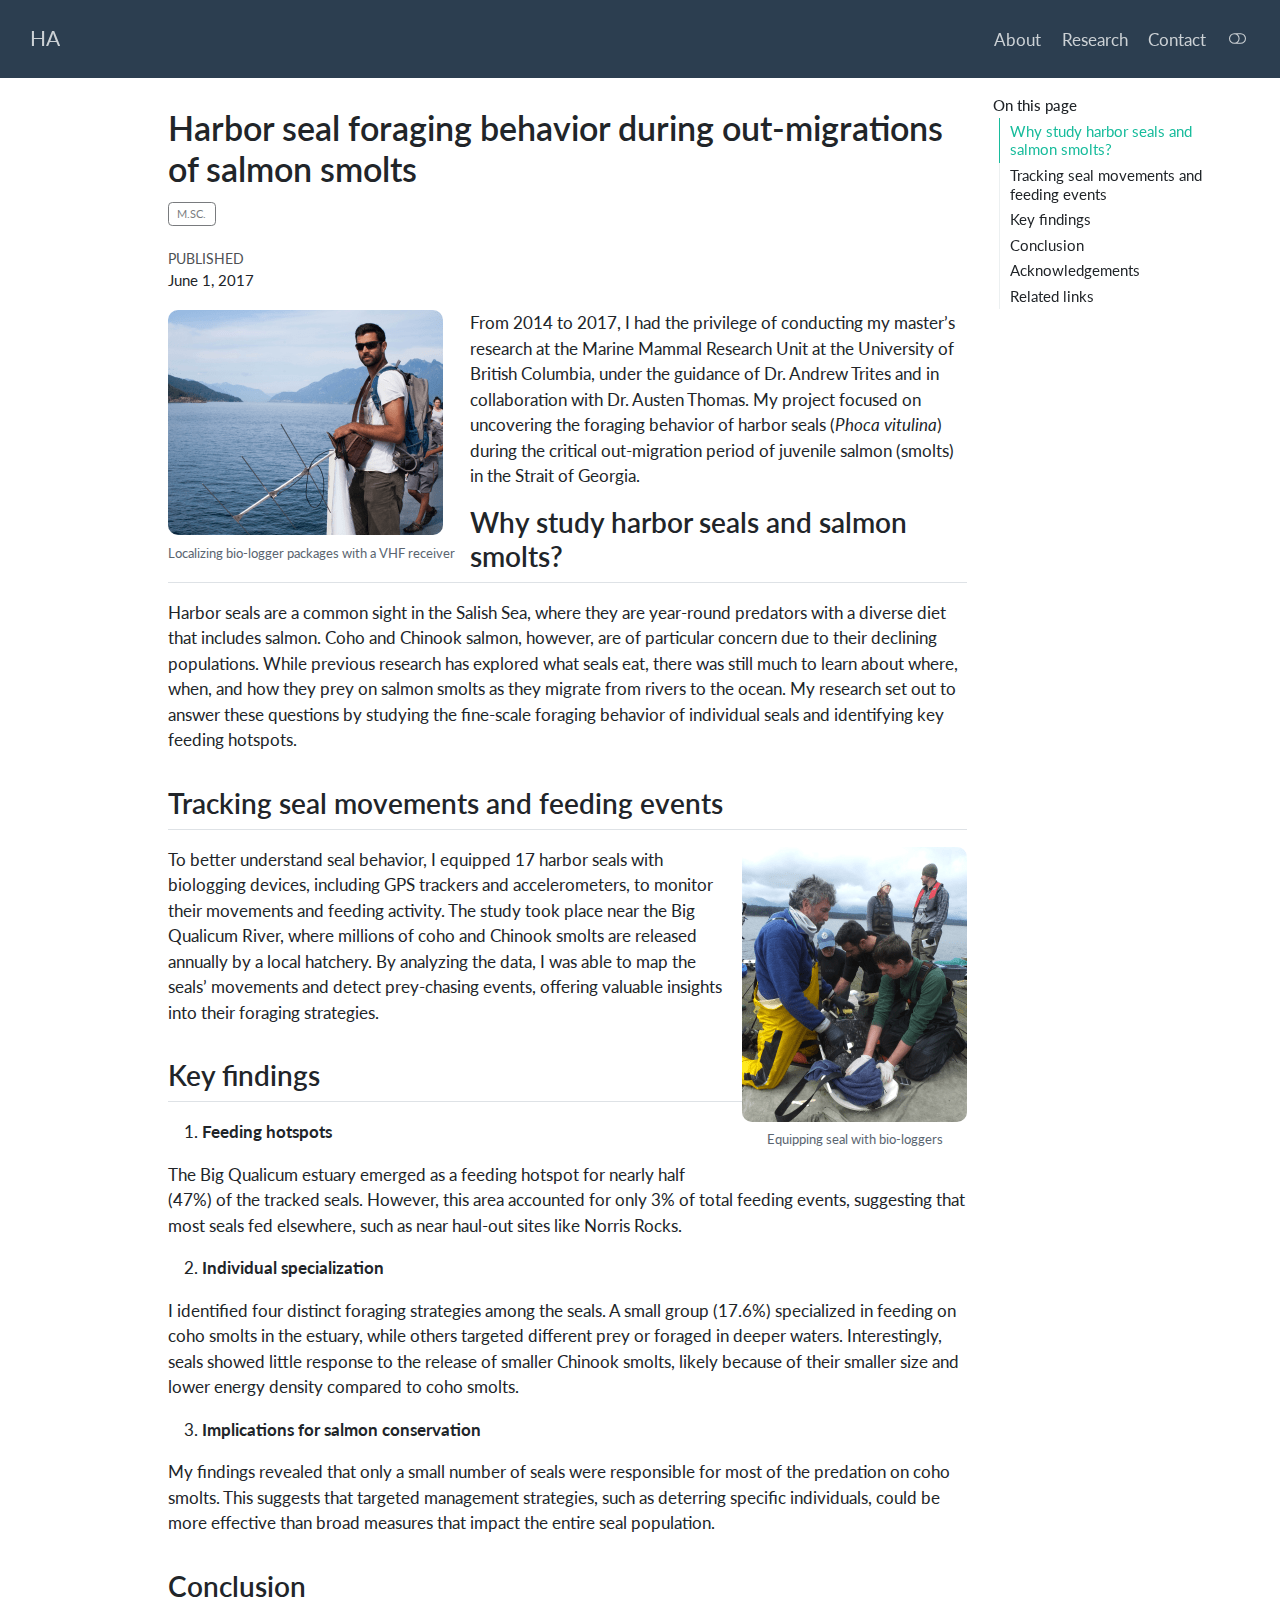
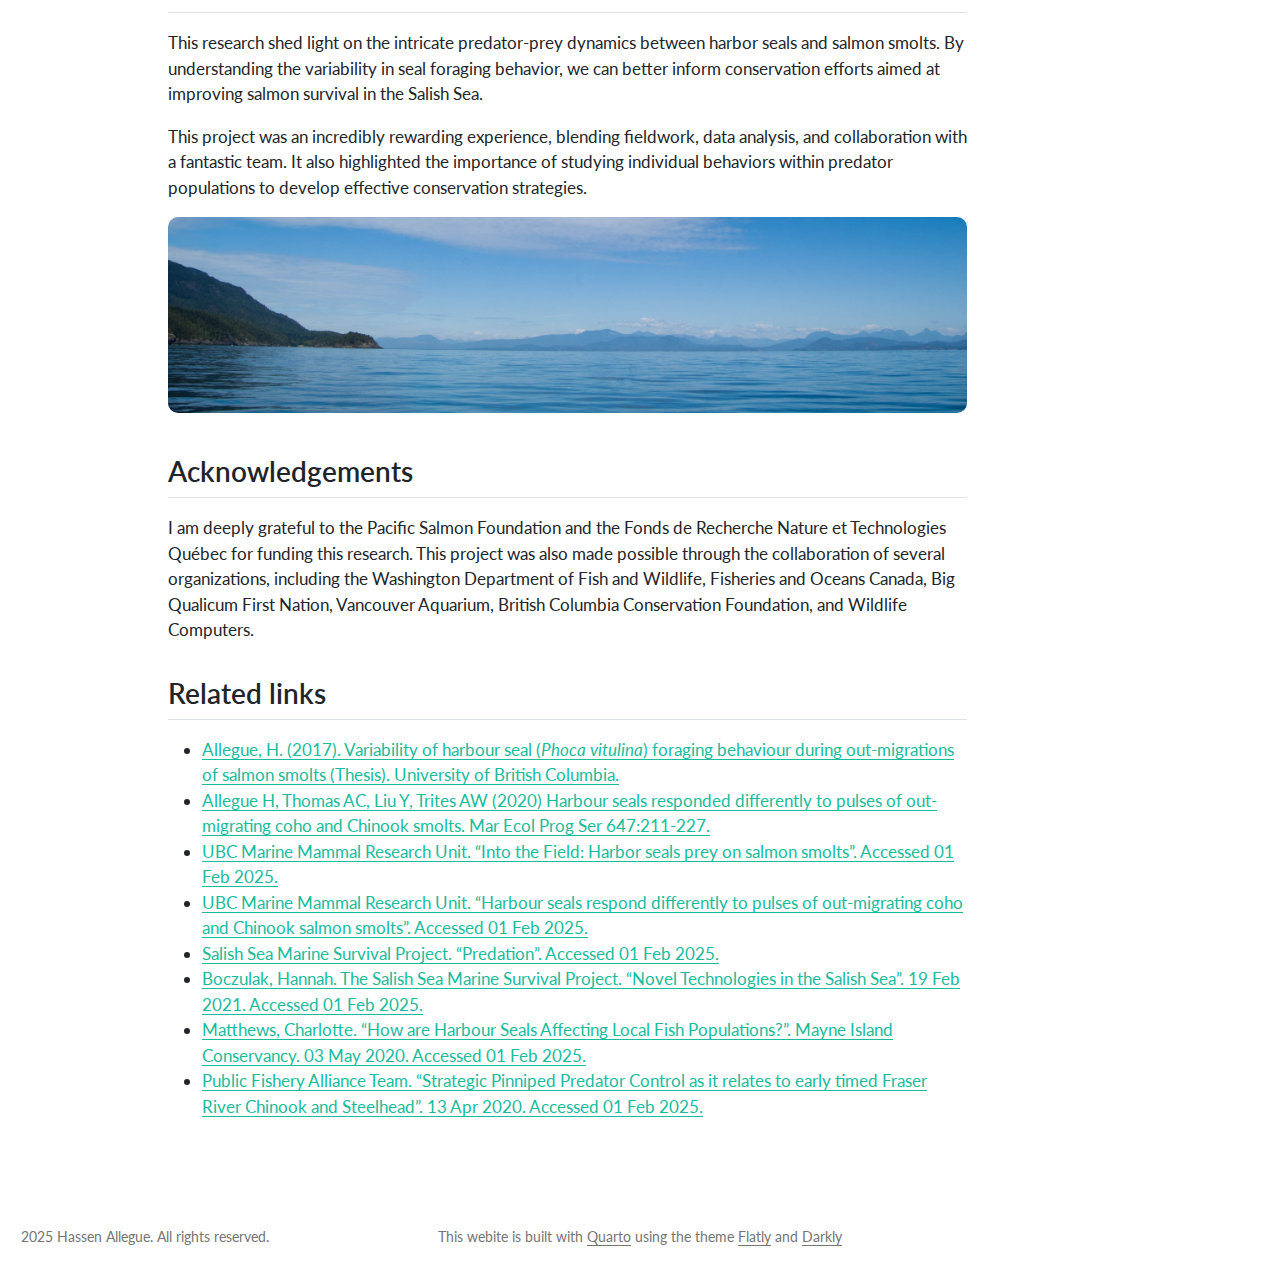
<file: docs/listings/previous_research/harbor_seal_foraging_behavior.html>
<!DOCTYPE html>
<html xmlns="http://www.w3.org/1999/xhtml" lang="en" xml:lang="en"><head>

<meta charset="utf-8">
<meta name="generator" content="quarto-1.6.40">

<meta name="viewport" content="width=device-width, initial-scale=1.0, user-scalable=yes">

<meta name="dcterms.date" content="2017-06-01">

<title>Harbor seal foraging behavior during out-migrations of salmon smolts – HA</title>
<style>
code{white-space: pre-wrap;}
span.smallcaps{font-variant: small-caps;}
div.columns{display: flex; gap: min(4vw, 1.5em);}
div.column{flex: auto; overflow-x: auto;}
div.hanging-indent{margin-left: 1.5em; text-indent: -1.5em;}
ul.task-list{list-style: none;}
ul.task-list li input[type="checkbox"] {
  width: 0.8em;
  margin: 0 0.8em 0.2em -1em; /* quarto-specific, see https://github.com/quarto-dev/quarto-cli/issues/4556 */ 
  vertical-align: middle;
}
</style>


<script src="../../site_libs/quarto-nav/quarto-nav.js"></script>
<script src="../../site_libs/quarto-nav/headroom.min.js"></script>
<script src="../../site_libs/clipboard/clipboard.min.js"></script>
<script src="../../site_libs/quarto-search/autocomplete.umd.js"></script>
<script src="../../site_libs/quarto-search/fuse.min.js"></script>
<script src="../../site_libs/quarto-search/quarto-search.js"></script>
<meta name="quarto:offset" content="../../">
<link href="../../assets/images/favicon.png" rel="icon" type="image/png">
<script src="../../site_libs/quarto-html/quarto.js"></script>
<script src="../../site_libs/quarto-html/popper.min.js"></script>
<script src="../../site_libs/quarto-html/tippy.umd.min.js"></script>
<script src="../../site_libs/quarto-html/anchor.min.js"></script>
<link href="../../site_libs/quarto-html/tippy.css" rel="stylesheet">
<link href="../../site_libs/quarto-html/quarto-syntax-highlighting-549806ee2085284f45b00abea8c6df48.css" rel="stylesheet" class="quarto-color-scheme" id="quarto-text-highlighting-styles">
<link href="../../site_libs/quarto-html/quarto-syntax-highlighting-dark-8ea72dc5fed832574809a9c94082fbbb.css" rel="prefetch" class="quarto-color-scheme quarto-color-alternate" id="quarto-text-highlighting-styles">
<script src="../../site_libs/bootstrap/bootstrap.min.js"></script>
<link href="../../site_libs/bootstrap/bootstrap-icons.css" rel="stylesheet">
<link href="../../site_libs/bootstrap/bootstrap-1a79fd06cfe4286586da36d8410200c3.min.css" rel="stylesheet" append-hash="true" class="quarto-color-scheme" id="quarto-bootstrap" data-mode="light">
<link href="../../site_libs/bootstrap/bootstrap-dark-d750889642a5a05e2556b0cc41f005dc.min.css" rel="prefetch" append-hash="true" class="quarto-color-scheme quarto-color-alternate" id="quarto-bootstrap" data-mode="dark">
<script src="../../site_libs/quarto-contrib/iconify-2.1.0/iconify-icon.min.js"></script>
<script id="quarto-search-options" type="application/json">{
  "location": "navbar",
  "copy-button": false,
  "collapse-after": 3,
  "panel-placement": "end",
  "type": "overlay",
  "limit": 50,
  "keyboard-shortcut": [
    "f",
    "/",
    "s"
  ],
  "show-item-context": false,
  "language": {
    "search-no-results-text": "No results",
    "search-matching-documents-text": "matching documents",
    "search-copy-link-title": "Copy link to search",
    "search-hide-matches-text": "Hide additional matches",
    "search-more-match-text": "more match in this document",
    "search-more-matches-text": "more matches in this document",
    "search-clear-button-title": "Clear",
    "search-text-placeholder": "",
    "search-detached-cancel-button-title": "Cancel",
    "search-submit-button-title": "Submit",
    "search-label": "Search"
  }
}</script>


<link rel="stylesheet" href="../../styles.css">
</head>

<body class="nav-fixed">

<div id="quarto-search-results"></div>
  <header id="quarto-header" class="headroom fixed-top">
    <nav class="navbar navbar-expand-lg " data-bs-theme="dark">
      <div class="navbar-container container-fluid">
      <div class="navbar-brand-container mx-auto">
    <a class="navbar-brand" href="../../index.html">
    <span class="navbar-title">HA</span>
    </a>
  </div>
          <button class="navbar-toggler" type="button" data-bs-toggle="collapse" data-bs-target="#navbarCollapse" aria-controls="navbarCollapse" role="menu" aria-expanded="false" aria-label="Toggle navigation" onclick="if (window.quartoToggleHeadroom) { window.quartoToggleHeadroom(); }">
  <span class="navbar-toggler-icon"></span>
</button>
          <div class="collapse navbar-collapse" id="navbarCollapse">
            <ul class="navbar-nav navbar-nav-scroll ms-auto">
  <li class="nav-item">
    <a class="nav-link" href="../../about.html"> 
<span class="menu-text">About</span></a>
  </li>  
  <li class="nav-item">
    <a class="nav-link" href="../../research.html"> 
<span class="menu-text">Research</span></a>
  </li>  
  <li class="nav-item">
    <a class="nav-link" href="../../contact.html"> 
<span class="menu-text">Contact</span></a>
  </li>  
</ul>
              <div class="quarto-navbar-tools">
  <a href="" class="quarto-color-scheme-toggle quarto-navigation-tool  px-1" onclick="window.quartoToggleColorScheme(); return false;" title="Toggle dark mode"><i class="bi"></i></a>
</div>
          </div> <!-- /navcollapse -->
      </div> <!-- /container-fluid -->
    </nav>
</header>
<!-- content -->
<div id="quarto-content" class="quarto-container page-columns page-rows-contents page-layout-article page-navbar">
<!-- sidebar -->
<!-- margin-sidebar -->
    <div id="quarto-margin-sidebar" class="sidebar margin-sidebar">
        <nav id="TOC" role="doc-toc" class="toc-active">
    <h2 id="toc-title">On this page</h2>
   
  <ul>
  <li><a href="#why-study-harbor-seals-and-salmon-smolts" id="toc-why-study-harbor-seals-and-salmon-smolts" class="nav-link active" data-scroll-target="#why-study-harbor-seals-and-salmon-smolts">Why study harbor seals and salmon smolts?</a></li>
  <li><a href="#tracking-seal-movements-and-feeding-events" id="toc-tracking-seal-movements-and-feeding-events" class="nav-link" data-scroll-target="#tracking-seal-movements-and-feeding-events">Tracking seal movements and feeding events</a></li>
  <li><a href="#key-findings" id="toc-key-findings" class="nav-link" data-scroll-target="#key-findings">Key findings</a></li>
  <li><a href="#conclusion" id="toc-conclusion" class="nav-link" data-scroll-target="#conclusion">Conclusion</a></li>
  <li><a href="#acknowledgements" id="toc-acknowledgements" class="nav-link" data-scroll-target="#acknowledgements">Acknowledgements</a></li>
  <li><a href="#related-links" id="toc-related-links" class="nav-link" data-scroll-target="#related-links">Related links</a></li>
  </ul>
</nav>
    </div>
<!-- main -->
<main class="content" id="quarto-document-content">

<header id="title-block-header" class="quarto-title-block default">
<div class="quarto-title">
<h1 class="title">Harbor seal foraging behavior during out-migrations of salmon smolts</h1>
  <div class="quarto-categories">
    <div class="quarto-category">M.Sc.</div>
  </div>
  </div>



<div class="quarto-title-meta">

    
    <div>
    <div class="quarto-title-meta-heading">Published</div>
    <div class="quarto-title-meta-contents">
      <p class="date">June 1, 2017</p>
    </div>
  </div>
  
    
  </div>
  


</header>


<figure class="post-figure float-start figure">
<img src="../../assets/images/posts/harbor_seal_foraging_behavior/hassen_ferry.png" class="round figure-img">
<figcaption>
Localizing bio-logger packages with a VHF receiver
</figcaption>
</figure>
<p>From 2014 to 2017, I had the privilege of conducting my master’s research at the Marine Mammal Research Unit at the University of British Columbia, under the guidance of Dr.&nbsp;Andrew Trites and in collaboration with Dr.&nbsp;Austen Thomas. My project focused on uncovering the foraging behavior of harbor seals (<em>Phoca vitulina</em>) during the critical out-migration period of juvenile salmon (smolts) in the Strait of Georgia.</p>
<section id="why-study-harbor-seals-and-salmon-smolts" class="level2">
<h2 class="anchored" data-anchor-id="why-study-harbor-seals-and-salmon-smolts">Why study harbor seals and salmon smolts?</h2>
<p>Harbor seals are a common sight in the Salish Sea, where they are year-round predators with a diverse diet that includes salmon. Coho and Chinook salmon, however, are of particular concern due to their declining populations. While previous research has explored what seals eat, there was still much to learn about where, when, and how they prey on salmon smolts as they migrate from rivers to the ocean. My research set out to answer these questions by studying the fine-scale foraging behavior of individual seals and identifying key feeding hotspots.</p>
</section>
<section id="tracking-seal-movements-and-feeding-events" class="level2">
<h2 class="anchored" data-anchor-id="tracking-seal-movements-and-feeding-events">Tracking seal movements and feeding events</h2>
<figure class="post-figure float-end figure">
<img src="../../assets/images/posts/harbor_seal_foraging_behavior/tagging.png" class="round figure-img">
<figcaption>
Equipping seal with bio-loggers
</figcaption>
</figure>
<p>To better understand seal behavior, I equipped 17 harbor seals with biologging devices, including GPS trackers and accelerometers, to monitor their movements and feeding activity. The study took place near the Big Qualicum River, where millions of coho and Chinook smolts are released annually by a local hatchery. By analyzing the data, I was able to map the seals’ movements and detect prey-chasing events, offering valuable insights into their foraging strategies.</p>
</section>
<section id="key-findings" class="level2">
<h2 class="anchored" data-anchor-id="key-findings">Key findings</h2>
<ol type="1">
<li><strong>Feeding hotspots</strong></li>
</ol>
<p>The Big Qualicum estuary emerged as a feeding hotspot for nearly half (47%) of the tracked seals. However, this area accounted for only 3% of total feeding events, suggesting that most seals fed elsewhere, such as near haul-out sites like Norris Rocks.</p>
<ol start="2" type="1">
<li><strong>Individual specialization</strong></li>
</ol>
<p>I identified four distinct foraging strategies among the seals. A small group (17.6%) specialized in feeding on coho smolts in the estuary, while others targeted different prey or foraged in deeper waters. Interestingly, seals showed little response to the release of smaller Chinook smolts, likely because of their smaller size and lower energy density compared to coho smolts.</p>
<ol start="3" type="1">
<li><strong>Implications for salmon conservation</strong></li>
</ol>
<p>My findings revealed that only a small number of seals were responsible for most of the predation on coho smolts. This suggests that targeted management strategies, such as deterring specific individuals, could be more effective than broad measures that impact the entire seal population.</p>
</section>
<section id="conclusion" class="level2">
<h2 class="anchored" data-anchor-id="conclusion">Conclusion</h2>
<p>This research shed light on the intricate predator-prey dynamics between harbor seals and salmon smolts. By understanding the variability in seal foraging behavior, we can better inform conservation efforts aimed at improving salmon survival in the Salish Sea.</p>
<p>This project was an incredibly rewarding experience, blending fieldwork, data analysis, and collaboration with a fantastic team. It also highlighted the importance of studying individual behaviors within predator populations to develop effective conservation strategies.</p>
<figure class="figure">
<img src="../../assets/images/posts/harbor_seal_foraging_behavior/landscape.png" class="img-fluid round figure-img">
</figure>
</section>
<section id="acknowledgements" class="level2">
<h2 class="anchored" data-anchor-id="acknowledgements">Acknowledgements</h2>
<p>I am deeply grateful to the Pacific Salmon Foundation and the Fonds de Recherche Nature et Technologies Québec for funding this research. This project was also made possible through the collaboration of several organizations, including the Washington Department of Fish and Wildlife, Fisheries and Oceans Canada, Big Qualicum First Nation, Vancouver Aquarium, British Columbia Conservation Foundation, and Wildlife Computers.</p>
</section>
<section id="related-links" class="level2">
<h2 class="anchored" data-anchor-id="related-links">Related links</h2>
<ul>
<li><a href="https://open.library.ubc.ca/soa/cIRcle/collections/ubctheses/24/items/1.0348378" class="uri" target="_blank">Allegue, H. (2017). Variability of harbour seal (<em>Phoca vitulina</em>) foraging behaviour during out-migrations of salmon smolts (Thesis). University of British Columbia.</a></li>
<li><a href="https://doi.org/10.3354/meps13389" class="uri" target="_blank">Allegue H, Thomas AC, Liu Y, Trites AW (2020) Harbour seals responded differently to pulses of out-migrating coho and Chinook smolts. Mar Ecol Prog Ser 647:211-227.</a></li>
<li><a href="https://mmru.ubc.ca/2017/08/into-the-field-harbor-seals-prey-on-salmon-smolts" class="uri" target="_blank">UBC Marine Mammal Research Unit. “Into the Field: Harbor seals prey on salmon smolts”. Accessed 01 Feb 2025.</a></li>
<li><a href="https://mmru.ubc.ca/2020/12/harbour-seals-respond-differently/" class="uri" target="_blank">UBC Marine Mammal Research Unit. “Harbour seals respond differently to pulses of out-migrating coho and Chinook salmon smolts”. Accessed 01 Feb 2025.</a></li>
<li><a href="https://marinesurvivalproject.com/research_activity/list/predation/" class="uri" target="_blank">Salish Sea Marine Survival Project. “Predation”. Accessed 01 Feb 2025.</a></li>
<li><a href="https://storymaps.arcgis.com/stories/c2e3a9e0028a4356adeea05431209b74" class="uri" target="_blank">Boczulak, Hannah. The Salish Sea Marine Survival Project. “Novel Technologies in the Salish Sea”. 19 Feb 2021. Accessed 01 Feb 2025.</a></li>
<li><a href="https://mayneconservancy.ca/how-are-harbour-seals-affecting-local-fish-populations/" class="uri" target="_blank">Matthews, Charlotte. “How are Harbour Seals Affecting Local Fish Populations?”. Mayne Island Conservancy. 03 May 2020. Accessed 01 Feb 2025.</a></li>
<li><a href="https://publicfisheryalliance.ca/strategic-pinniped-predator-control-as-it-relates-to-early-timed-fraser-river-chinook-and-steelhead/" class="uri" target="_blank">Public Fishery Alliance Team. “Strategic Pinniped Predator Control as it relates to early timed Fraser River Chinook and Steelhead”. 13 Apr 2020. Accessed 01 Feb 2025.</a></li>
</ul>


</section>

</main> <!-- /main -->
<script id="quarto-html-after-body" type="application/javascript">
window.document.addEventListener("DOMContentLoaded", function (event) {
  const toggleBodyColorMode = (bsSheetEl) => {
    const mode = bsSheetEl.getAttribute("data-mode");
    const bodyEl = window.document.querySelector("body");
    if (mode === "dark") {
      bodyEl.classList.add("quarto-dark");
      bodyEl.classList.remove("quarto-light");
    } else {
      bodyEl.classList.add("quarto-light");
      bodyEl.classList.remove("quarto-dark");
    }
  }
  const toggleBodyColorPrimary = () => {
    const bsSheetEl = window.document.querySelector("link#quarto-bootstrap");
    if (bsSheetEl) {
      toggleBodyColorMode(bsSheetEl);
    }
  }
  toggleBodyColorPrimary();  
  const disableStylesheet = (stylesheets) => {
    for (let i=0; i < stylesheets.length; i++) {
      const stylesheet = stylesheets[i];
      stylesheet.rel = 'prefetch';
    }
  }
  const enableStylesheet = (stylesheets) => {
    for (let i=0; i < stylesheets.length; i++) {
      const stylesheet = stylesheets[i];
      stylesheet.rel = 'stylesheet';
    }
  }
  const manageTransitions = (selector, allowTransitions) => {
    const els = window.document.querySelectorAll(selector);
    for (let i=0; i < els.length; i++) {
      const el = els[i];
      if (allowTransitions) {
        el.classList.remove('notransition');
      } else {
        el.classList.add('notransition');
      }
    }
  }
  const toggleGiscusIfUsed = (isAlternate, darkModeDefault) => {
    const baseTheme = document.querySelector('#giscus-base-theme')?.value ?? 'light';
    const alternateTheme = document.querySelector('#giscus-alt-theme')?.value ?? 'dark';
    let newTheme = '';
    if(darkModeDefault) {
      newTheme = isAlternate ? baseTheme : alternateTheme;
    } else {
      newTheme = isAlternate ? alternateTheme : baseTheme;
    }
    const changeGiscusTheme = () => {
      // From: https://github.com/giscus/giscus/issues/336
      const sendMessage = (message) => {
        const iframe = document.querySelector('iframe.giscus-frame');
        if (!iframe) return;
        iframe.contentWindow.postMessage({ giscus: message }, 'https://giscus.app');
      }
      sendMessage({
        setConfig: {
          theme: newTheme
        }
      });
    }
    const isGiscussLoaded = window.document.querySelector('iframe.giscus-frame') !== null;
    if (isGiscussLoaded) {
      changeGiscusTheme();
    }
  }
  const toggleColorMode = (alternate) => {
    // Switch the stylesheets
    const alternateStylesheets = window.document.querySelectorAll('link.quarto-color-scheme.quarto-color-alternate');
    manageTransitions('#quarto-margin-sidebar .nav-link', false);
    if (alternate) {
      enableStylesheet(alternateStylesheets);
      for (const sheetNode of alternateStylesheets) {
        if (sheetNode.id === "quarto-bootstrap") {
          toggleBodyColorMode(sheetNode);
        }
      }
    } else {
      disableStylesheet(alternateStylesheets);
      toggleBodyColorPrimary();
    }
    manageTransitions('#quarto-margin-sidebar .nav-link', true);
    // Switch the toggles
    const toggles = window.document.querySelectorAll('.quarto-color-scheme-toggle');
    for (let i=0; i < toggles.length; i++) {
      const toggle = toggles[i];
      if (toggle) {
        if (alternate) {
          toggle.classList.add("alternate");     
        } else {
          toggle.classList.remove("alternate");
        }
      }
    }
    // Hack to workaround the fact that safari doesn't
    // properly recolor the scrollbar when toggling (#1455)
    if (navigator.userAgent.indexOf('Safari') > 0 && navigator.userAgent.indexOf('Chrome') == -1) {
      manageTransitions("body", false);
      window.scrollTo(0, 1);
      setTimeout(() => {
        window.scrollTo(0, 0);
        manageTransitions("body", true);
      }, 40);  
    }
  }
  const isFileUrl = () => { 
    return window.location.protocol === 'file:';
  }
  const hasAlternateSentinel = () => {  
    let styleSentinel = getColorSchemeSentinel();
    if (styleSentinel !== null) {
      return styleSentinel === "alternate";
    } else {
      return false;
    }
  }
  const setStyleSentinel = (alternate) => {
    const value = alternate ? "alternate" : "default";
    if (!isFileUrl()) {
      window.localStorage.setItem("quarto-color-scheme", value);
    } else {
      localAlternateSentinel = value;
    }
  }
  const getColorSchemeSentinel = () => {
    if (!isFileUrl()) {
      const storageValue = window.localStorage.getItem("quarto-color-scheme");
      return storageValue != null ? storageValue : localAlternateSentinel;
    } else {
      return localAlternateSentinel;
    }
  }
  const darkModeDefault = false;
  let localAlternateSentinel = darkModeDefault ? 'alternate' : 'default';
  // Dark / light mode switch
  window.quartoToggleColorScheme = () => {
    // Read the current dark / light value 
    let toAlternate = !hasAlternateSentinel();
    toggleColorMode(toAlternate);
    setStyleSentinel(toAlternate);
    toggleGiscusIfUsed(toAlternate, darkModeDefault);
  };
  // Ensure there is a toggle, if there isn't float one in the top right
  if (window.document.querySelector('.quarto-color-scheme-toggle') === null) {
    const a = window.document.createElement('a');
    a.classList.add('top-right');
    a.classList.add('quarto-color-scheme-toggle');
    a.href = "";
    a.onclick = function() { try { window.quartoToggleColorScheme(); } catch {} return false; };
    const i = window.document.createElement("i");
    i.classList.add('bi');
    a.appendChild(i);
    window.document.body.appendChild(a);
  }
  // Switch to dark mode if need be
  if (hasAlternateSentinel()) {
    toggleColorMode(true);
  } else {
    toggleColorMode(false);
  }
  const icon = "";
  const anchorJS = new window.AnchorJS();
  anchorJS.options = {
    placement: 'right',
    icon: icon
  };
  anchorJS.add('.anchored');
  const isCodeAnnotation = (el) => {
    for (const clz of el.classList) {
      if (clz.startsWith('code-annotation-')) {                     
        return true;
      }
    }
    return false;
  }
  const onCopySuccess = function(e) {
    // button target
    const button = e.trigger;
    // don't keep focus
    button.blur();
    // flash "checked"
    button.classList.add('code-copy-button-checked');
    var currentTitle = button.getAttribute("title");
    button.setAttribute("title", "Copied!");
    let tooltip;
    if (window.bootstrap) {
      button.setAttribute("data-bs-toggle", "tooltip");
      button.setAttribute("data-bs-placement", "left");
      button.setAttribute("data-bs-title", "Copied!");
      tooltip = new bootstrap.Tooltip(button, 
        { trigger: "manual", 
          customClass: "code-copy-button-tooltip",
          offset: [0, -8]});
      tooltip.show();    
    }
    setTimeout(function() {
      if (tooltip) {
        tooltip.hide();
        button.removeAttribute("data-bs-title");
        button.removeAttribute("data-bs-toggle");
        button.removeAttribute("data-bs-placement");
      }
      button.setAttribute("title", currentTitle);
      button.classList.remove('code-copy-button-checked');
    }, 1000);
    // clear code selection
    e.clearSelection();
  }
  const getTextToCopy = function(trigger) {
      const codeEl = trigger.previousElementSibling.cloneNode(true);
      for (const childEl of codeEl.children) {
        if (isCodeAnnotation(childEl)) {
          childEl.remove();
        }
      }
      return codeEl.innerText;
  }
  const clipboard = new window.ClipboardJS('.code-copy-button:not([data-in-quarto-modal])', {
    text: getTextToCopy
  });
  clipboard.on('success', onCopySuccess);
  if (window.document.getElementById('quarto-embedded-source-code-modal')) {
    const clipboardModal = new window.ClipboardJS('.code-copy-button[data-in-quarto-modal]', {
      text: getTextToCopy,
      container: window.document.getElementById('quarto-embedded-source-code-modal')
    });
    clipboardModal.on('success', onCopySuccess);
  }
    var localhostRegex = new RegExp(/^(?:http|https):\/\/localhost\:?[0-9]*\//);
    var mailtoRegex = new RegExp(/^mailto:/);
      var filterRegex = new RegExp('/' + window.location.host + '/');
    var isInternal = (href) => {
        return filterRegex.test(href) || localhostRegex.test(href) || mailtoRegex.test(href);
    }
    // Inspect non-navigation links and adorn them if external
 	var links = window.document.querySelectorAll('a[href]:not(.nav-link):not(.navbar-brand):not(.toc-action):not(.sidebar-link):not(.sidebar-item-toggle):not(.pagination-link):not(.no-external):not([aria-hidden]):not(.dropdown-item):not(.quarto-navigation-tool):not(.about-link)');
    for (var i=0; i<links.length; i++) {
      const link = links[i];
      if (!isInternal(link.href)) {
        // undo the damage that might have been done by quarto-nav.js in the case of
        // links that we want to consider external
        if (link.dataset.originalHref !== undefined) {
          link.href = link.dataset.originalHref;
        }
      }
    }
  function tippyHover(el, contentFn, onTriggerFn, onUntriggerFn) {
    const config = {
      allowHTML: true,
      maxWidth: 500,
      delay: 100,
      arrow: false,
      appendTo: function(el) {
          return el.parentElement;
      },
      interactive: true,
      interactiveBorder: 10,
      theme: 'quarto',
      placement: 'bottom-start',
    };
    if (contentFn) {
      config.content = contentFn;
    }
    if (onTriggerFn) {
      config.onTrigger = onTriggerFn;
    }
    if (onUntriggerFn) {
      config.onUntrigger = onUntriggerFn;
    }
    window.tippy(el, config); 
  }
  const noterefs = window.document.querySelectorAll('a[role="doc-noteref"]');
  for (var i=0; i<noterefs.length; i++) {
    const ref = noterefs[i];
    tippyHover(ref, function() {
      // use id or data attribute instead here
      let href = ref.getAttribute('data-footnote-href') || ref.getAttribute('href');
      try { href = new URL(href).hash; } catch {}
      const id = href.replace(/^#\/?/, "");
      const note = window.document.getElementById(id);
      if (note) {
        return note.innerHTML;
      } else {
        return "";
      }
    });
  }
  const xrefs = window.document.querySelectorAll('a.quarto-xref');
  const processXRef = (id, note) => {
    // Strip column container classes
    const stripColumnClz = (el) => {
      el.classList.remove("page-full", "page-columns");
      if (el.children) {
        for (const child of el.children) {
          stripColumnClz(child);
        }
      }
    }
    stripColumnClz(note)
    if (id === null || id.startsWith('sec-')) {
      // Special case sections, only their first couple elements
      const container = document.createElement("div");
      if (note.children && note.children.length > 2) {
        container.appendChild(note.children[0].cloneNode(true));
        for (let i = 1; i < note.children.length; i++) {
          const child = note.children[i];
          if (child.tagName === "P" && child.innerText === "") {
            continue;
          } else {
            container.appendChild(child.cloneNode(true));
            break;
          }
        }
        if (window.Quarto?.typesetMath) {
          window.Quarto.typesetMath(container);
        }
        return container.innerHTML
      } else {
        if (window.Quarto?.typesetMath) {
          window.Quarto.typesetMath(note);
        }
        return note.innerHTML;
      }
    } else {
      // Remove any anchor links if they are present
      const anchorLink = note.querySelector('a.anchorjs-link');
      if (anchorLink) {
        anchorLink.remove();
      }
      if (window.Quarto?.typesetMath) {
        window.Quarto.typesetMath(note);
      }
      if (note.classList.contains("callout")) {
        return note.outerHTML;
      } else {
        return note.innerHTML;
      }
    }
  }
  for (var i=0; i<xrefs.length; i++) {
    const xref = xrefs[i];
    tippyHover(xref, undefined, function(instance) {
      instance.disable();
      let url = xref.getAttribute('href');
      let hash = undefined; 
      if (url.startsWith('#')) {
        hash = url;
      } else {
        try { hash = new URL(url).hash; } catch {}
      }
      if (hash) {
        const id = hash.replace(/^#\/?/, "");
        const note = window.document.getElementById(id);
        if (note !== null) {
          try {
            const html = processXRef(id, note.cloneNode(true));
            instance.setContent(html);
          } finally {
            instance.enable();
            instance.show();
          }
        } else {
          // See if we can fetch this
          fetch(url.split('#')[0])
          .then(res => res.text())
          .then(html => {
            const parser = new DOMParser();
            const htmlDoc = parser.parseFromString(html, "text/html");
            const note = htmlDoc.getElementById(id);
            if (note !== null) {
              const html = processXRef(id, note);
              instance.setContent(html);
            } 
          }).finally(() => {
            instance.enable();
            instance.show();
          });
        }
      } else {
        // See if we can fetch a full url (with no hash to target)
        // This is a special case and we should probably do some content thinning / targeting
        fetch(url)
        .then(res => res.text())
        .then(html => {
          const parser = new DOMParser();
          const htmlDoc = parser.parseFromString(html, "text/html");
          const note = htmlDoc.querySelector('main.content');
          if (note !== null) {
            // This should only happen for chapter cross references
            // (since there is no id in the URL)
            // remove the first header
            if (note.children.length > 0 && note.children[0].tagName === "HEADER") {
              note.children[0].remove();
            }
            const html = processXRef(null, note);
            instance.setContent(html);
          } 
        }).finally(() => {
          instance.enable();
          instance.show();
        });
      }
    }, function(instance) {
    });
  }
      let selectedAnnoteEl;
      const selectorForAnnotation = ( cell, annotation) => {
        let cellAttr = 'data-code-cell="' + cell + '"';
        let lineAttr = 'data-code-annotation="' +  annotation + '"';
        const selector = 'span[' + cellAttr + '][' + lineAttr + ']';
        return selector;
      }
      const selectCodeLines = (annoteEl) => {
        const doc = window.document;
        const targetCell = annoteEl.getAttribute("data-target-cell");
        const targetAnnotation = annoteEl.getAttribute("data-target-annotation");
        const annoteSpan = window.document.querySelector(selectorForAnnotation(targetCell, targetAnnotation));
        const lines = annoteSpan.getAttribute("data-code-lines").split(",");
        const lineIds = lines.map((line) => {
          return targetCell + "-" + line;
        })
        let top = null;
        let height = null;
        let parent = null;
        if (lineIds.length > 0) {
            //compute the position of the single el (top and bottom and make a div)
            const el = window.document.getElementById(lineIds[0]);
            top = el.offsetTop;
            height = el.offsetHeight;
            parent = el.parentElement.parentElement;
          if (lineIds.length > 1) {
            const lastEl = window.document.getElementById(lineIds[lineIds.length - 1]);
            const bottom = lastEl.offsetTop + lastEl.offsetHeight;
            height = bottom - top;
          }
          if (top !== null && height !== null && parent !== null) {
            // cook up a div (if necessary) and position it 
            let div = window.document.getElementById("code-annotation-line-highlight");
            if (div === null) {
              div = window.document.createElement("div");
              div.setAttribute("id", "code-annotation-line-highlight");
              div.style.position = 'absolute';
              parent.appendChild(div);
            }
            div.style.top = top - 2 + "px";
            div.style.height = height + 4 + "px";
            div.style.left = 0;
            let gutterDiv = window.document.getElementById("code-annotation-line-highlight-gutter");
            if (gutterDiv === null) {
              gutterDiv = window.document.createElement("div");
              gutterDiv.setAttribute("id", "code-annotation-line-highlight-gutter");
              gutterDiv.style.position = 'absolute';
              const codeCell = window.document.getElementById(targetCell);
              const gutter = codeCell.querySelector('.code-annotation-gutter');
              gutter.appendChild(gutterDiv);
            }
            gutterDiv.style.top = top - 2 + "px";
            gutterDiv.style.height = height + 4 + "px";
          }
          selectedAnnoteEl = annoteEl;
        }
      };
      const unselectCodeLines = () => {
        const elementsIds = ["code-annotation-line-highlight", "code-annotation-line-highlight-gutter"];
        elementsIds.forEach((elId) => {
          const div = window.document.getElementById(elId);
          if (div) {
            div.remove();
          }
        });
        selectedAnnoteEl = undefined;
      };
        // Handle positioning of the toggle
    window.addEventListener(
      "resize",
      throttle(() => {
        elRect = undefined;
        if (selectedAnnoteEl) {
          selectCodeLines(selectedAnnoteEl);
        }
      }, 10)
    );
    function throttle(fn, ms) {
    let throttle = false;
    let timer;
      return (...args) => {
        if(!throttle) { // first call gets through
            fn.apply(this, args);
            throttle = true;
        } else { // all the others get throttled
            if(timer) clearTimeout(timer); // cancel #2
            timer = setTimeout(() => {
              fn.apply(this, args);
              timer = throttle = false;
            }, ms);
        }
      };
    }
      // Attach click handler to the DT
      const annoteDls = window.document.querySelectorAll('dt[data-target-cell]');
      for (const annoteDlNode of annoteDls) {
        annoteDlNode.addEventListener('click', (event) => {
          const clickedEl = event.target;
          if (clickedEl !== selectedAnnoteEl) {
            unselectCodeLines();
            const activeEl = window.document.querySelector('dt[data-target-cell].code-annotation-active');
            if (activeEl) {
              activeEl.classList.remove('code-annotation-active');
            }
            selectCodeLines(clickedEl);
            clickedEl.classList.add('code-annotation-active');
          } else {
            // Unselect the line
            unselectCodeLines();
            clickedEl.classList.remove('code-annotation-active');
          }
        });
      }
  const findCites = (el) => {
    const parentEl = el.parentElement;
    if (parentEl) {
      const cites = parentEl.dataset.cites;
      if (cites) {
        return {
          el,
          cites: cites.split(' ')
        };
      } else {
        return findCites(el.parentElement)
      }
    } else {
      return undefined;
    }
  };
  var bibliorefs = window.document.querySelectorAll('a[role="doc-biblioref"]');
  for (var i=0; i<bibliorefs.length; i++) {
    const ref = bibliorefs[i];
    const citeInfo = findCites(ref);
    if (citeInfo) {
      tippyHover(citeInfo.el, function() {
        var popup = window.document.createElement('div');
        citeInfo.cites.forEach(function(cite) {
          var citeDiv = window.document.createElement('div');
          citeDiv.classList.add('hanging-indent');
          citeDiv.classList.add('csl-entry');
          var biblioDiv = window.document.getElementById('ref-' + cite);
          if (biblioDiv) {
            citeDiv.innerHTML = biblioDiv.innerHTML;
          }
          popup.appendChild(citeDiv);
        });
        return popup.innerHTML;
      });
    }
  }
});
</script>
</div> <!-- /content -->
<footer class="footer">
  <div class="nav-footer">
    <div class="nav-footer-left">
<p><iconify-icon role="img" inline="" icon="fa6-regular:copyright" aria-label="Icon copyright from fa6-regular Iconify.design set." title="Icon copyright from fa6-regular Iconify.design set."></iconify-icon> 2025 Hassen Allegue. All rights reserved.</p>
</div>   
    <div class="nav-footer-center">
<p>This webite is built with <a href="https://quarto.org/" target="_blank">Quarto</a> using the theme <a href="https://bootswatch.com/flatly/" target="_blank">Flatly</a> and <a href="https://bootswatch.com/darkly/" target="_blank">Darkly</a></p>
</div>
    <div class="nav-footer-right">
      <ul class="footer-items list-unstyled">
    <li class="nav-item">
    <a class="nav-link" href="https://github.com/hallegue" target="_blank">
<p><iconify-icon role="img" inline="" icon="fa6-brands:github" aria-label="Icon github from fa6-brands Iconify.design set." title="Icon github from fa6-brands Iconify.design set."></iconify-icon></p>
</a>
  </li>  
    <li class="nav-item">
    <a class="nav-link" href="https://www.linkedin.com/in/hassen-allegue-64974168/" target="_blank">
<p><iconify-icon role="img" inline="" icon="fa6-brands:linkedin-in" aria-label="Icon linkedin-in from fa6-brands Iconify.design set." title="Icon linkedin-in from fa6-brands Iconify.design set."></iconify-icon></p>
</a>
  </li>  
    <li class="nav-item">
    <a class="nav-link" href="https://bsky.app/profile/hallegue.bsky.social" target="_blank">
<p><iconify-icon role="img" inline="" icon="fa6-brands:bluesky" aria-label="Icon bluesky from fa6-brands Iconify.design set." title="Icon bluesky from fa6-brands Iconify.design set."></iconify-icon></p>
</a>
  </li>  
    <li class="nav-item">
    <a class="nav-link" href="https://orcid.org/0000-0001-9357-9151" target="_blank">
<p><iconify-icon role="img" inline="" icon="fa6-brands:orcid" aria-label="Icon orcid from fa6-brands Iconify.design set." title="Icon orcid from fa6-brands Iconify.design set."></iconify-icon></p>
</a>
  </li>  
    <li class="nav-item">
    <a class="nav-link" href="https://www.researchgate.net/profile/Hassen-Allegue" target="_blank">
<p><iconify-icon role="img" inline="" icon="academicons:researchgate" aria-label="Icon researchgate from academicons Iconify.design set." title="Icon researchgate from academicons Iconify.design set."></iconify-icon></p>
</a>
  </li>  
    <li class="nav-item">
    <a class="nav-link" href="https://scholar.google.co.in/citations?hl=en&amp;user=fRjVzY4AAAAJ" target="_blank">
<p><iconify-icon role="img" inline="" icon="fa6-brands:google-scholar" aria-label="Icon google-scholar from fa6-brands Iconify.design set." title="Icon google-scholar from fa6-brands Iconify.design set."></iconify-icon></p>
</a>
  </li>  
</ul>
    </div>
  </div>
</footer>




</body></html>
</file>
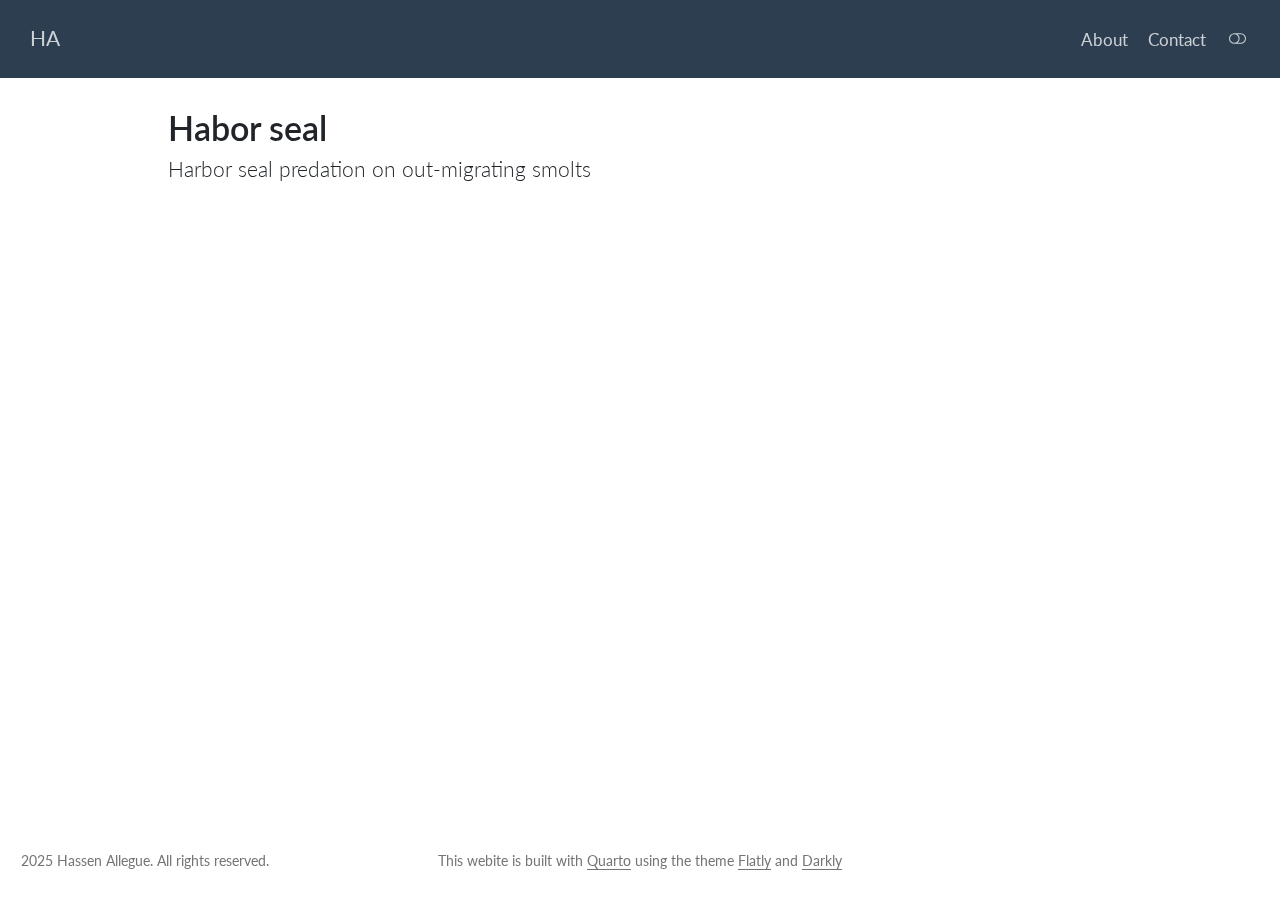
<file: docs/listings/research/elephant_seal_habitat_selection.html>
<!DOCTYPE html>
<html xmlns="http://www.w3.org/1999/xhtml" lang="en" xml:lang="en"><head>

<meta charset="utf-8">
<meta name="generator" content="quarto-1.6.40">

<meta name="viewport" content="width=device-width, initial-scale=1.0, user-scalable=yes">


<title>Habor seal – HA</title>
<style>
code{white-space: pre-wrap;}
span.smallcaps{font-variant: small-caps;}
div.columns{display: flex; gap: min(4vw, 1.5em);}
div.column{flex: auto; overflow-x: auto;}
div.hanging-indent{margin-left: 1.5em; text-indent: -1.5em;}
ul.task-list{list-style: none;}
ul.task-list li input[type="checkbox"] {
  width: 0.8em;
  margin: 0 0.8em 0.2em -1em; /* quarto-specific, see https://github.com/quarto-dev/quarto-cli/issues/4556 */ 
  vertical-align: middle;
}
</style>


<script src="../../site_libs/quarto-nav/quarto-nav.js"></script>
<script src="../../site_libs/quarto-nav/headroom.min.js"></script>
<script src="../../site_libs/clipboard/clipboard.min.js"></script>
<script src="../../site_libs/quarto-search/autocomplete.umd.js"></script>
<script src="../../site_libs/quarto-search/fuse.min.js"></script>
<script src="../../site_libs/quarto-search/quarto-search.js"></script>
<meta name="quarto:offset" content="../../">
<link href="../../assets/images/favicon.png" rel="icon" type="image/png">
<script src="../../site_libs/quarto-html/quarto.js"></script>
<script src="../../site_libs/quarto-html/popper.min.js"></script>
<script src="../../site_libs/quarto-html/tippy.umd.min.js"></script>
<script src="../../site_libs/quarto-html/anchor.min.js"></script>
<link href="../../site_libs/quarto-html/tippy.css" rel="stylesheet">
<link href="../../site_libs/quarto-html/quarto-syntax-highlighting-549806ee2085284f45b00abea8c6df48.css" rel="stylesheet" class="quarto-color-scheme" id="quarto-text-highlighting-styles">
<link href="../../site_libs/quarto-html/quarto-syntax-highlighting-dark-8ea72dc5fed832574809a9c94082fbbb.css" rel="prefetch" class="quarto-color-scheme quarto-color-alternate" id="quarto-text-highlighting-styles">
<script src="../../site_libs/bootstrap/bootstrap.min.js"></script>
<link href="../../site_libs/bootstrap/bootstrap-icons.css" rel="stylesheet">
<link href="../../site_libs/bootstrap/bootstrap-1a79fd06cfe4286586da36d8410200c3.min.css" rel="stylesheet" append-hash="true" class="quarto-color-scheme" id="quarto-bootstrap" data-mode="light">
<link href="../../site_libs/bootstrap/bootstrap-dark-d750889642a5a05e2556b0cc41f005dc.min.css" rel="prefetch" append-hash="true" class="quarto-color-scheme quarto-color-alternate" id="quarto-bootstrap" data-mode="dark">
<script src="../../site_libs/quarto-contrib/iconify-2.1.0/iconify-icon.min.js"></script>
<script id="quarto-search-options" type="application/json">{
  "location": "navbar",
  "copy-button": false,
  "collapse-after": 3,
  "panel-placement": "end",
  "type": "overlay",
  "limit": 50,
  "keyboard-shortcut": [
    "f",
    "/",
    "s"
  ],
  "show-item-context": false,
  "language": {
    "search-no-results-text": "No results",
    "search-matching-documents-text": "matching documents",
    "search-copy-link-title": "Copy link to search",
    "search-hide-matches-text": "Hide additional matches",
    "search-more-match-text": "more match in this document",
    "search-more-matches-text": "more matches in this document",
    "search-clear-button-title": "Clear",
    "search-text-placeholder": "",
    "search-detached-cancel-button-title": "Cancel",
    "search-submit-button-title": "Submit",
    "search-label": "Search"
  }
}</script>


<link rel="stylesheet" href="../../styles.css">
</head>

<body class="nav-fixed">

<div id="quarto-search-results"></div>
  <header id="quarto-header" class="headroom fixed-top">
    <nav class="navbar navbar-expand-lg " data-bs-theme="dark">
      <div class="navbar-container container-fluid">
      <div class="navbar-brand-container mx-auto">
    <a class="navbar-brand" href="../../index.html">
    <span class="navbar-title">HA</span>
    </a>
  </div>
          <button class="navbar-toggler" type="button" data-bs-toggle="collapse" data-bs-target="#navbarCollapse" aria-controls="navbarCollapse" role="menu" aria-expanded="false" aria-label="Toggle navigation" onclick="if (window.quartoToggleHeadroom) { window.quartoToggleHeadroom(); }">
  <span class="navbar-toggler-icon"></span>
</button>
          <div class="collapse navbar-collapse" id="navbarCollapse">
            <ul class="navbar-nav navbar-nav-scroll ms-auto">
  <li class="nav-item">
    <a class="nav-link" href="../../about.html"> 
<span class="menu-text">About</span></a>
  </li>  
  <li class="nav-item">
    <a class="nav-link" href="../../contact.html"> 
<span class="menu-text">Contact</span></a>
  </li>  
</ul>
              <div class="quarto-navbar-tools">
  <a href="" class="quarto-color-scheme-toggle quarto-navigation-tool  px-1" onclick="window.quartoToggleColorScheme(); return false;" title="Toggle dark mode"><i class="bi"></i></a>
</div>
          </div> <!-- /navcollapse -->
      </div> <!-- /container-fluid -->
    </nav>
</header>
<!-- content -->
<div id="quarto-content" class="quarto-container page-columns page-rows-contents page-layout-article page-navbar">
<!-- sidebar -->
<!-- margin-sidebar -->
    <div id="quarto-margin-sidebar" class="sidebar margin-sidebar zindex-bottom">
        
    </div>
<!-- main -->
<main class="content" id="quarto-document-content">

<header id="title-block-header" class="quarto-title-block default">
<div class="quarto-title">
<h1 class="title">Habor seal</h1>
<p class="subtitle lead">Harbor seal predation on out-migrating smolts</p>
</div>



<div class="quarto-title-meta">

    
  
    
  </div>
  


</header>





</main> <!-- /main -->
<script id="quarto-html-after-body" type="application/javascript">
window.document.addEventListener("DOMContentLoaded", function (event) {
  const toggleBodyColorMode = (bsSheetEl) => {
    const mode = bsSheetEl.getAttribute("data-mode");
    const bodyEl = window.document.querySelector("body");
    if (mode === "dark") {
      bodyEl.classList.add("quarto-dark");
      bodyEl.classList.remove("quarto-light");
    } else {
      bodyEl.classList.add("quarto-light");
      bodyEl.classList.remove("quarto-dark");
    }
  }
  const toggleBodyColorPrimary = () => {
    const bsSheetEl = window.document.querySelector("link#quarto-bootstrap");
    if (bsSheetEl) {
      toggleBodyColorMode(bsSheetEl);
    }
  }
  toggleBodyColorPrimary();  
  const disableStylesheet = (stylesheets) => {
    for (let i=0; i < stylesheets.length; i++) {
      const stylesheet = stylesheets[i];
      stylesheet.rel = 'prefetch';
    }
  }
  const enableStylesheet = (stylesheets) => {
    for (let i=0; i < stylesheets.length; i++) {
      const stylesheet = stylesheets[i];
      stylesheet.rel = 'stylesheet';
    }
  }
  const manageTransitions = (selector, allowTransitions) => {
    const els = window.document.querySelectorAll(selector);
    for (let i=0; i < els.length; i++) {
      const el = els[i];
      if (allowTransitions) {
        el.classList.remove('notransition');
      } else {
        el.classList.add('notransition');
      }
    }
  }
  const toggleGiscusIfUsed = (isAlternate, darkModeDefault) => {
    const baseTheme = document.querySelector('#giscus-base-theme')?.value ?? 'light';
    const alternateTheme = document.querySelector('#giscus-alt-theme')?.value ?? 'dark';
    let newTheme = '';
    if(darkModeDefault) {
      newTheme = isAlternate ? baseTheme : alternateTheme;
    } else {
      newTheme = isAlternate ? alternateTheme : baseTheme;
    }
    const changeGiscusTheme = () => {
      // From: https://github.com/giscus/giscus/issues/336
      const sendMessage = (message) => {
        const iframe = document.querySelector('iframe.giscus-frame');
        if (!iframe) return;
        iframe.contentWindow.postMessage({ giscus: message }, 'https://giscus.app');
      }
      sendMessage({
        setConfig: {
          theme: newTheme
        }
      });
    }
    const isGiscussLoaded = window.document.querySelector('iframe.giscus-frame') !== null;
    if (isGiscussLoaded) {
      changeGiscusTheme();
    }
  }
  const toggleColorMode = (alternate) => {
    // Switch the stylesheets
    const alternateStylesheets = window.document.querySelectorAll('link.quarto-color-scheme.quarto-color-alternate');
    manageTransitions('#quarto-margin-sidebar .nav-link', false);
    if (alternate) {
      enableStylesheet(alternateStylesheets);
      for (const sheetNode of alternateStylesheets) {
        if (sheetNode.id === "quarto-bootstrap") {
          toggleBodyColorMode(sheetNode);
        }
      }
    } else {
      disableStylesheet(alternateStylesheets);
      toggleBodyColorPrimary();
    }
    manageTransitions('#quarto-margin-sidebar .nav-link', true);
    // Switch the toggles
    const toggles = window.document.querySelectorAll('.quarto-color-scheme-toggle');
    for (let i=0; i < toggles.length; i++) {
      const toggle = toggles[i];
      if (toggle) {
        if (alternate) {
          toggle.classList.add("alternate");     
        } else {
          toggle.classList.remove("alternate");
        }
      }
    }
    // Hack to workaround the fact that safari doesn't
    // properly recolor the scrollbar when toggling (#1455)
    if (navigator.userAgent.indexOf('Safari') > 0 && navigator.userAgent.indexOf('Chrome') == -1) {
      manageTransitions("body", false);
      window.scrollTo(0, 1);
      setTimeout(() => {
        window.scrollTo(0, 0);
        manageTransitions("body", true);
      }, 40);  
    }
  }
  const isFileUrl = () => { 
    return window.location.protocol === 'file:';
  }
  const hasAlternateSentinel = () => {  
    let styleSentinel = getColorSchemeSentinel();
    if (styleSentinel !== null) {
      return styleSentinel === "alternate";
    } else {
      return false;
    }
  }
  const setStyleSentinel = (alternate) => {
    const value = alternate ? "alternate" : "default";
    if (!isFileUrl()) {
      window.localStorage.setItem("quarto-color-scheme", value);
    } else {
      localAlternateSentinel = value;
    }
  }
  const getColorSchemeSentinel = () => {
    if (!isFileUrl()) {
      const storageValue = window.localStorage.getItem("quarto-color-scheme");
      return storageValue != null ? storageValue : localAlternateSentinel;
    } else {
      return localAlternateSentinel;
    }
  }
  const darkModeDefault = false;
  let localAlternateSentinel = darkModeDefault ? 'alternate' : 'default';
  // Dark / light mode switch
  window.quartoToggleColorScheme = () => {
    // Read the current dark / light value 
    let toAlternate = !hasAlternateSentinel();
    toggleColorMode(toAlternate);
    setStyleSentinel(toAlternate);
    toggleGiscusIfUsed(toAlternate, darkModeDefault);
  };
  // Ensure there is a toggle, if there isn't float one in the top right
  if (window.document.querySelector('.quarto-color-scheme-toggle') === null) {
    const a = window.document.createElement('a');
    a.classList.add('top-right');
    a.classList.add('quarto-color-scheme-toggle');
    a.href = "";
    a.onclick = function() { try { window.quartoToggleColorScheme(); } catch {} return false; };
    const i = window.document.createElement("i");
    i.classList.add('bi');
    a.appendChild(i);
    window.document.body.appendChild(a);
  }
  // Switch to dark mode if need be
  if (hasAlternateSentinel()) {
    toggleColorMode(true);
  } else {
    toggleColorMode(false);
  }
  const icon = "";
  const anchorJS = new window.AnchorJS();
  anchorJS.options = {
    placement: 'right',
    icon: icon
  };
  anchorJS.add('.anchored');
  const isCodeAnnotation = (el) => {
    for (const clz of el.classList) {
      if (clz.startsWith('code-annotation-')) {                     
        return true;
      }
    }
    return false;
  }
  const onCopySuccess = function(e) {
    // button target
    const button = e.trigger;
    // don't keep focus
    button.blur();
    // flash "checked"
    button.classList.add('code-copy-button-checked');
    var currentTitle = button.getAttribute("title");
    button.setAttribute("title", "Copied!");
    let tooltip;
    if (window.bootstrap) {
      button.setAttribute("data-bs-toggle", "tooltip");
      button.setAttribute("data-bs-placement", "left");
      button.setAttribute("data-bs-title", "Copied!");
      tooltip = new bootstrap.Tooltip(button, 
        { trigger: "manual", 
          customClass: "code-copy-button-tooltip",
          offset: [0, -8]});
      tooltip.show();    
    }
    setTimeout(function() {
      if (tooltip) {
        tooltip.hide();
        button.removeAttribute("data-bs-title");
        button.removeAttribute("data-bs-toggle");
        button.removeAttribute("data-bs-placement");
      }
      button.setAttribute("title", currentTitle);
      button.classList.remove('code-copy-button-checked');
    }, 1000);
    // clear code selection
    e.clearSelection();
  }
  const getTextToCopy = function(trigger) {
      const codeEl = trigger.previousElementSibling.cloneNode(true);
      for (const childEl of codeEl.children) {
        if (isCodeAnnotation(childEl)) {
          childEl.remove();
        }
      }
      return codeEl.innerText;
  }
  const clipboard = new window.ClipboardJS('.code-copy-button:not([data-in-quarto-modal])', {
    text: getTextToCopy
  });
  clipboard.on('success', onCopySuccess);
  if (window.document.getElementById('quarto-embedded-source-code-modal')) {
    const clipboardModal = new window.ClipboardJS('.code-copy-button[data-in-quarto-modal]', {
      text: getTextToCopy,
      container: window.document.getElementById('quarto-embedded-source-code-modal')
    });
    clipboardModal.on('success', onCopySuccess);
  }
    var localhostRegex = new RegExp(/^(?:http|https):\/\/localhost\:?[0-9]*\//);
    var mailtoRegex = new RegExp(/^mailto:/);
      var filterRegex = new RegExp('/' + window.location.host + '/');
    var isInternal = (href) => {
        return filterRegex.test(href) || localhostRegex.test(href) || mailtoRegex.test(href);
    }
    // Inspect non-navigation links and adorn them if external
 	var links = window.document.querySelectorAll('a[href]:not(.nav-link):not(.navbar-brand):not(.toc-action):not(.sidebar-link):not(.sidebar-item-toggle):not(.pagination-link):not(.no-external):not([aria-hidden]):not(.dropdown-item):not(.quarto-navigation-tool):not(.about-link)');
    for (var i=0; i<links.length; i++) {
      const link = links[i];
      if (!isInternal(link.href)) {
        // undo the damage that might have been done by quarto-nav.js in the case of
        // links that we want to consider external
        if (link.dataset.originalHref !== undefined) {
          link.href = link.dataset.originalHref;
        }
      }
    }
  function tippyHover(el, contentFn, onTriggerFn, onUntriggerFn) {
    const config = {
      allowHTML: true,
      maxWidth: 500,
      delay: 100,
      arrow: false,
      appendTo: function(el) {
          return el.parentElement;
      },
      interactive: true,
      interactiveBorder: 10,
      theme: 'quarto',
      placement: 'bottom-start',
    };
    if (contentFn) {
      config.content = contentFn;
    }
    if (onTriggerFn) {
      config.onTrigger = onTriggerFn;
    }
    if (onUntriggerFn) {
      config.onUntrigger = onUntriggerFn;
    }
    window.tippy(el, config); 
  }
  const noterefs = window.document.querySelectorAll('a[role="doc-noteref"]');
  for (var i=0; i<noterefs.length; i++) {
    const ref = noterefs[i];
    tippyHover(ref, function() {
      // use id or data attribute instead here
      let href = ref.getAttribute('data-footnote-href') || ref.getAttribute('href');
      try { href = new URL(href).hash; } catch {}
      const id = href.replace(/^#\/?/, "");
      const note = window.document.getElementById(id);
      if (note) {
        return note.innerHTML;
      } else {
        return "";
      }
    });
  }
  const xrefs = window.document.querySelectorAll('a.quarto-xref');
  const processXRef = (id, note) => {
    // Strip column container classes
    const stripColumnClz = (el) => {
      el.classList.remove("page-full", "page-columns");
      if (el.children) {
        for (const child of el.children) {
          stripColumnClz(child);
        }
      }
    }
    stripColumnClz(note)
    if (id === null || id.startsWith('sec-')) {
      // Special case sections, only their first couple elements
      const container = document.createElement("div");
      if (note.children && note.children.length > 2) {
        container.appendChild(note.children[0].cloneNode(true));
        for (let i = 1; i < note.children.length; i++) {
          const child = note.children[i];
          if (child.tagName === "P" && child.innerText === "") {
            continue;
          } else {
            container.appendChild(child.cloneNode(true));
            break;
          }
        }
        if (window.Quarto?.typesetMath) {
          window.Quarto.typesetMath(container);
        }
        return container.innerHTML
      } else {
        if (window.Quarto?.typesetMath) {
          window.Quarto.typesetMath(note);
        }
        return note.innerHTML;
      }
    } else {
      // Remove any anchor links if they are present
      const anchorLink = note.querySelector('a.anchorjs-link');
      if (anchorLink) {
        anchorLink.remove();
      }
      if (window.Quarto?.typesetMath) {
        window.Quarto.typesetMath(note);
      }
      if (note.classList.contains("callout")) {
        return note.outerHTML;
      } else {
        return note.innerHTML;
      }
    }
  }
  for (var i=0; i<xrefs.length; i++) {
    const xref = xrefs[i];
    tippyHover(xref, undefined, function(instance) {
      instance.disable();
      let url = xref.getAttribute('href');
      let hash = undefined; 
      if (url.startsWith('#')) {
        hash = url;
      } else {
        try { hash = new URL(url).hash; } catch {}
      }
      if (hash) {
        const id = hash.replace(/^#\/?/, "");
        const note = window.document.getElementById(id);
        if (note !== null) {
          try {
            const html = processXRef(id, note.cloneNode(true));
            instance.setContent(html);
          } finally {
            instance.enable();
            instance.show();
          }
        } else {
          // See if we can fetch this
          fetch(url.split('#')[0])
          .then(res => res.text())
          .then(html => {
            const parser = new DOMParser();
            const htmlDoc = parser.parseFromString(html, "text/html");
            const note = htmlDoc.getElementById(id);
            if (note !== null) {
              const html = processXRef(id, note);
              instance.setContent(html);
            } 
          }).finally(() => {
            instance.enable();
            instance.show();
          });
        }
      } else {
        // See if we can fetch a full url (with no hash to target)
        // This is a special case and we should probably do some content thinning / targeting
        fetch(url)
        .then(res => res.text())
        .then(html => {
          const parser = new DOMParser();
          const htmlDoc = parser.parseFromString(html, "text/html");
          const note = htmlDoc.querySelector('main.content');
          if (note !== null) {
            // This should only happen for chapter cross references
            // (since there is no id in the URL)
            // remove the first header
            if (note.children.length > 0 && note.children[0].tagName === "HEADER") {
              note.children[0].remove();
            }
            const html = processXRef(null, note);
            instance.setContent(html);
          } 
        }).finally(() => {
          instance.enable();
          instance.show();
        });
      }
    }, function(instance) {
    });
  }
      let selectedAnnoteEl;
      const selectorForAnnotation = ( cell, annotation) => {
        let cellAttr = 'data-code-cell="' + cell + '"';
        let lineAttr = 'data-code-annotation="' +  annotation + '"';
        const selector = 'span[' + cellAttr + '][' + lineAttr + ']';
        return selector;
      }
      const selectCodeLines = (annoteEl) => {
        const doc = window.document;
        const targetCell = annoteEl.getAttribute("data-target-cell");
        const targetAnnotation = annoteEl.getAttribute("data-target-annotation");
        const annoteSpan = window.document.querySelector(selectorForAnnotation(targetCell, targetAnnotation));
        const lines = annoteSpan.getAttribute("data-code-lines").split(",");
        const lineIds = lines.map((line) => {
          return targetCell + "-" + line;
        })
        let top = null;
        let height = null;
        let parent = null;
        if (lineIds.length > 0) {
            //compute the position of the single el (top and bottom and make a div)
            const el = window.document.getElementById(lineIds[0]);
            top = el.offsetTop;
            height = el.offsetHeight;
            parent = el.parentElement.parentElement;
          if (lineIds.length > 1) {
            const lastEl = window.document.getElementById(lineIds[lineIds.length - 1]);
            const bottom = lastEl.offsetTop + lastEl.offsetHeight;
            height = bottom - top;
          }
          if (top !== null && height !== null && parent !== null) {
            // cook up a div (if necessary) and position it 
            let div = window.document.getElementById("code-annotation-line-highlight");
            if (div === null) {
              div = window.document.createElement("div");
              div.setAttribute("id", "code-annotation-line-highlight");
              div.style.position = 'absolute';
              parent.appendChild(div);
            }
            div.style.top = top - 2 + "px";
            div.style.height = height + 4 + "px";
            div.style.left = 0;
            let gutterDiv = window.document.getElementById("code-annotation-line-highlight-gutter");
            if (gutterDiv === null) {
              gutterDiv = window.document.createElement("div");
              gutterDiv.setAttribute("id", "code-annotation-line-highlight-gutter");
              gutterDiv.style.position = 'absolute';
              const codeCell = window.document.getElementById(targetCell);
              const gutter = codeCell.querySelector('.code-annotation-gutter');
              gutter.appendChild(gutterDiv);
            }
            gutterDiv.style.top = top - 2 + "px";
            gutterDiv.style.height = height + 4 + "px";
          }
          selectedAnnoteEl = annoteEl;
        }
      };
      const unselectCodeLines = () => {
        const elementsIds = ["code-annotation-line-highlight", "code-annotation-line-highlight-gutter"];
        elementsIds.forEach((elId) => {
          const div = window.document.getElementById(elId);
          if (div) {
            div.remove();
          }
        });
        selectedAnnoteEl = undefined;
      };
        // Handle positioning of the toggle
    window.addEventListener(
      "resize",
      throttle(() => {
        elRect = undefined;
        if (selectedAnnoteEl) {
          selectCodeLines(selectedAnnoteEl);
        }
      }, 10)
    );
    function throttle(fn, ms) {
    let throttle = false;
    let timer;
      return (...args) => {
        if(!throttle) { // first call gets through
            fn.apply(this, args);
            throttle = true;
        } else { // all the others get throttled
            if(timer) clearTimeout(timer); // cancel #2
            timer = setTimeout(() => {
              fn.apply(this, args);
              timer = throttle = false;
            }, ms);
        }
      };
    }
      // Attach click handler to the DT
      const annoteDls = window.document.querySelectorAll('dt[data-target-cell]');
      for (const annoteDlNode of annoteDls) {
        annoteDlNode.addEventListener('click', (event) => {
          const clickedEl = event.target;
          if (clickedEl !== selectedAnnoteEl) {
            unselectCodeLines();
            const activeEl = window.document.querySelector('dt[data-target-cell].code-annotation-active');
            if (activeEl) {
              activeEl.classList.remove('code-annotation-active');
            }
            selectCodeLines(clickedEl);
            clickedEl.classList.add('code-annotation-active');
          } else {
            // Unselect the line
            unselectCodeLines();
            clickedEl.classList.remove('code-annotation-active');
          }
        });
      }
  const findCites = (el) => {
    const parentEl = el.parentElement;
    if (parentEl) {
      const cites = parentEl.dataset.cites;
      if (cites) {
        return {
          el,
          cites: cites.split(' ')
        };
      } else {
        return findCites(el.parentElement)
      }
    } else {
      return undefined;
    }
  };
  var bibliorefs = window.document.querySelectorAll('a[role="doc-biblioref"]');
  for (var i=0; i<bibliorefs.length; i++) {
    const ref = bibliorefs[i];
    const citeInfo = findCites(ref);
    if (citeInfo) {
      tippyHover(citeInfo.el, function() {
        var popup = window.document.createElement('div');
        citeInfo.cites.forEach(function(cite) {
          var citeDiv = window.document.createElement('div');
          citeDiv.classList.add('hanging-indent');
          citeDiv.classList.add('csl-entry');
          var biblioDiv = window.document.getElementById('ref-' + cite);
          if (biblioDiv) {
            citeDiv.innerHTML = biblioDiv.innerHTML;
          }
          popup.appendChild(citeDiv);
        });
        return popup.innerHTML;
      });
    }
  }
});
</script>
</div> <!-- /content -->
<footer class="footer">
  <div class="nav-footer">
    <div class="nav-footer-left">
<p><iconify-icon role="img" inline="" icon="fa6-regular:copyright" aria-label="Icon copyright from fa6-regular Iconify.design set." title="Icon copyright from fa6-regular Iconify.design set."></iconify-icon> 2025 Hassen Allegue. All rights reserved.</p>
</div>   
    <div class="nav-footer-center">
<p>This webite is built with <a href="https://quarto.org/" target="_blank">Quarto</a> using the theme <a href="https://bootswatch.com/flatly/" target="_blank">Flatly</a> and <a href="https://bootswatch.com/darkly/" target="_blank">Darkly</a></p>
</div>
    <div class="nav-footer-right">
      <ul class="footer-items list-unstyled">
    <li class="nav-item">
    <a class="nav-link" href="https://github.com/hallegue" target="_blank">
<p><iconify-icon role="img" inline="" icon="fa6-brands:github" aria-label="Icon github from fa6-brands Iconify.design set." title="Icon github from fa6-brands Iconify.design set."></iconify-icon></p>
</a>
  </li>  
    <li class="nav-item">
    <a class="nav-link" href="https://www.linkedin.com/in/hassen-allegue-64974168/" target="_blank">
<p><iconify-icon role="img" inline="" icon="fa6-brands:linkedin-in" aria-label="Icon linkedin-in from fa6-brands Iconify.design set." title="Icon linkedin-in from fa6-brands Iconify.design set."></iconify-icon></p>
</a>
  </li>  
    <li class="nav-item">
    <a class="nav-link" href="https://bsky.app/profile/hallegue.bsky.social" target="_blank">
<p><iconify-icon role="img" inline="" icon="fa6-brands:bluesky" aria-label="Icon bluesky from fa6-brands Iconify.design set." title="Icon bluesky from fa6-brands Iconify.design set."></iconify-icon></p>
</a>
  </li>  
    <li class="nav-item">
    <a class="nav-link" href="https://orcid.org/0000-0001-9357-9151" target="_blank">
<p><iconify-icon role="img" inline="" icon="fa6-brands:orcid" aria-label="Icon orcid from fa6-brands Iconify.design set." title="Icon orcid from fa6-brands Iconify.design set."></iconify-icon></p>
</a>
  </li>  
    <li class="nav-item">
    <a class="nav-link" href="https://www.researchgate.net/profile/Hassen-Allegue" target="_blank">
<p><iconify-icon role="img" inline="" icon="academicons:researchgate" aria-label="Icon researchgate from academicons Iconify.design set." title="Icon researchgate from academicons Iconify.design set."></iconify-icon></p>
</a>
  </li>  
    <li class="nav-item">
    <a class="nav-link" href="https://scholar.google.co.in/citations?hl=en&amp;user=fRjVzY4AAAAJ" target="_blank">
<p><iconify-icon role="img" inline="" icon="fa6-brands:google-scholar" aria-label="Icon google-scholar from fa6-brands Iconify.design set." title="Icon google-scholar from fa6-brands Iconify.design set."></iconify-icon></p>
</a>
  </li>  
</ul>
    </div>
  </div>
</footer>




</body></html>
</file>
<file: docs/site_libs/quarto-html/tippy.css>
.tippy-box[data-animation=fade][data-state=hidden]{opacity:0}[data-tippy-root]{max-width:calc(100vw - 10px)}.tippy-box{position:relative;background-color:#333;color:#fff;border-radius:4px;font-size:14px;line-height:1.4;white-space:normal;outline:0;transition-property:transform,visibility,opacity}.tippy-box[data-placement^=top]>.tippy-arrow{bottom:0}.tippy-box[data-placement^=top]>.tippy-arrow:before{bottom:-7px;left:0;border-width:8px 8px 0;border-top-color:initial;transform-origin:center top}.tippy-box[data-placement^=bottom]>.tippy-arrow{top:0}.tippy-box[data-placement^=bottom]>.tippy-arrow:before{top:-7px;left:0;border-width:0 8px 8px;border-bottom-color:initial;transform-origin:center bottom}.tippy-box[data-placement^=left]>.tippy-arrow{right:0}.tippy-box[data-placement^=left]>.tippy-arrow:before{border-width:8px 0 8px 8px;border-left-color:initial;right:-7px;transform-origin:center left}.tippy-box[data-placement^=right]>.tippy-arrow{left:0}.tippy-box[data-placement^=right]>.tippy-arrow:before{left:-7px;border-width:8px 8px 8px 0;border-right-color:initial;transform-origin:center right}.tippy-box[data-inertia][data-state=visible]{transition-timing-function:cubic-bezier(.54,1.5,.38,1.11)}.tippy-arrow{width:16px;height:16px;color:#333}.tippy-arrow:before{content:"";position:absolute;border-color:transparent;border-style:solid}.tippy-content{position:relative;padding:5px 9px;z-index:1}
</file>
<file: docs/site_libs/quarto-html/quarto-syntax-highlighting-549806ee2085284f45b00abea8c6df48.css>
/* quarto syntax highlight colors */
:root {
  --quarto-hl-ot-color: #003B4F;
  --quarto-hl-at-color: #657422;
  --quarto-hl-ss-color: #20794D;
  --quarto-hl-an-color: #5E5E5E;
  --quarto-hl-fu-color: #4758AB;
  --quarto-hl-st-color: #20794D;
  --quarto-hl-cf-color: #003B4F;
  --quarto-hl-op-color: #5E5E5E;
  --quarto-hl-er-color: #AD0000;
  --quarto-hl-bn-color: #AD0000;
  --quarto-hl-al-color: #AD0000;
  --quarto-hl-va-color: #111111;
  --quarto-hl-bu-color: inherit;
  --quarto-hl-ex-color: inherit;
  --quarto-hl-pp-color: #AD0000;
  --quarto-hl-in-color: #5E5E5E;
  --quarto-hl-vs-color: #20794D;
  --quarto-hl-wa-color: #5E5E5E;
  --quarto-hl-do-color: #5E5E5E;
  --quarto-hl-im-color: #00769E;
  --quarto-hl-ch-color: #20794D;
  --quarto-hl-dt-color: #AD0000;
  --quarto-hl-fl-color: #AD0000;
  --quarto-hl-co-color: #5E5E5E;
  --quarto-hl-cv-color: #5E5E5E;
  --quarto-hl-cn-color: #8f5902;
  --quarto-hl-sc-color: #5E5E5E;
  --quarto-hl-dv-color: #AD0000;
  --quarto-hl-kw-color: #003B4F;
}

/* other quarto variables */
:root {
  --quarto-font-monospace: SFMono-Regular, Menlo, Monaco, Consolas, "Liberation Mono", "Courier New", monospace;
}

pre > code.sourceCode > span {
  color: #003B4F;
}

code span {
  color: #003B4F;
}

code.sourceCode > span {
  color: #003B4F;
}

div.sourceCode,
div.sourceCode pre.sourceCode {
  color: #003B4F;
}

code span.ot {
  color: #003B4F;
  font-style: inherit;
}

code span.at {
  color: #657422;
  font-style: inherit;
}

code span.ss {
  color: #20794D;
  font-style: inherit;
}

code span.an {
  color: #5E5E5E;
  font-style: inherit;
}

code span.fu {
  color: #4758AB;
  font-style: inherit;
}

code span.st {
  color: #20794D;
  font-style: inherit;
}

code span.cf {
  color: #003B4F;
  font-weight: bold;
  font-style: inherit;
}

code span.op {
  color: #5E5E5E;
  font-style: inherit;
}

code span.er {
  color: #AD0000;
  font-style: inherit;
}

code span.bn {
  color: #AD0000;
  font-style: inherit;
}

code span.al {
  color: #AD0000;
  font-style: inherit;
}

code span.va {
  color: #111111;
  font-style: inherit;
}

code span.bu {
  font-style: inherit;
}

code span.ex {
  font-style: inherit;
}

code span.pp {
  color: #AD0000;
  font-style: inherit;
}

code span.in {
  color: #5E5E5E;
  font-style: inherit;
}

code span.vs {
  color: #20794D;
  font-style: inherit;
}

code span.wa {
  color: #5E5E5E;
  font-style: italic;
}

code span.do {
  color: #5E5E5E;
  font-style: italic;
}

code span.im {
  color: #00769E;
  font-style: inherit;
}

code span.ch {
  color: #20794D;
  font-style: inherit;
}

code span.dt {
  color: #AD0000;
  font-style: inherit;
}

code span.fl {
  color: #AD0000;
  font-style: inherit;
}

code span.co {
  color: #5E5E5E;
  font-style: inherit;
}

code span.cv {
  color: #5E5E5E;
  font-style: italic;
}

code span.cn {
  color: #8f5902;
  font-style: inherit;
}

code span.sc {
  color: #5E5E5E;
  font-style: inherit;
}

code span.dv {
  color: #AD0000;
  font-style: inherit;
}

code span.kw {
  color: #003B4F;
  font-weight: bold;
  font-style: inherit;
}

.prevent-inlining {
  content: "</";
}

/*# sourceMappingURL=ae99138f4fbc2fb4c9f5e5cd69c22459.css.map */
</file>
<file: docs/site_libs/quarto-html/quarto-syntax-highlighting-dark-8ea72dc5fed832574809a9c94082fbbb.css>
/* quarto syntax highlight colors */
:root {
  --quarto-hl-al-color: #f07178;
  --quarto-hl-an-color: #d4d0ab;
  --quarto-hl-at-color: #00e0e0;
  --quarto-hl-bn-color: #d4d0ab;
  --quarto-hl-bu-color: #abe338;
  --quarto-hl-ch-color: #abe338;
  --quarto-hl-co-color: #f8f8f2;
  --quarto-hl-cv-color: #ffd700;
  --quarto-hl-cn-color: #ffd700;
  --quarto-hl-cf-color: #ffa07a;
  --quarto-hl-dt-color: #ffa07a;
  --quarto-hl-dv-color: #d4d0ab;
  --quarto-hl-do-color: #f8f8f2;
  --quarto-hl-er-color: #f07178;
  --quarto-hl-ex-color: #00e0e0;
  --quarto-hl-fl-color: #d4d0ab;
  --quarto-hl-fu-color: #ffa07a;
  --quarto-hl-im-color: #abe338;
  --quarto-hl-in-color: #d4d0ab;
  --quarto-hl-kw-color: #ffa07a;
  --quarto-hl-op-color: #ffa07a;
  --quarto-hl-ot-color: #00e0e0;
  --quarto-hl-pp-color: #dcc6e0;
  --quarto-hl-re-color: #00e0e0;
  --quarto-hl-sc-color: #abe338;
  --quarto-hl-ss-color: #abe338;
  --quarto-hl-st-color: #abe338;
  --quarto-hl-va-color: #00e0e0;
  --quarto-hl-vs-color: #abe338;
  --quarto-hl-wa-color: #dcc6e0;
}

/* other quarto variables */
:root {
  --quarto-font-monospace: SFMono-Regular, Menlo, Monaco, Consolas, "Liberation Mono", "Courier New", monospace;
}

code span.al {
  background-color: #2a0f15;
  font-weight: bold;
  color: #f07178;
}

code span.an {
  color: #d4d0ab;
}

code span.at {
  color: #00e0e0;
}

code span.bn {
  color: #d4d0ab;
}

code span.bu {
  color: #abe338;
}

code span.ch {
  color: #abe338;
}

code span.co {
  font-style: italic;
  color: #f8f8f2;
}

code span.cv {
  color: #ffd700;
}

code span.cn {
  color: #ffd700;
}

code span.cf {
  font-weight: bold;
  color: #ffa07a;
}

code span.dt {
  color: #ffa07a;
}

code span.dv {
  color: #d4d0ab;
}

code span.do {
  color: #f8f8f2;
}

code span.er {
  color: #f07178;
  text-decoration: underline;
}

code span.ex {
  font-weight: bold;
  color: #00e0e0;
}

code span.fl {
  color: #d4d0ab;
}

code span.fu {
  color: #ffa07a;
}

code span.im {
  color: #abe338;
}

code span.in {
  color: #d4d0ab;
}

code span.kw {
  font-weight: bold;
  color: #ffa07a;
}

pre > code.sourceCode > span {
  color: #f8f8f2;
}

code span {
  color: #f8f8f2;
}

code.sourceCode > span {
  color: #f8f8f2;
}

div.sourceCode,
div.sourceCode pre.sourceCode {
  color: #f8f8f2;
}

code span.op {
  color: #ffa07a;
}

code span.ot {
  color: #00e0e0;
}

code span.pp {
  color: #dcc6e0;
}

code span.re {
  background-color: #f8f8f2;
  color: #00e0e0;
}

code span.sc {
  color: #abe338;
}

code span.ss {
  color: #abe338;
}

code span.st {
  color: #abe338;
}

code span.va {
  color: #00e0e0;
}

code span.vs {
  color: #abe338;
}

code span.wa {
  color: #dcc6e0;
}

.prevent-inlining {
  content: "</";
}

/*# sourceMappingURL=74548907a2aa49896d8738a3cf5e8124.css.map */
</file>
<file: docs/styles.css>
/* css styles */

/* GENERAL */


img.round {
  border-radius: 10px !important;
}


/* HOMEPAGE */

.homepage-image {
  
   /* width: 922px; 
    height: 718px;*/
    
    width: 100%;
    max-width: 922px;
    min-width: 400px;
    aspect-ratio: 922 / 718;
    
    border-radius: 0px 100px 0px 100px;
    background-image: url('./assets/images/hassen_homepage.png'); 
    background-size: cover; 
    transition: background-image 0.75s ease-in-out; 
}

.homepage-image.active {
    background-image: url('./assets/images/hassen_homepage_hover.png'); 
}

.form-switch label, .form-switch input {
  cursor: pointer;
}


/* ABOUT */


/* RESEARCH */

.post-figure.float-end{
  margin: 0px 0px 15px 15px;
}

.post-figure.float-start{
  margin: 0px 15px 15px 0px;
}


/* CONTACT */

.contact-text {
  text-align: center;
  margin-top: 100px;
  margin-bottom: 100px;
}

figcaption {
  text-align: center;
  font-size: 10pt;
  caption-side: bottom;
}
</file>
